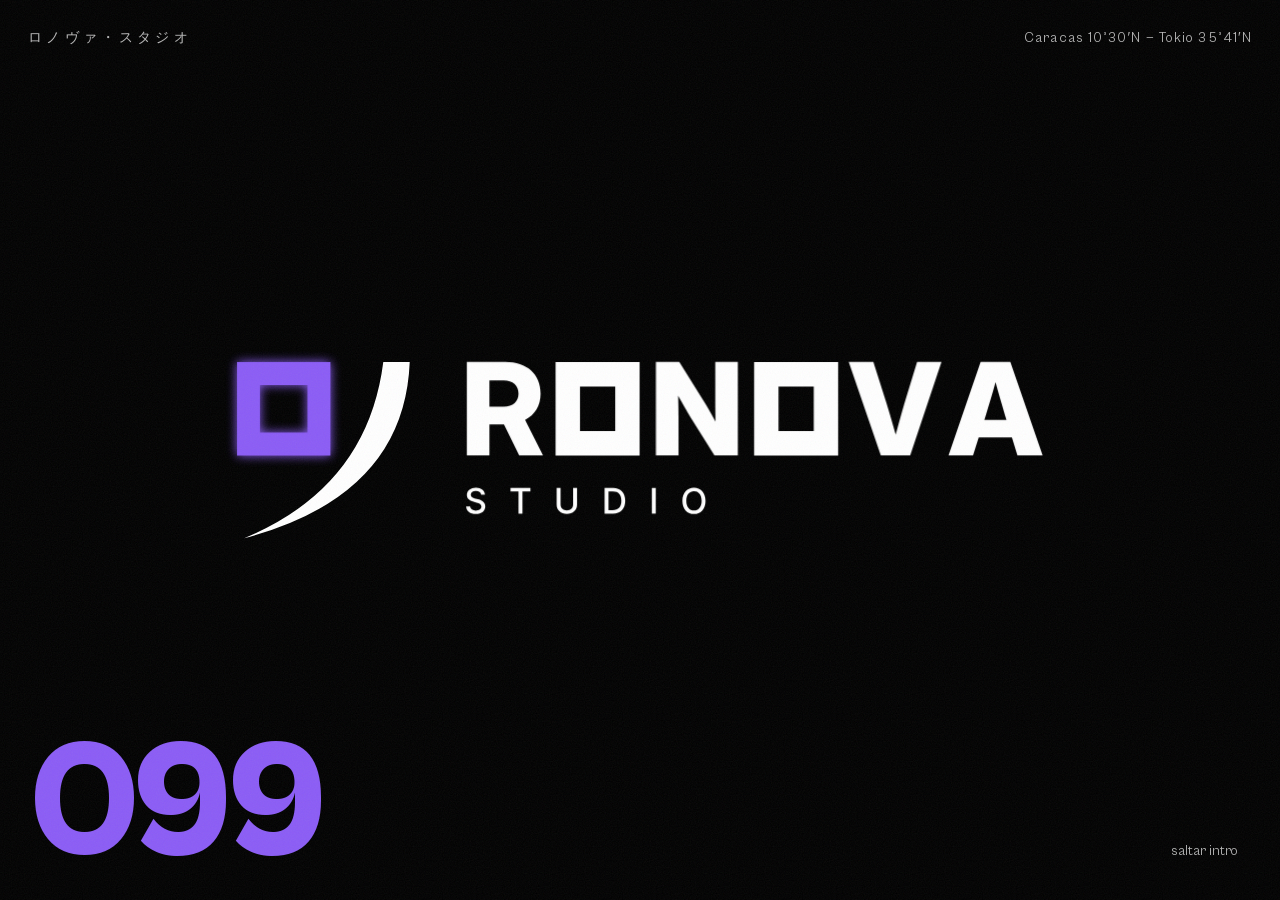
<file: index.html>
<!doctype html>
<html lang="es">
<head>
  <meta charset="utf-8">
  <meta name="viewport" content="width=device-width, initial-scale=1, viewport-fit=cover">
  <title>Ronova Studio · Una idea convertida en software</title>
  <meta name="description" content="Ronova Studio hace páginas web que venden, un verificador para que tu equipo verifique los Pago Móvil sin entrar al banco y agentes de IA que contestan tu Instagram y WhatsApp.">
  <meta name="theme-color" content="#000000">
  <!-- Cada idioma tiene su dirección (en/ y ja/ las genera scripts/idiomas.js) -->
  <link rel="canonical" href="https://ronova-studio.ronovastudio.workers.dev/">
  <link rel="alternate" hreflang="es" href="https://ronova-studio.ronovastudio.workers.dev/">
  <link rel="alternate" hreflang="en" href="https://ronova-studio.ronovastudio.workers.dev/en/">
  <link rel="alternate" hreflang="ja" href="https://ronova-studio.ronovastudio.workers.dev/ja/">
  <link rel="alternate" hreflang="x-default" href="https://ronova-studio.ronovastudio.workers.dev/">
  <!-- Vista previa al compartir el enlace (WhatsApp, Instagram, Facebook).
       Si cambias de dominio, actualiza og:url y og:image con la dirección nueva. -->
  <meta property="og:type" content="website">
  <meta property="og:locale" content="es_VE">
  <meta property="og:site_name" content="Ronova Studio">
  <meta property="og:title" content="Ronova Studio · Una idea convertida en software">
  <meta property="og:description" content="Páginas web que venden, un verificador para verificar pagos sin entrar al banco y agentes de IA que contestan tu Instagram y WhatsApp.">
  <meta property="og:url" content="https://ronova-studio.ronovastudio.workers.dev/">
  <meta property="og:image" content="https://ronova-studio.ronovastudio.workers.dev/img/og.jpg">
  <meta property="og:image:width" content="1200">
  <meta property="og:image:height" content="630">
  <meta property="og:image:alt" content="Ronova Studio: una idea convertida en software">
  <meta name="twitter:card" content="summary_large_image">
  <link rel="icon" href="marca/kit/web/favicon.ico" sizes="any">
  <link rel="icon" href="marca/kit/web/favicon.svg" type="image/svg+xml">
  <link rel="apple-touch-icon" href="marca/kit/web/apple-touch-icon.png">
  <link rel="manifest" href="marca/kit/web/site.webmanifest">
  <!-- Cabinet Grotesk (Fontshare, licencia gratuita) guardada en el proyecto -->
  <link rel="preload" href="fuentes/cabinet-grotesk-800.woff2" as="font" type="font/woff2" crossorigin>
  <link rel="stylesheet" href="css/estilos.css">
  <script>
    // Decide el modo antes de pintar, para que no salte el diseño.
    (function () {
      var d = document.documentElement;
      d.classList.add('js');
      var quieto = matchMedia('(prefers-reduced-motion: reduce)').matches;
      if (!quieto) d.classList.add('con-intro', 'modo-mundo');
    })();
  </script>
</head>
<body>
  <a class="saltar" href="#servicios">Saltar a lo que hacemos</a>

  <header class="barra">
    <a class="barra__marca" href="#inicio" aria-label="Ronova Studio, inicio">
      <img class="logo logo--morado" src="marca/kit/svg/ronova-simbolo-blanco.svg" alt="" width="214" height="216">
      <img class="logo logo--claro" src="marca/kit/svg/ronova-simbolo-color.svg" alt="" width="214" height="216">
      <img class="logo logo--oscuro" src="marca/kit/svg/ronova-simbolo-color-oscuro.svg" alt="" width="214" height="216">
    </a>
    <div class="barra__der">
      <!-- Idioma: cápsula que se abre a lo ancho en la misma barra con una pastilla morada deslizante (js/app.js) -->
      <div class="idioma" data-idioma-selector>
        <button class="idioma__boton" type="button" aria-expanded="false" aria-controls="menu-idioma" aria-label="Cambiar idioma">
          <svg class="idioma__icono" viewBox="0 0 20 20" aria-hidden="true"><circle cx="10" cy="10" r="7.5" fill="none" stroke="currentColor" stroke-width="1.7"/><ellipse cx="10" cy="10" rx="3.4" ry="7.5" fill="none" stroke="currentColor" stroke-width="1.5"/><path d="M3 10h14" fill="none" stroke="currentColor" stroke-width="1.5"/></svg>
          <span class="idioma__actual" data-idioma-actual>ES</span>
        </button>
        <ul class="idioma__menu" id="menu-idioma">
          <li><a href="index.html" lang="es" hreflang="es" data-idioma="es" title="Español" aria-current="true">ES</a></li>
          <li><a href="en/index.html" lang="en" hreflang="en" data-idioma="en" title="English">EN</a></li>
          <li><a href="ja/index.html" lang="ja" hreflang="ja" data-idioma="ja" title="日本語">JA</a></li>
        </ul>
      </div>
      <button class="barra__sonido" type="button" aria-pressed="false" aria-label="Música de fondo">
        <span class="ecualizador" aria-hidden="true"><i></i><i></i><i></i><i></i></span>
        <span class="barra__sonido-texto">sonido</span>
      </button>
      <a class="barra__whatsapp" href="#contacto" data-whatsapp="Hola Ronova Studio, vi su web y quiero hablar de un proyecto." aria-label="Escríbenos por WhatsApp">
        <svg viewBox="0 0 24 24" aria-hidden="true"><path d="M12 2.5a9.5 9.5 0 0 0-8.2 14.3L2.6 21.4l4.7-1.2A9.5 9.5 0 1 0 12 2.5z" fill="none" stroke="currentColor" stroke-width="1.8" stroke-linejoin="round"/><path d="M8.6 7.4c.3-.5.8-.5 1.1 0l.8 1.6c.2.4.1.8-.2 1.1l-.5.5a5.8 5.8 0 0 0 3.3 3.3l.5-.5c.3-.3.7-.4 1.1-.2l1.6.8c.5.3.5.8 0 1.1-.8.6-1.9.9-2.9.6a8.6 8.6 0 0 1-5.4-5.4c-.3-1 0-2.1.6-2.9z" fill="currentColor"/></svg>
        <span class="barra__whatsapp-texto">escríbenos</span>
      </a>
      <button class="barra__menu" type="button" aria-expanded="false" aria-controls="menu">menú</button>
    </div>
  </header>

  <div class="menu" id="menu" hidden>
    <aside class="menu__lado">
      <img class="menu__logo" src="marca/kit/svg/ronova-vertical-color-oscuro.svg" alt="Ronova Studio" width="677" height="594">
      <p><b>Una idea convertida en software.</b> Un estudio inspirado en la cultura japonesa, desde Venezuela para todo el mundo.</p>
      <p class="menu__reloj"><span>Caracas <b data-hora="America/Caracas">--:--</b></span><span lang="ja">東京 <b data-hora="Asia/Tokyo">--:--</b></span></p>
      <a class="boton boton--morado" href="#contacto" data-whatsapp="Hola Ronova Studio, vi su web y quiero hablar de una idea.">escríbenos por whatsapp</a>
    </aside>
    <!-- La red: cada sesión es una neurona conectada a las demás (js/experiencia.js) -->
    <div class="menu__red">
      <svg class="menu__conexiones" aria-hidden="true"></svg>
      <nav class="menu__nav" aria-label="Principal">
      <a href="#inicio"><span class="menu__num" lang="ja" aria-hidden="true">一</span><span class="menu__nombre"><small>01</small> inicio</span><span class="menu__desc">una idea convertida en software</span></a>
      <a href="#estudio"><span class="menu__num" lang="ja" aria-hidden="true">二</span><span class="menu__nombre"><small>02</small> ronova studio</span><span class="menu__desc">el estudio y su forma de trabajar</span></a>
      <a href="#yo"><span class="menu__num" lang="ja" aria-hidden="true">三</span><span class="menu__nombre"><small>03</small> harry gonzález</span><span class="menu__desc">el fundador</span></a>
      <a href="#servicios"><span class="menu__num" lang="ja" aria-hidden="true">四</span><span class="menu__nombre"><small>04</small> lo que hacemos</span><span class="menu__desc">webs, pagos y agentes de IA</span></a>
      <a href="#web"><span class="menu__num" lang="ja" aria-hidden="true">五</span><span class="menu__nombre"><small>05</small> páginas web</span><span class="menu__desc">proyectos reales</span></a>
      <a href="#verificador"><span class="menu__num" lang="ja" aria-hidden="true">六</span><span class="menu__nombre"><small>06</small> verificador</span><span class="menu__desc">pagos sin esperar al dueño</span></a>
      <a href="#agentes"><span class="menu__num" lang="ja" aria-hidden="true">七</span><span class="menu__nombre"><small>07</small> agentes de ia</span><span class="menu__desc">contestan por ti, a cualquier hora</span></a>
      <a href="#proceso"><span class="menu__num" lang="ja" aria-hidden="true">八</span><span class="menu__nombre"><small>08</small> cómo trabajamos</span><span class="menu__desc">de la idea a publicarlo</span></a>
      <a href="#clientes"><span class="menu__num" lang="ja" aria-hidden="true">九</span><span class="menu__nombre"><small>09</small> lo que dicen</span><span class="menu__desc">clientes reales</span></a>
      <a href="#contacto"><span class="menu__num" lang="ja" aria-hidden="true">十</span><span class="menu__nombre"><small>10</small> hablemos</span><span class="menu__desc">escríbenos</span></a>
      </nav>
    </div>
  </div>

  <div class="camara">
    <main class="mundo">

      <!-- 1 · INICIO -->
      <section class="sesion sesion--inicio" id="inicio" data-tono="morado" data-nombre="inicio" aria-labelledby="t-inicio">
        <div class="escena" aria-hidden="true">
          <video muted loop playsinline preload="none" poster="video/escenas/neon.webp"><source src="video/escenas/neon.mp4" type="video/mp4"></video>
        </div>
        <div class="inicio__campo">
          <h1 id="t-inicio" class="inicio__titulo">una idea <br class="solo-movil">convertida<br>en software.</h1>
          <!-- La misma frase, hecha de código: se ve solo bajo el cursor (js/experiencia.js) -->
          <p class="inicio__titulo inicio__titulo--codigo" aria-hidden="true">una idea <br class="solo-movil">convertida<br>en software.</p>
          <p class="inicio__vertical" lang="ja" aria-hidden="true">ロノヴァ・スタジオ</p>
        </div>
        <figure class="inicio__foto">
          <video muted loop playsinline preload="auto" poster="video/escenas/farol.webp" width="540" height="720" aria-label="Farol de papel con letras japonesas en una calle de Tokio">
            <source src="video/escenas/farol.mp4" type="video/mp4">
          </video>
        </figure>
        <div class="inicio__banda">
          <p>Un sueño grande y una forma de trabajar: la japonesa, donde cada detalle importa. En Ronova Studio le damos forma a tu idea.</p>
          <a class="boton boton--morado" href="#servicios">ver lo que hacemos</a>
        </div>
      </section>

      <!-- 2 · RONOVA STUDIO (BORRADOR en la ficha: confirma los datos en docs/pendientes.md) -->
      <section class="sesion sesion--estudio" id="estudio" data-tono="claro" data-nombre="ronova studio" aria-labelledby="t-estudio">
        <!-- El código real de esta página, subiendo despacio (js/experiencia.js) -->
        <div class="escena escena--codigo" aria-hidden="true"><pre class="codigo-vivo"></pre></div>
        <figure class="estudio__marca">
          <img src="marca/kit/svg/ronova-vertical-color-oscuro.svg" alt="Ronova Studio" width="677" height="594">
          <figcaption lang="ja" aria-hidden="true">ロノヴァ・スタジオ</figcaption>
        </figure>
        <div class="estudio__texto">
          <h2 id="t-estudio" class="titulo">un estudio<br>de software</h2>
          <p class="estudio__frase">Ronova Studio nace en Venezuela, inspirado en la cultura japonesa y su <span lang="ja-Latn">monozukuri</span>: literalmente "hacer cosas"; en Japón, <em>el orgullo de hacerlas con oficio y cuidado en cada detalle</em>. Hoy hacemos páginas web, herramientas de pago y agentes de IA para negocios reales, con una meta clara: crecer paso a paso hasta ser un gran estudio, abierto a cualquiera que tenga una idea.</p>
          <dl class="ficha">
            <div><dt><span lang="ja">誕生</span> nació</dt><dd class="borrador-dato">2026</dd></div>
            <div><dt><span lang="ja">拠点</span> desde</dt><dd>Venezuela</dd></div>
            <div><dt><span lang="ja">対象</span> para</dt><dd>todo el mundo</dd></div>
            <div><dt><span lang="ja">夢</span> sueña con</dt><dd>crear cosas grandes</dd></div>
            <div><dt><span lang="ja">哲学</span> filosofía</dt><dd><span lang="ja">ものづくり</span> monozukuri</dd></div>
          </dl>
        </div>
        <ul class="estudio__pilares" aria-label="Valores del estudio">
          <li><span class="valor__kanji" lang="ja">こだわり</span><b>kodawari</b><span>Obsesión por los detalles: nada sale con un "ya está bien".</span></li>
          <li><span class="valor__kanji" lang="ja">改善</span><b>kaizen</b><span>Mejorar un poco cada día, en cada proyecto y en cada línea de código.</span></li>
          <li><span class="valor__kanji" lang="ja">おもてなし</span><b>omotenashi</b><span>Hospitalidad japonesa: cuidar a cada persona que llega con una idea.</span></li>
        </ul>
      </section>

      <!-- 3 · EL FUNDADOR (PENDIENTE: la foto original en buena calidad, ver docs/pendientes.md) -->
      <section class="sesion sesion--yo" id="yo" data-tono="oscuro" data-nombre="el fundador" aria-labelledby="t-yo">
        <figure class="yo__foto">
          <div class="yo__escena">
            <svg class="anillos anillos--atras" aria-hidden="true"><defs><linearGradient id="anillo-atras" x1="0" x2="1" y1="0" y2="0"><stop offset="0" stop-color="#8b5cf6" stop-opacity="0"/><stop offset=".5" stop-color="#8b5cf6" stop-opacity="1"/><stop offset="1" stop-color="#8b5cf6" stop-opacity="0"/></linearGradient><linearGradient id="puntos-atras" x1="0" x2="1" y1="0" y2="0"><stop offset="0" stop-color="#fff" stop-opacity="0"/><stop offset=".5" stop-color="#fff" stop-opacity=".55"/><stop offset="1" stop-color="#fff" stop-opacity="0"/></linearGradient></defs><ellipse class="anillo anillo--marcas" stroke="url(#anillo-atras)"/><ellipse class="anillo anillo--puntos" stroke="url(#puntos-atras)"/></svg>
            <img class="yo__retrato" src="img/yo.webp" alt="Harry González, fundador de Ronova Studio, con un filtro morado" width="1024" height="1536">
            <!-- Las herramientas con las que trabajo giran alrededor de la foto -->
            <svg class="anillos anillos--frente" aria-hidden="true"><defs><linearGradient id="anillo-frente" x1="0" x2="1" y1="0" y2="0"><stop offset="0" stop-color="#8b5cf6" stop-opacity="0"/><stop offset=".5" stop-color="#8b5cf6" stop-opacity="1"/><stop offset="1" stop-color="#8b5cf6" stop-opacity="0"/></linearGradient><linearGradient id="puntos-frente" x1="0" x2="1" y1="0" y2="0"><stop offset="0" stop-color="#fff" stop-opacity="0"/><stop offset=".5" stop-color="#fff" stop-opacity=".55"/><stop offset="1" stop-color="#fff" stop-opacity="0"/></linearGradient></defs><ellipse class="anillo anillo--marcas" stroke="url(#anillo-frente)"/><ellipse class="anillo anillo--puntos" stroke="url(#puntos-frente)"/></svg>
            <ul class="orbita" aria-label="Herramientas con las que trabajo">
            <li class="orbita__item" style="--i: 0; --color: #E34F26"><span class="orbita__chip"><svg viewBox="0 0 24 24" role="img" aria-label="HTML"><path d="M1.5 0h21l-1.91 21.563L11.977 24l-8.564-2.438L1.5 0zm7.031 9.75l-.232-2.718 10.059.003.23-2.622L5.412 4.41l.698 8.01h9.126l-.326 3.426-2.91.804-2.955-.81-.188-2.11H6.248l.33 4.171L12 19.351l5.379-1.443.744-8.157H8.531z"/></svg></span><span class="orbita__nombre">HTML</span></li>
            <li class="orbita__item" style="--i: 1; --color: #1572B6"><span class="orbita__chip"><svg viewBox="0 0 24 24" role="img" aria-label="CSS"><path d="M1.5 0h21l-1.91 21.563L11.977 24l-8.565-2.438L1.5 0zm17.09 4.413L5.41 4.41l.213 2.622 10.125.002-.255 2.716h-6.64l.24 2.573h6.182l-.366 3.523-2.91.804-2.956-.81-.188-2.11h-2.61l.29 3.855L12 19.288l5.373-1.53L18.59 4.414z"/></svg></span><span class="orbita__nombre">CSS</span></li>
            <li class="orbita__item" style="--i: 2; --color: #F7DF1E"><span class="orbita__chip"><svg viewBox="0 0 24 24" role="img" aria-label="JavaScript"><path d="M0 0h24v24H0V0zm22.034 18.276c-.175-1.095-.888-2.015-3.003-2.873-.736-.345-1.554-.585-1.797-1.14-.091-.33-.105-.51-.046-.705.15-.646.915-.84 1.515-.66.39.12.75.42.976.9 1.034-.676 1.034-.676 1.755-1.125-.27-.42-.404-.601-.586-.78-.63-.705-1.469-1.065-2.834-1.034l-.705.089c-.676.165-1.32.525-1.71 1.005-1.14 1.291-.811 3.541.569 4.471 1.365 1.02 3.361 1.244 3.616 2.205.24 1.17-.87 1.545-1.966 1.41-.811-.18-1.26-.586-1.755-1.336l-1.83 1.051c.21.48.45.689.81 1.109 1.74 1.756 6.09 1.666 6.871-1.004.029-.09.24-.705.074-1.65l.046.067zm-8.983-7.245h-2.248c0 1.938-.009 3.864-.009 5.805 0 1.232.063 2.363-.138 2.711-.33.689-1.18.601-1.566.48-.396-.196-.597-.466-.83-.855-.063-.105-.11-.196-.127-.196l-1.825 1.125c.305.63.75 1.172 1.324 1.517.855.51 2.004.675 3.207.405.783-.226 1.458-.691 1.811-1.411.51-.93.402-2.07.397-3.346.012-2.054 0-4.109 0-6.179l.004-.056z"/></svg></span><span class="orbita__nombre">JavaScript</span></li>
            <li class="orbita__item" style="--i: 3; --color: #3178C6"><span class="orbita__chip"><svg viewBox="0 0 24 24" role="img" aria-label="TypeScript"><path d="M1.125 0C.502 0 0 .502 0 1.125v21.75C0 23.498.502 24 1.125 24h21.75c.623 0 1.125-.502 1.125-1.125V1.125C24 .502 23.498 0 22.875 0zm17.363 9.75c.612 0 1.154.037 1.627.111a6.38 6.38 0 0 1 1.306.34v2.458a3.95 3.95 0 0 0-.643-.361 5.093 5.093 0 0 0-.717-.26 5.453 5.453 0 0 0-1.426-.2c-.3 0-.573.028-.819.086a2.1 2.1 0 0 0-.623.242c-.17.104-.3.229-.393.374a.888.888 0 0 0-.14.49c0 .196.053.373.156.529.104.156.252.304.443.444s.423.276.696.41c.273.135.582.274.926.416.47.197.892.407 1.266.628.374.222.695.473.963.753.268.279.472.598.614.957.142.359.214.776.214 1.253 0 .657-.125 1.21-.373 1.656a3.033 3.033 0 0 1-1.012 1.085 4.38 4.38 0 0 1-1.487.596c-.566.12-1.163.18-1.79.18a9.916 9.916 0 0 1-1.84-.164 5.544 5.544 0 0 1-1.512-.493v-2.63a5.033 5.033 0 0 0 3.237 1.2c.333 0 .624-.03.872-.09.249-.06.456-.144.623-.25.166-.108.29-.234.373-.38a1.023 1.023 0 0 0-.074-1.089 2.12 2.12 0 0 0-.537-.5 5.597 5.597 0 0 0-.807-.444 27.72 27.72 0 0 0-1.007-.436c-.918-.383-1.602-.852-2.053-1.405-.45-.553-.676-1.222-.676-2.005 0-.614.123-1.141.369-1.582.246-.441.58-.804 1.004-1.089a4.494 4.494 0 0 1 1.47-.629 7.536 7.536 0 0 1 1.77-.201zm-15.113.188h9.563v2.166H9.506v9.646H6.789v-9.646H3.375z"/></svg></span><span class="orbita__nombre">TypeScript</span></li>
            <li class="orbita__item" style="--i: 4; --color: #3776AB"><span class="orbita__chip"><svg viewBox="0 0 24 24" role="img" aria-label="Python"><path d="M14.25.18l.9.2.73.26.59.3.45.32.34.34.25.34.16.33.1.3.04.26.02.2-.01.13V8.5l-.05.63-.13.55-.21.46-.26.38-.3.31-.33.25-.35.19-.35.14-.33.1-.3.07-.26.04-.21.02H8.77l-.69.05-.59.14-.5.22-.41.27-.33.32-.27.35-.2.36-.15.37-.1.35-.07.32-.04.27-.02.21v3.06H3.17l-.21-.03-.28-.07-.32-.12-.35-.18-.36-.26-.36-.36-.35-.46-.32-.59-.28-.73-.21-.88-.14-1.05-.05-1.23.06-1.22.16-1.04.24-.87.32-.71.36-.57.4-.44.42-.33.42-.24.4-.16.36-.1.32-.05.24-.01h.16l.06.01h8.16v-.83H6.18l-.01-2.75-.02-.37.05-.34.11-.31.17-.28.25-.26.31-.23.38-.2.44-.18.51-.15.58-.12.64-.1.71-.06.77-.04.84-.02 1.27.05zm-6.3 1.98l-.23.33-.08.41.08.41.23.34.33.22.41.09.41-.09.33-.22.23-.34.08-.41-.08-.41-.23-.33-.33-.22-.41-.09-.41.09zm13.09 3.95l.28.06.32.12.35.18.36.27.36.35.35.47.32.59.28.73.21.88.14 1.04.05 1.23-.06 1.23-.16 1.04-.24.86-.32.71-.36.57-.4.45-.42.33-.42.24-.4.16-.36.09-.32.05-.24.02-.16-.01h-8.22v.82h5.84l.01 2.76.02.36-.05.34-.11.31-.17.29-.25.25-.31.24-.38.2-.44.17-.51.15-.58.13-.64.09-.71.07-.77.04-.84.01-1.27-.04-1.07-.14-.9-.2-.73-.25-.59-.3-.45-.33-.34-.34-.25-.34-.16-.33-.1-.3-.04-.25-.02-.2.01-.13v-5.34l.05-.64.13-.54.21-.46.26-.38.3-.32.33-.24.35-.2.35-.14.33-.1.3-.06.26-.04.21-.02.13-.01h5.84l.69-.05.59-.14.5-.21.41-.28.33-.32.27-.35.2-.36.15-.36.1-.35.07-.32.04-.28.02-.21V6.07h2.09l.14.01zm-6.47 14.25l-.23.33-.08.41.08.41.23.33.33.23.41.08.41-.08.33-.23.23-.33.08-.41-.08-.41-.23-.33-.33-.23-.41-.08-.41.08z"/></svg></span><span class="orbita__nombre">Python</span></li>
            <li class="orbita__item" style="--i: 5; --color: #D97757"><span class="orbita__chip"><svg viewBox="0 0 24 24" role="img" aria-label="Claude"><path d="m4.7144 15.9555 4.7174-2.6471.079-.2307-.079-.1275h-.2307l-.7893-.0486-2.6956-.0729-2.3375-.0971-2.2646-.1214-.5707-.1215-.5343-.7042.0546-.3522.4797-.3218.686.0608 1.5179.1032 2.2767.1578 1.6514.0972 2.4468.255h.3886l.0546-.1579-.1336-.0971-.1032-.0972L6.973 9.8356l-2.55-1.6879-1.3356-.9714-.7225-.4918-.3643-.4614-.1578-1.0078.6557-.7225.8803.0607.2246.0607.8925.686 1.9064 1.4754 2.4893 1.8336.3643.3035.1457-.1032.0182-.0728-.164-.2733-1.3539-2.4467-1.445-2.4893-.6435-1.032-.17-.6194c-.0607-.255-.1032-.4674-.1032-.7285L6.287.1335 6.6997 0l.9957.1336.419.3642.6192 1.4147 1.0018 2.2282 1.5543 3.0296.4553.8985.2429.8318.091.255h.1579v-.1457l.1275-1.706.2368-2.0947.2307-2.6957.0789-.7589.3764-.9107.7468-.4918.5828.2793.4797.686-.0668.4433-.2853 1.8517-.5586 2.9021-.3643 1.9429h.2125l.2429-.2429.9835-1.3053 1.6514-2.0643.7286-.8196.85-.9046.5464-.4311h1.0321l.759 1.1293-.34 1.1657-1.0625 1.3478-.8804 1.1414-1.2628 1.7-.7893 1.36.0729.1093.1882-.0183 2.8535-.607 1.5421-.2794 1.8396-.3157.8318.3886.091.3946-.3278.8075-1.967.4857-2.3072.4614-3.4364.8136-.0425.0304.0486.0607 1.5482.1457.6618.0364h1.621l3.0175.2247.7892.522.4736.6376-.079.4857-1.2142.6193-1.6393-.3886-3.825-.9107-1.3113-.3279h-.1822v.1093l1.0929 1.0686 2.0035 1.8092 2.5075 2.3314.1275.5768-.3218.4554-.34-.0486-2.2039-1.6575-.85-.7468-1.9246-1.621h-.1275v.17l.4432.6496 2.3436 3.5214.1214 1.0807-.17.3521-.6071.2125-.6679-.1214-1.3721-1.9246L14.38 17.959l-1.1414-1.9428-.1397.079-.674 7.2552-.3156.3703-.7286.2793-.6071-.4614-.3218-.7468.3218-1.4753.3886-1.9246.3157-1.53.2853-1.9004.17-.6314-.0121-.0425-.1397.0182-1.4328 1.9672-2.1796 2.9446-1.7243 1.8456-.4128.164-.7164-.3704.0667-.6618.4008-.5889 2.386-3.0357 1.4389-1.882.929-1.0868-.0062-.1579h-.0546l-6.3385 4.1164-1.1293.1457-.4857-.4554.0608-.7467.2307-.2429 1.9064-1.3114Z"/></svg></span><span class="orbita__nombre">Claude</span></li>
            <li class="orbita__item" style="--i: 6; --color: #FCC624"><span class="orbita__chip"><svg viewBox="0 0 24 24" role="img" aria-label="Linux"><path d="M12.504 0c-.155 0-.315.008-.48.021-4.226.333-3.105 4.807-3.17 6.298-.076 1.092-.3 1.953-1.05 3.02-.885 1.051-2.127 2.75-2.716 4.521-.278.832-.41 1.684-.287 2.489a.424.424 0 00-.11.135c-.26.268-.45.6-.663.839-.199.199-.485.267-.797.4-.313.136-.658.269-.864.68-.09.189-.136.394-.132.602 0 .199.027.4.055.536.058.399.116.728.04.97-.249.68-.28 1.145-.106 1.484.174.334.535.47.94.601.81.2 1.91.135 2.774.6.926.466 1.866.67 2.616.47.526-.116.97-.464 1.208-.946.587-.003 1.23-.269 2.26-.334.699-.058 1.574.267 2.577.2.025.134.063.198.114.333l.003.003c.391.778 1.113 1.132 1.884 1.071.771-.06 1.592-.536 2.257-1.306.631-.765 1.683-1.084 2.378-1.503.348-.199.629-.469.649-.853.023-.4-.2-.811-.714-1.376v-.097l-.003-.003c-.17-.2-.25-.535-.338-.926-.085-.401-.182-.786-.492-1.046h-.003c-.059-.054-.123-.067-.188-.135a.357.357 0 00-.19-.064c.431-1.278.264-2.55-.173-3.694-.533-1.41-1.465-2.638-2.175-3.483-.796-1.005-1.576-1.957-1.56-3.368.026-2.152.236-6.133-3.544-6.139zm.529 3.405h.013c.213 0 .396.062.584.198.19.135.33.332.438.533.105.259.158.459.166.724 0-.02.006-.04.006-.06v.105a.086.086 0 01-.004-.021l-.004-.024a1.807 1.807 0 01-.15.706.953.953 0 01-.213.335.71.71 0 00-.088-.042c-.104-.045-.198-.064-.284-.133a1.312 1.312 0 00-.22-.066c.05-.06.146-.133.183-.198.053-.128.082-.264.088-.402v-.02a1.21 1.21 0 00-.061-.4c-.045-.134-.101-.2-.183-.333-.084-.066-.167-.132-.267-.132h-.016c-.093 0-.176.03-.262.132a.8.8 0 00-.205.334 1.18 1.18 0 00-.09.4v.019c.002.089.008.179.02.267-.193-.067-.438-.135-.607-.202a1.635 1.635 0 01-.018-.2v-.02a1.772 1.772 0 01.15-.768c.082-.22.232-.406.43-.533a.985.985 0 01.594-.2zm-2.962.059h.036c.142 0 .27.048.399.135.146.129.264.288.344.465.09.199.14.4.153.667v.004c.007.134.006.2-.002.266v.08c-.03.007-.056.018-.083.024-.152.055-.274.135-.393.2.012-.09.013-.18.003-.267v-.015c-.012-.133-.04-.2-.082-.333a.613.613 0 00-.166-.267.248.248 0 00-.183-.064h-.021c-.071.006-.13.04-.186.132a.552.552 0 00-.12.27.944.944 0 00-.023.33v.015c.012.135.037.2.08.334.046.134.098.2.166.268.01.009.02.018.034.024-.07.057-.117.07-.176.136a.304.304 0 01-.131.068 2.62 2.62 0 01-.275-.402 1.772 1.772 0 01-.155-.667 1.759 1.759 0 01.08-.668 1.43 1.43 0 01.283-.535c.128-.133.26-.2.418-.2zm1.37 1.706c.332 0 .733.065 1.216.399.293.2.523.269 1.052.468h.003c.255.136.405.266.478.399v-.131a.571.571 0 01.016.47c-.123.31-.516.643-1.063.842v.002c-.268.135-.501.333-.775.465-.276.135-.588.292-1.012.267a1.139 1.139 0 01-.448-.067 3.566 3.566 0 01-.322-.198c-.195-.135-.363-.332-.612-.465v-.005h-.005c-.4-.246-.616-.512-.686-.71-.07-.268-.005-.47.193-.6.224-.135.38-.271.483-.336.104-.074.143-.102.176-.131h.002v-.003c.169-.202.436-.47.839-.601.139-.036.294-.065.466-.065zm2.8 2.142c.358 1.417 1.196 3.475 1.735 4.473.286.534.855 1.659 1.102 3.024.156-.005.33.018.513.064.646-1.671-.546-3.467-1.089-3.966-.22-.2-.232-.335-.123-.335.59.534 1.365 1.572 1.646 2.757.13.535.16 1.104.021 1.67.067.028.135.06.205.067 1.032.534 1.413.938 1.23 1.537v-.043c-.06-.003-.12 0-.18 0h-.016c.151-.467-.182-.825-1.065-1.224-.915-.4-1.646-.336-1.77.465-.008.043-.013.066-.018.135-.068.023-.139.053-.209.064-.43.268-.662.669-.793 1.187-.13.533-.17 1.156-.205 1.869v.003c-.02.334-.17.838-.319 1.35-1.5 1.072-3.58 1.538-5.348.334a2.645 2.645 0 00-.402-.533 1.45 1.45 0 00-.275-.333c.182 0 .338-.03.465-.067a.615.615 0 00.314-.334c.108-.267 0-.697-.345-1.163-.345-.467-.931-.995-1.788-1.521-.63-.4-.986-.87-1.15-1.396-.165-.534-.143-1.085-.015-1.645.245-1.07.873-2.11 1.274-2.763.107-.065.037.135-.408.974-.396.751-1.14 2.497-.122 3.854a8.123 8.123 0 01.647-2.876c.564-1.278 1.743-3.504 1.836-5.268.048.036.217.135.289.202.218.133.38.333.59.465.21.201.477.335.876.335.039.003.075.006.11.006.412 0 .73-.134.997-.268.29-.134.52-.334.74-.4h.005c.467-.135.835-.402 1.044-.7zm2.185 8.958c.037.6.343 1.245.882 1.377.588.134 1.434-.333 1.791-.765l.211-.01c.315-.007.577.01.847.268l.003.003c.208.199.305.53.391.876.085.4.154.78.409 1.066.486.527.645.906.636 1.14l.003-.007v.018l-.003-.012c-.015.262-.185.396-.498.595-.63.401-1.746.712-2.457 1.57-.618.737-1.37 1.14-2.036 1.191-.664.053-1.237-.2-1.574-.898l-.005-.003c-.21-.4-.12-1.025.056-1.69.176-.668.428-1.344.463-1.897.037-.714.076-1.335.195-1.814.12-.465.308-.797.641-.984l.045-.022zm-10.814.049h.01c.053 0 .105.005.157.014.376.055.706.333 1.023.752l.91 1.664.003.003c.243.533.754 1.064 1.189 1.637.434.598.77 1.131.729 1.57v.006c-.057.744-.48 1.148-1.125 1.294-.645.135-1.52.002-2.395-.464-.968-.536-2.118-.469-2.857-.602-.369-.066-.61-.2-.723-.4-.11-.2-.113-.602.123-1.23v-.004l.002-.003c.117-.334.03-.752-.027-1.118-.055-.401-.083-.71.043-.94.16-.334.396-.4.69-.533.294-.135.64-.202.915-.47h.002v-.002c.256-.268.445-.601.668-.838.19-.201.38-.336.663-.336zm7.159-9.074c-.435.201-.945.535-1.488.535-.542 0-.97-.267-1.28-.466-.154-.134-.28-.268-.373-.335-.164-.134-.144-.333-.074-.333.109.016.129.134.199.2.096.066.215.2.36.333.292.2.68.467 1.167.467.485 0 1.053-.267 1.398-.466.195-.135.445-.334.648-.467.156-.136.149-.267.279-.267.128.016.034.134-.147.332a8.097 8.097 0 01-.69.468zm-1.082-1.583V5.64c-.006-.02.013-.042.029-.05.074-.043.18-.027.26.004.063 0 .16.067.15.135-.006.049-.085.066-.135.066-.055 0-.092-.043-.141-.068-.052-.018-.146-.008-.163-.065zm-.551 0c-.02.058-.113.049-.166.066-.047.025-.086.068-.14.068-.05 0-.13-.02-.136-.068-.01-.066.088-.133.15-.133.08-.031.184-.047.259-.005.019.009.036.03.03.05v.02h.003z"/></svg></span><span class="orbita__nombre">Linux</span></li>
            <li class="orbita__item" style="--i: 7; --color: #F38020"><span class="orbita__chip"><svg viewBox="0 0 24 24" role="img" aria-label="Cloudflare"><path d="M16.5088 16.8447c.1475-.5068.0908-.9707-.1553-1.3154-.2246-.3164-.6045-.499-1.0615-.5205l-8.6592-.1123a.1559.1559 0 0 1-.1333-.0713c-.0283-.042-.0351-.0986-.021-.1553.0278-.084.1123-.1484.2036-.1562l8.7359-.1123c1.0351-.0489 2.1601-.8868 2.5537-1.9136l.499-1.3013c.0215-.0561.0293-.1128.0147-.168-.5625-2.5463-2.835-4.4453-5.5499-4.4453-2.5039 0-4.6284 1.6177-5.3876 3.8614-.4927-.3658-1.1187-.5625-1.794-.499-1.2026.119-2.1665 1.083-2.2861 2.2856-.0283.31-.0069.6128.0635.894C1.5683 13.171 0 14.7754 0 16.752c0 .1748.0142.3515.0352.5273.0141.083.0844.1475.1689.1475h15.9814c.0909 0 .1758-.0645.2032-.1553l.12-.4268zm2.7568-5.5634c-.0771 0-.1611 0-.2383.0112-.0566 0-.1054.0415-.127.0976l-.3378 1.1744c-.1475.5068-.0918.9707.1543 1.3164.2256.3164.6055.498 1.0625.5195l1.8437.1133c.0557 0 .1055.0263.1329.0703.0283.043.0351.1074.0214.1562-.0283.084-.1132.1485-.204.1553l-1.921.1123c-1.041.0488-2.1582.8867-2.5527 1.914l-.1406.3585c-.0283.0713.0215.1416.0986.1416h6.5977c.0771 0 .1474-.0489.169-.126.1122-.4082.1757-.837.1757-1.2803 0-2.6025-2.125-4.727-4.7344-4.727"/></svg></span><span class="orbita__nombre">Cloudflare</span></li>
            <li class="orbita__item" style="--i: 8; --color: #FFFFFF"><span class="orbita__chip"><svg viewBox="0 0 24 24" role="img" aria-label="GitHub"><path d="M12 .297c-6.63 0-12 5.373-12 12 0 5.303 3.438 9.8 8.205 11.385.6.113.82-.258.82-.577 0-.285-.01-1.04-.015-2.04-3.338.724-4.042-1.61-4.042-1.61C4.422 18.07 3.633 17.7 3.633 17.7c-1.087-.744.084-.729.084-.729 1.205.084 1.838 1.236 1.838 1.236 1.07 1.835 2.809 1.305 3.495.998.108-.776.417-1.305.76-1.605-2.665-.3-5.466-1.332-5.466-5.93 0-1.31.465-2.38 1.235-3.22-.135-.303-.54-1.523.105-3.176 0 0 1.005-.322 3.3 1.23.96-.267 1.98-.399 3-.405 1.02.006 2.04.138 3 .405 2.28-1.552 3.285-1.23 3.285-1.23.645 1.653.24 2.873.12 3.176.765.84 1.23 1.91 1.23 3.22 0 4.61-2.805 5.625-5.475 5.92.42.36.81 1.096.81 2.22 0 1.606-.015 2.896-.015 3.286 0 .315.21.69.825.57C20.565 22.092 24 17.592 24 12.297c0-6.627-5.373-12-12-12"/></svg></span><span class="orbita__nombre">GitHub</span></li>
            </ul>
          </div>
        </figure>
        <div class="yo__texto">
          <!-- Igual que la frase del inicio: bajo el cursor, el nombre se ve hecho de código -->
          <div class="revela">
            <h2 id="t-yo" class="titulo yo__titulo">harry gonzález</h2>
            <p class="titulo yo__titulo revela__codigo" aria-hidden="true">harry gonzález</p>
          </div>
          <p class="yo__frase">Fundador de Ronova Studio, estudiante de Ciencias de la Computación en la UCV y un chico muy autodidacta: casi todo lo que sé lo aprendí por mi cuenta.</p>
          <p>Amo los videojuegos, y de uno de ellos viene el nombre Ronova. Lo japonés viene de dos distribuciones de Linux que uso, inspiradas en Japón y <em class="yo__japon">hechas con tanto cuidado que se sienten perfectas</em>. Eso busco en todo lo que hago. Mi sueño es que Ronova Studio llegue a ser un lugar lleno de gente creando cosas grandes.</p>
          <ul class="yo__datos" aria-label="Datos">
            <li>Computación · UCV</li>
            <li>autodidacta</li>
            <li>gamer</li>
            <li>linuxero</li>
            <li>21 años</li>
          </ul>
          <div class="yo__acciones">
            <a class="boton boton--blanco" href="#web">mira lo que he hecho <span aria-hidden="true">→</span></a>
            <a class="boton boton--borde" href="#contacto" data-whatsapp="Hola Harry, vi tu web y quiero hablar de una idea.">escríbeme</a>
          </div>
        </div>
      </section>

      <!-- 4 · LO QUE HACEMOS: una máquina expendedora japonesa (自販機). Para agregar un servicio, copia un <li>. -->
      <section class="sesion sesion--servicios" id="servicios" data-tono="morado" data-nombre="lo que hacemos" aria-labelledby="t-servicios">
        <div class="maquina">
          <!-- El letrero luminoso de la máquina es el título de la sesión -->
          <div class="maquina__letrero">
            <p class="maquina__marca" lang="ja" aria-hidden="true">ロノ自販機</p>
            <h2 id="t-servicios" class="maquina__titulo">lo que hacemos</h2>
            <p class="servicios__leyenda"><span class="lampara lampara--si"></span> disponible <span class="lampara lampara--no"></span> próximamente</p>
          </div>
          <ul class="maquina__vitrina">
            <li class="producto"><a href="#web"><span class="producto__kanji" lang="ja" aria-hidden="true">網</span><b>páginas web</b><span class="producto__desc">Webs hechas a medida que venden desde el celular.</span><span class="producto__estado"><span class="lampara lampara--si"></span><span lang="ja">販売中</span> disponible</span></a></li>
            <li class="producto"><a href="#verificador"><span class="producto__kanji" lang="ja" aria-hidden="true">確</span><b>verificador de pagos</b><span class="producto__desc">Tu equipo verifica cada Pago Móvil sin entrar al banco.</span><span class="producto__estado"><span class="lampara lampara--si"></span><span lang="ja">販売中</span> disponible</span></a></li>
            <li class="producto"><a href="#agentes"><span class="producto__kanji" lang="ja" aria-hidden="true">話</span><b>agentes de IA</b><span class="producto__desc">Contestan tu Instagram y tu WhatsApp a cualquier hora.</span><span class="producto__estado"><span class="lampara lampara--si"></span><span lang="ja">販売中</span> disponible</span></a></li>
            <li class="producto producto--pronto"><div><span class="producto__kanji" lang="ja" aria-hidden="true">遊</span><svg class="producto__candado" viewBox="0 0 24 24" aria-hidden="true"><path d="M7 10V7a5 5 0 0 1 10 0v3" fill="none" stroke="currentColor" stroke-width="2" stroke-linecap="round"/><rect x="4.5" y="10" width="15" height="11" rx="3" fill="currentColor"/></svg><b>juegos en Roblox</b><span class="producto__desc">Mundos para jugar con amigos.</span><span class="producto__estado"><span class="lampara lampara--no"></span><span lang="ja">準備中</span> próximamente</span></div></li>
            <li class="producto producto--pronto"><div><span class="producto__kanji" lang="ja" aria-hidden="true">語</span><svg class="producto__candado" viewBox="0 0 24 24" aria-hidden="true"><path d="M7 10V7a5 5 0 0 1 10 0v3" fill="none" stroke="currentColor" stroke-width="2" stroke-linecap="round"/><rect x="4.5" y="10" width="15" height="11" rx="3" fill="currentColor"/></svg><b>novelas visuales</b><span class="producto__desc">Historias interactivas hechas con Ren'Py.</span><span class="producto__estado"><span class="lampara lampara--no"></span><span lang="ja">準備中</span> próximamente</span></div></li>
            <li class="producto producto--pronto"><div><span class="producto__kanji" lang="ja" aria-hidden="true">管</span><svg class="producto__candado" viewBox="0 0 24 24" aria-hidden="true"><path d="M7 10V7a5 5 0 0 1 10 0v3" fill="none" stroke="currentColor" stroke-width="2" stroke-linecap="round"/><rect x="4.5" y="10" width="15" height="11" rx="3" fill="currentColor"/></svg><b>sistemas para negocios</b><span class="producto__desc">Inventario, clientes y reportes en un solo lugar.</span><span class="producto__estado"><span class="lampara lampara--no"></span><span lang="ja">準備中</span> próximamente</span></div></li>
            <li class="producto producto--pronto"><div><span class="producto__kanji" lang="ja" aria-hidden="true">店</span><svg class="producto__candado" viewBox="0 0 24 24" aria-hidden="true"><path d="M7 10V7a5 5 0 0 1 10 0v3" fill="none" stroke="currentColor" stroke-width="2" stroke-linecap="round"/><rect x="4.5" y="10" width="15" height="11" rx="3" fill="currentColor"/></svg><b>sistema para abastos</b><span class="producto__desc">Cobra en bolívares y dólares, controla el inventario y cierra la caja del día.</span><span class="producto__estado"><span class="lampara lampara--no"></span><span lang="ja">準備中</span> próximamente</span></div></li>
            <li class="producto producto--idea"><a href="#contacto"><span class="producto__kanji" lang="ja" aria-hidden="true">夢</span><b>¿tu idea?</b><span class="producto__desc">Si no está en la máquina, cuéntanosla y la construimos.</span><span class="producto__estado">hablemos →</span></a></li>
          </ul>
        </div>
      </section>

      <!-- 5 · PÁGINAS WEB: cartas coleccionables. Cada proyecto es una carta; al tocarla se voltea y muestra la web.
           Para agregar un proyecto, copia un <li class="carta"> con su captura completa en img/portafolio/. -->
      <section class="sesion sesion--trabajo" id="web" data-tono="oscuro" data-nombre="páginas web" aria-labelledby="t-web">
        <div class="trabajo__lista">
          <h2 id="t-web" class="titulo">páginas web</h2>
          <p class="trabajo__lead">Cada proyecto es una carta de la colección. Tócala para voltearla y ver la web por dentro.</p>
          <p class="trabajo__coleccion"><b data-total>2</b> cartas en la colección · <b>1</b> por descubrir</p>
          <a class="boton boton--morado trabajo__boton" href="https://web.ronovastudio.workers.dev" target="_blank" rel="noopener">ver paquetes y precios <span>→</span></a>
          <div class="cartas__flechas" hidden>
            <button type="button" class="cartas__flecha" data-dir="-1" aria-label="Cartas anteriores">←</button>
            <button type="button" class="cartas__flecha" data-dir="1" aria-label="Más cartas">→</button>
          </div>
        </div>
        <ul class="cartas">
            <li class="carta">
              <button type="button" class="carta__giro" aria-pressed="false" aria-label="Voltear la carta de yosnier barber para ver su web por dentro">
                <span class="carta__cara carta__frente">
                  <span class="carta__cabeza"><b>yosnier barber</b><span class="carta__kanji" lang="ja">理</span></span>
                  <span class="carta__arte"><img src="img/portafolio/yosnier-barber-demo-completa.webp" alt="Portada de la web de Yosnier Barber" width="960" height="6000"></span>
                  <span class="carta__tipo">barbería a domicilio · Caracas</span>
                  <span class="carta__texto">Cortes a domicilio en toda Caracas: zonas, precios y reserva en un solo lugar.</span>
                  <span class="carta__pie"><span>Nº 001</span><span>RONOVA · 2026</span></span>
                  <span class="carta__holo" aria-hidden="true"></span>
                </span>
                <span class="carta__cara carta__reverso">
                  <span class="carta__pantalla"><img src="img/portafolio/yosnier-barber-demo-completa.webp" alt="" width="960" height="6000"></span>
                  <span class="carta__volver">toca para voltear</span>
                </span>
              </button>
            </li>
            <li class="carta">
              <button type="button" class="carta__giro" aria-pressed="false" aria-label="Voltear la carta de dra. marjorie díaz para ver su web por dentro">
                <span class="carta__cara carta__frente">
                  <span class="carta__cabeza"><b>dra. marjorie díaz</b><span class="carta__kanji" lang="ja">医</span></span>
                  <span class="carta__arte"><img src="img/portafolio/dra-marjorie-diaz-completa.webp" alt="Portada de la web de la Dra. Marjorie Díaz" width="960" height="6000"></span>
                  <span class="carta__tipo">pediatría y estética · Puerto Colombia</span>
                  <span class="carta__texto">Dos consultas en una web: pediatría y medicina estética, con citas por WhatsApp.</span>
                  <span class="carta__pie"><span>Nº 002</span><span>RONOVA · 2026</span></span>
                  <span class="carta__holo" aria-hidden="true"></span>
                </span>
                <span class="carta__cara carta__reverso">
                  <span class="carta__pantalla"><img src="img/portafolio/dra-marjorie-diaz-completa.webp" alt="" width="960" height="6000"></span>
                  <span class="carta__volver">toca para voltear</span>
                </span>
              </button>
            </li>
            <li class="carta carta--tuya">
              <button type="button" class="carta__giro" aria-pressed="false" aria-label="Voltear la carta de la tuya">
                <span class="carta__cara carta__frente">
                  <span class="carta__cabeza"><b>la tuya</b><span class="carta__kanji" lang="ja">夢</span></span>
                  <!-- Una mini página de ejemplo, hecha en HTML: así se vería la tuya -->
                  <span class="carta__arte mini" aria-hidden="true">
                    <span class="mini__nav"><i class="mini__logo"></i><i></i><i></i><i></i></span>
                    <span class="mini__hero">
                      <span class="mini__titulo">la tuya</span>
                      <span class="mini__lineas"><i></i><i></i></span>
                      <span class="mini__boton">escríbenos</span>
                    </span>
                    <span class="mini__bloques"><i></i><i></i><i></i></span>
                  </span>
                  <span class="carta__tipo">tu negocio · donde estés</span>
                  <span class="carta__texto">Una web hecha a tu medida, con tu marca y lista para vender desde el celular.</span>
                  <span class="carta__pie"><span>Nº ???</span><span>carta legendaria</span></span>
                  <span class="carta__holo" aria-hidden="true"></span>
                </span>
                <span class="carta__cara carta__reverso carta__reverso--tuya">
                  <span class="carta__cabeza"><b>la tuya</b><span class="carta__kanji" lang="ja">夢</span></span>
                  <span class="carta__invitacion">Esta carta todavía no existe.<br><b>¿La creamos?</b></span>
                  <span class="carta__pie"><span>Nº ???</span><span>carta legendaria</span></span>
                </span>
              </button>
              <a class="boton boton--blanco carta__accion" href="https://web.ronovastudio.workers.dev" target="_blank" rel="noopener">quiero mi carta <span>→</span></a>
            </li>
        </ul>
      </section>

      <!-- 6 · VERIFICADOR: el torniquete de una estación de Tokio (改札). -->
      <section class="sesion sesion--verificador" id="verificador" data-tono="morado" data-nombre="verificador" aria-labelledby="t-verificador">
        <div class="verificador__texto">
          <!-- El título es un letrero de estación de Tokio (駅名標) -->
          <div class="estacion">
            <span class="estacion__kanji" lang="ja" aria-hidden="true">確認済</span>
            <h2 id="t-verificador" class="estacion__nombre">cada pago, verificado</h2>
            <span class="estacion__linea" aria-hidden="true"><b>六</b></span>
          </div>
          <p class="verificador__lead">En muchos negocios solo el dueño entra al banco, y cada Pago Móvil se queda esperando a que lo revise. Con nuestro verificador, tu equipo verifica el pago al momento desde la web o por WhatsApp, sin acceso al banco y sin molestarte. <b class="verificador__clave">Nadie entrega nada sin antes comprobar que el pago llegó de verdad.</b></p>
          <!-- Los bancos con su logo y su color (logos: Wikimedia Commons y Simple Icons; son marcas de sus dueños) -->
          <ul class="bancos" aria-label="Bancos">
            <li class="banco banco--activo" style="--c: #e2262d"><span class="banco__logo"><img src="img/bancos/bdv.svg" alt="Banco de Venezuela" height="24" loading="lazy"></span><small>activo</small></li>
            <li class="banco" style="--c: #1464a5"><span class="banco__logo"><img src="img/bancos/provincial.svg" alt="BBVA Provincial" height="24" loading="lazy"></span><small>próximamente</small></li>
            <li class="banco" style="--c: #1f6fc4"><span class="banco__logo"><img src="img/bancos/mercantil.svg" alt="Mercantil" height="24" loading="lazy"></span><small>próximamente</small></li>
            <li class="banco" style="--c: #1f9d55"><span class="banco__logo"><img src="img/bancos/banesco.svg" alt="Banesco" height="24" loading="lazy"></span><small>próximamente</small></li>
            <li class="banco" style="--c: #12a0a0"><span class="banco__logo"><img src="img/bancos/venezolano.png" alt="Venezolano de Crédito" height="24" loading="lazy"></span><small>próximamente</small></li>
            <li class="banco" style="--c: #e0a21a"><span class="banco__logo"><img src="img/bancos/bicentenario.png" alt="Bicentenario" height="24" loading="lazy"></span><small>próximamente</small></li>
            <li class="banco banco--activo" style="--c: #f0b90b"><span class="banco__logo"><img src="img/bancos/binance.svg" alt="Binance" height="24" loading="lazy"> <span class="banco__nombre">Binance</span></span><small>activo</small></li>
          </ul>
          <p class="canales">verifica desde <span>la web</span><span>WhatsApp</span><span class="canales__pronto">Telegram · pronto</span></p>
        </div>
        <div class="torniquete" data-caso="">
          <div class="torniquete__pantalla" role="status" aria-live="polite">
            <span class="torniquete__kanji" lang="ja">改札</span>
            <b class="torniquete__msg">acerca un pago</b>
            <small class="torniquete__detalle">el verificador revisa el banco cada 2 minutos</small>
          </div>
          <div class="torniquete__paso" aria-hidden="true">
            <span class="torniquete__poste torniquete__poste--izq"><span class="torniquete__lector">IC</span><span class="torniquete__luz"></span></span>
            <span class="torniquete__aletas"><i></i><i></i></span>
            <span class="torniquete__poste torniquete__poste--der"><span class="torniquete__luz"></span></span>
            <span class="ticket"><small>Pago Móvil</small><b class="ticket__ref">Ref 004812</b><span class="ticket__monto">Bs 1.250,00</span><span class="ticket__banco">Banco de Venezuela</span></span>
          </div>
          <!-- Tablero de llegadas (発着案内): los pagos que el verificador va revisando. Datos de ejemplo. -->
          <div class="tablero" aria-hidden="true">
            <p class="tablero__cabeza"><span lang="ja">着金案内</span> pagos de hoy · ejemplo</p>
            <ol class="tablero__filas"></ol>
          </div>
          <div class="torniquete__botones" role="group" aria-label="Probar el verificador con un pago">
            <button type="button" data-caso="ok">pago nuevo</button>
            <button type="button" data-caso="usado">referencia repetida</button>
            <button type="button" data-caso="no">pago que no llegó</button>
          </div>
        </div>
      </section>

      <!-- 7 · AGENTES DE IA: un konbini (コンビニ) de Tokio abierto toda la noche. El chat va detrás del vidrio. -->
      <section class="sesion sesion--agentes" id="agentes" data-tono="oscuro" data-nombre="agentes de ia" aria-labelledby="t-agentes">
        <div class="agentes__texto">
          <h2 id="t-agentes" class="titulo agentes__titulo">tu negocio<br><span class="agentes__neon">nunca cierra</span></h2>
          <p class="agentes__lead">Un agente de IA atiende tu Instagram y tu WhatsApp a cualquier hora. Tú duermes; <b>él atiende.</b></p>
          <ul class="agentes__hace">
            <li><span class="agentes__kanji" lang="ja" aria-hidden="true">答</span><span><b>responde al instante</b>precios, horarios y dudas, como lo harías tú</span></li>
            <li><span class="agentes__kanji" lang="ja" aria-hidden="true">約</span><span><b>agenda citas</b>reserva el día y la hora sin que muevas un dedo</span></li>
            <li><span class="agentes__kanji" lang="ja" aria-hidden="true">知</span><span><b>te avisa</b>cuando alguien está listo para comprar</span></li>
          </ul>
          <div class="agentes__demo">
            <span>mira una noche en</span>
            <div class="agentes__canales" role="group" aria-label="Ver la demostración en">
              <button type="button" aria-pressed="true" data-canal="whatsapp">whatsapp</button>
              <button type="button" aria-pressed="false" data-canal="instagram">instagram</button>
            </div>
          </div>
        </div>
        <div class="konbini">
          <!-- El letrero de la tienda, con su reloj -->
          <div class="konbini__letrero">
            <span class="konbini__horas" lang="ja">24時間</span>
            <b class="konbini__nombre">RONOVA AGENT</b>
            <span class="konbini__reloj" aria-label="Hora en la tienda"><span data-reloj>23:58</span><small data-turno>p.m.</small></span>
          </div>
          <div class="konbini__toldo" aria-hidden="true"></div>
          <div class="konbini__vitrina">
            <span class="konbini__reflejo" aria-hidden="true"></span>
            <!-- Demostración: la conversación se escribe sola al llegar a la sesión (js/experiencia.js) -->
            <div class="chat" aria-label="Ejemplo de conversación con un agente de IA">
              <div class="chat__cabeza"><span class="chat__avatar" aria-hidden="true">ロ</span><span><b>tu negocio</b><small class="chat__estado">en línea</small></span></div>
              <ol class="chat__mensajes" aria-live="polite"></ol>
            </div>
            <p class="konbini__abierto"><span class="lampara lampara--si"></span> abierto</p>
          </div>
          <p class="konbini__contador"><b data-atendidos>0</b> clientes atendidos esta noche</p>
        </div>
      </section>

      <!-- 8 · CÓMO TRABAJAMOS: una página de manga (6 viñetas). Sirve para webs, agentes y cualquier software. -->
      <section class="sesion sesion--proceso" id="proceso" data-tono="claro" data-nombre="cómo trabajamos" aria-labelledby="t-proceso">
        <div class="proceso__cabeza">
          <h2 id="t-proceso" class="titulo">cómo trabajamos</h2>
          <div class="proceso__notas">
            <p class="proceso__pago"><b>Pagos:</b> Pago Móvil, transferencia, Binance o efectivo.</p>
          </div>
        </div>
        <ol class="manga">
          <li class="proceso__paso koma koma--1">
            <span class="koma__num">1</span>
            <span class="koma__sfx" lang="ja" aria-hidden="true">話</span>
            <p class="koma__globo">¡Hola! Tengo una idea…</p>
            <div class="dibujo dibujo--chat" aria-hidden="true"><span class="d-msj d-msj--el">quiero vender por internet</span><span class="d-msj d-msj--yo">¡hagámoslo! ¿qué vendes?</span><span class="d-msj d-msj--el">ropa y accesorios 👕</span></div>
            <h3 class="koma__titulo">hablamos</h3>
            <p class="koma__texto">Nos cuentas tu idea, a quién le vendes y qué necesitas. Sin compromiso.</p><ul class="koma__canales" aria-label="Canales"><li style="--c: #25D366"><svg viewBox="0 0 24 24" role="img" aria-label="WhatsApp"><path d="M17.472 14.382c-.297-.149-1.758-.867-2.03-.967-.273-.099-.471-.148-.67.15-.197.297-.767.966-.94 1.164-.173.199-.347.223-.644.075-.297-.15-1.255-.463-2.39-1.475-.883-.788-1.48-1.761-1.653-2.059-.173-.297-.018-.458.13-.606.134-.133.298-.347.446-.52.149-.174.198-.298.298-.497.099-.198.05-.371-.025-.52-.075-.149-.669-1.612-.916-2.207-.242-.579-.487-.5-.669-.51-.173-.008-.371-.01-.57-.01-.198 0-.52.074-.792.372-.272.297-1.04 1.016-1.04 2.479 0 1.462 1.065 2.875 1.213 3.074.149.198 2.096 3.2 5.077 4.487.709.306 1.262.489 1.694.625.712.227 1.36.195 1.871.118.571-.085 1.758-.719 2.006-1.413.248-.694.248-1.289.173-1.413-.074-.124-.272-.198-.57-.347m-5.421 7.403h-.004a9.87 9.87 0 01-5.031-1.378l-.361-.214-3.741.982.998-3.648-.235-.374a9.86 9.86 0 01-1.51-5.26c.001-5.45 4.436-9.884 9.888-9.884 2.64 0 5.122 1.03 6.988 2.898a9.825 9.825 0 012.893 6.994c-.003 5.45-4.437 9.884-9.885 9.884m8.413-18.297A11.815 11.815 0 0012.05 0C5.495 0 .16 5.335.157 11.892c0 2.096.547 4.142 1.588 5.945L.057 24l6.305-1.654a11.882 11.882 0 005.683 1.448h.005c6.554 0 11.89-5.335 11.893-11.893a11.821 11.821 0 00-3.48-8.413Z"/></svg></li><li style="--c: #E4405F"><svg viewBox="0 0 24 24" role="img" aria-label="Instagram"><path d="M7.0301.084c-1.2768.0602-2.1487.264-2.911.5634-.7888.3075-1.4575.72-2.1228 1.3877-.6652.6677-1.075 1.3368-1.3802 2.127-.2954.7638-.4956 1.6365-.552 2.914-.0564 1.2775-.0689 1.6882-.0626 4.947.0062 3.2586.0206 3.6671.0825 4.9473.061 1.2765.264 2.1482.5635 2.9107.308.7889.72 1.4573 1.388 2.1228.6679.6655 1.3365 1.0743 2.1285 1.38.7632.295 1.6361.4961 2.9134.552 1.2773.056 1.6884.069 4.9462.0627 3.2578-.0062 3.668-.0207 4.9478-.0814 1.28-.0607 2.147-.2652 2.9098-.5633.7889-.3086 1.4578-.72 2.1228-1.3881.665-.6682 1.0745-1.3378 1.3795-2.1284.2957-.7632.4966-1.636.552-2.9124.056-1.2809.0692-1.6898.063-4.948-.0063-3.2583-.021-3.6668-.0817-4.9465-.0607-1.2797-.264-2.1487-.5633-2.9117-.3084-.7889-.72-1.4568-1.3876-2.1228C21.2982 1.33 20.628.9208 19.8378.6165 19.074.321 18.2017.1197 16.9244.0645 15.6471.0093 15.236-.005 11.977.0014 8.718.0076 8.31.0215 7.0301.0839m.1402 21.6932c-1.17-.0509-1.8053-.2453-2.2287-.408-.5606-.216-.96-.4771-1.3819-.895-.422-.4178-.6811-.8186-.9-1.378-.1644-.4234-.3624-1.058-.4171-2.228-.0595-1.2645-.072-1.6442-.079-4.848-.007-3.2037.0053-3.583.0607-4.848.05-1.169.2456-1.805.408-2.2282.216-.5613.4762-.96.895-1.3816.4188-.4217.8184-.6814 1.3783-.9003.423-.1651 1.0575-.3614 2.227-.4171 1.2655-.06 1.6447-.072 4.848-.079 3.2033-.007 3.5835.005 4.8495.0608 1.169.0508 1.8053.2445 2.228.408.5608.216.96.4754 1.3816.895.4217.4194.6816.8176.9005 1.3787.1653.4217.3617 1.056.4169 2.2263.0602 1.2655.0739 1.645.0796 4.848.0058 3.203-.0055 3.5834-.061 4.848-.051 1.17-.245 1.8055-.408 2.2294-.216.5604-.4763.96-.8954 1.3814-.419.4215-.8181.6811-1.3783.9-.4224.1649-1.0577.3617-2.2262.4174-1.2656.0595-1.6448.072-4.8493.079-3.2045.007-3.5825-.006-4.848-.0608M16.953 5.5864A1.44 1.44 0 1 0 18.39 4.144a1.44 1.44 0 0 0-1.437 1.4424M5.8385 12.012c.0067 3.4032 2.7706 6.1557 6.173 6.1493 3.4026-.0065 6.157-2.7701 6.1506-6.1733-.0065-3.4032-2.771-6.1565-6.174-6.1498-3.403.0067-6.156 2.771-6.1496 6.1738M8 12.0077a4 4 0 1 1 4.008 3.9921A3.9996 3.9996 0 0 1 8 12.0077"/></svg></li><li style="--c: #26A5E4"><svg viewBox="0 0 24 24" role="img" aria-label="Telegram"><path d="M11.944 0A12 12 0 0 0 0 12a12 12 0 0 0 12 12 12 12 0 0 0 12-12A12 12 0 0 0 12 0a12 12 0 0 0-.056 0zm4.962 7.224c.1-.002.321.023.465.14a.506.506 0 0 1 .171.325c.016.093.036.306.02.472-.18 1.898-.962 6.502-1.36 8.627-.168.9-.499 1.201-.82 1.23-.696.065-1.225-.46-1.9-.902-1.056-.693-1.653-1.124-2.678-1.8-1.185-.78-.417-1.21.258-1.91.177-.184 3.247-2.977 3.307-3.23.007-.032.014-.15-.056-.212s-.174-.041-.249-.024c-.106.024-1.793 1.14-5.061 3.345-.48.33-.913.49-1.302.48-.428-.008-1.252-.241-1.865-.44-.752-.245-1.349-.374-1.297-.789.027-.216.325-.437.893-.663 3.498-1.524 5.83-2.529 6.998-3.014 3.332-1.386 4.025-1.627 4.476-1.635z"/></svg></li><li style="--c: #5865F2"><svg viewBox="0 0 24 24" role="img" aria-label="Discord"><path d="M20.317 4.3698a19.7913 19.7913 0 00-4.8851-1.5152.0741.0741 0 00-.0785.0371c-.211.3753-.4447.8648-.6083 1.2495-1.8447-.2762-3.68-.2762-5.4868 0-.1636-.3933-.4058-.8742-.6177-1.2495a.077.077 0 00-.0785-.037 19.7363 19.7363 0 00-4.8852 1.515.0699.0699 0 00-.0321.0277C.5334 9.0458-.319 13.5799.0992 18.0578a.0824.0824 0 00.0312.0561c2.0528 1.5076 4.0413 2.4228 5.9929 3.0294a.0777.0777 0 00.0842-.0276c.4616-.6304.8731-1.2952 1.226-1.9942a.076.076 0 00-.0416-.1057c-.6528-.2476-1.2743-.5495-1.8722-.8923a.077.077 0 01-.0076-.1277c.1258-.0943.2517-.1923.3718-.2914a.0743.0743 0 01.0776-.0105c3.9278 1.7933 8.18 1.7933 12.0614 0a.0739.0739 0 01.0785.0095c.1202.099.246.1981.3728.2924a.077.077 0 01-.0066.1276 12.2986 12.2986 0 01-1.873.8914.0766.0766 0 00-.0407.1067c.3604.698.7719 1.3628 1.225 1.9932a.076.076 0 00.0842.0286c1.961-.6067 3.9495-1.5219 6.0023-3.0294a.077.077 0 00.0313-.0552c.5004-5.177-.8382-9.6739-3.5485-13.6604a.061.061 0 00-.0312-.0286zM8.02 15.3312c-1.1825 0-2.1569-1.0857-2.1569-2.419 0-1.3332.9555-2.4189 2.157-2.4189 1.2108 0 2.1757 1.0952 2.1568 2.419 0 1.3332-.9555 2.4189-2.1569 2.4189zm7.9748 0c-1.1825 0-2.1569-1.0857-2.1569-2.419 0-1.3332.9554-2.4189 2.1569-2.4189 1.2108 0 2.1757 1.0952 2.1568 2.419 0 1.3332-.946 2.4189-2.1568 2.4189Z"/></svg></li></ul>
          </li>
          <li class="proceso__paso koma koma--2">
            <span class="koma__num">2</span>
            <span class="koma__sfx" lang="ja" aria-hidden="true">案</span>
            <p class="koma__globo">¿Qué colores y estilo te gustan?</p>
            <div class="dibujo dibujo--codigo" aria-hidden="true"><code><i class="c-k">const</i> marca = {<br>&nbsp;&nbsp;colores: [<span class="d-color" style="--c:#6d28d9"></span><span class="d-color" style="--c:#0b0814"></span><span class="d-color" style="--c:#f6f0ff"></span>],<br>&nbsp;&nbsp;estilo: <i class="c-s">'moderno'</i>,<br>};</code></div>
            <h3 class="koma__titulo">te conocemos y proponemos</h3>
            <p class="koma__texto">Un cuestionario corto sobre tu marca y después una propuesta clara: qué incluye, cuánto cuesta y cuándo está.</p>
          </li>
          <li class="proceso__paso koma koma--3">
            <span class="koma__num">3</span>
            <span class="koma__sfx" lang="ja" aria-hidden="true">始</span>
            <p class="koma__globo">¡Manos a la obra!</p>
            <div class="dibujo dibujo--pago" aria-hidden="true"><code><i class="c-c">// anticipo</i></code><span class="d-barra"><i></i></span><code class="d-pct">50% <i class="c-ok">✓ recibido</i></code></div>
            <h3 class="koma__titulo">anticipo y arrancamos</h3>
            <p class="koma__texto">Con el 50 % por adelantado empezamos tu proyecto.</p>
          </li>
          <li class="proceso__paso koma koma--4">
            <span class="koma__num">4</span>
            <span class="koma__sfx" lang="ja" aria-hidden="true">作</span>
            <p class="koma__globo">¿Así te gusta?</p>
            <div class="dibujo dibujo--codigo" aria-hidden="true"><code><i class="c-k">function</i> <i class="c-f">tuProyecto</i>() {<br>&nbsp;&nbsp;<i class="c-k">return</i> <i class="c-s">'a tu medida'</i>;<span class="d-cursor"></span><br>}</code></div>
            <h3 class="koma__titulo">lo construimos y lo pruebas</h3>
            <p class="koma__texto">Ves el avance en una versión de prueba privada. Incluye 2 rondas de cambios.</p>
          </li>
          <li class="proceso__paso koma koma--5">
            <span class="koma__num">5</span>
            <span class="koma__sfx" lang="ja" aria-hidden="true">発</span>
            <p class="koma__globo">¡Ya está en vivo!</p>
            <div class="dibujo dibujo--terminal" aria-hidden="true"><code><i class="c-c">$</i> deploy<br><i class="c-ok">✓</i> subiendo archivos…<br><i class="c-ok">✓ en vivo</i> → tuproyecto.com</code></div>
            <h3 class="koma__titulo">lanzamos</h3>
            <p class="koma__texto">Pagas el otro 50 %, tu proyecto sale al mundo y te enseñamos a usarlo.</p>
          </li>
          <li class="proceso__paso koma koma--6">
            <span class="koma__num">6</span>
            <span class="koma__sfx" lang="ja" aria-hidden="true">伴</span>
            <p class="koma__globo">Cualquier cosa, nos escribes.</p>
            <div class="dibujo dibujo--calendario" aria-hidden="true"><i class="hecho"></i><i class="hecho"></i><i class="hecho"></i><i class="hecho"></i><i class="hecho"></i><i class="hecho"></i><i class="hecho"></i><i class="hecho"></i><i class="hecho"></i><i class="hecho"></i><i class="hecho"></i><i class="hecho"></i><i class=""></i><i class=""></i><i class=""></i><i class=""></i><i class=""></i><i class=""></i><i class=""></i><i class=""></i><i class=""></i><i class=""></i><i class=""></i><i class=""></i><i class=""></i><i class=""></i><i class=""></i><i class=""></i><i class=""></i><i class=""></i></div>
            <h3 class="koma__titulo">te acompañamos</h3>
            <p class="koma__texto">30 días de soporte incluidos. Después, mantenimiento o mensualidad si tu servicio lo lleva.</p>
          </li>
        </ol>
      </section>

      <!-- 9 · LO QUE DICEN: cartas de papel washi firmadas con sello hanko (印鑑).
           BORRADOR: cambia cada frase por la real de tu cliente, con su permiso. Para sumar una reseña, copia un <li class="washi">. -->
      <section class="sesion sesion--clientes" id="clientes" data-tono="oscuro" data-nombre="lo que dicen" aria-labelledby="t-clientes">
        <div class="clientes__texto">
          <p class="clientes__kanji" lang="ja" aria-hidden="true">お客様の声</p>
          <h2 id="t-clientes" class="titulo">lo que<br>dicen</h2>
          <p class="clientes__lead">Cartas de quienes ya trabajaron con nosotros, firmadas con su propio sello.</p>
          <div class="clientes__mando">
            <button type="button" class="clientes__flecha" data-dir="-1" aria-label="Carta anterior">←</button>
            <p class="clientes__cuenta" aria-live="polite"><b data-actual>001</b> / <span data-total>003</span></p>
            <button type="button" class="clientes__flecha" data-dir="1" aria-label="Carta siguiente">→</button>
          </div>
        </div>
        <div class="buzon">
          <ul class="buzon__pila" aria-label="Reseñas de clientes">
            <li class="washi" data-n="001">
              <p class="washi__fecha"><span lang="ja">令和八年</span> · 2026</p>
              <blockquote class="washi__frase borrador">Aquí va, con sus propias palabras, lo que Yosnier diga de trabajar con Ronova.</blockquote>
              <div class="washi__firma">
                <img src="img/portafolio/yosnier-barber-demo.jpg" alt="" width="96" height="96" loading="lazy">
                <p><b>Yosnier</b>Barbería a domicilio · Caracas</p>
                <span class="hanko" aria-hidden="true">Y</span>
              </div>
            </li>
            <li class="washi" data-n="002">
              <p class="washi__fecha"><span lang="ja">令和八年</span> · 2026</p>
              <blockquote class="washi__frase borrador">Aquí va, con sus propias palabras, lo que la Dra. Marjorie diga de trabajar con Ronova.</blockquote>
              <div class="washi__firma">
                <img src="img/portafolio/dra-marjorie-diaz.jpg" alt="" width="96" height="96" loading="lazy">
                <p><b>Dra. Marjorie Díaz</b>Pediatría y estética · Puerto Colombia</p>
                <span class="hanko" aria-hidden="true">M</span>
              </div>
            </li>
            <li class="washi washi--tuya" data-n="???">
              <p class="washi__fecha"><span lang="ja">次は</span> la próxima</p>
              <p class="washi__frase">Esta carta todavía está en blanco. <b>La próxima idea convertida en software puede ser la tuya.</b></p>
              <div class="washi__firma">
                <a class="boton boton--morado" href="#contacto">escríbenos</a>
                <span class="hanko hanko--vacio" aria-hidden="true">?</span>
              </div>
            </li>
          </ul>
        </div>
      </section>

      <!-- 8 · FINAL -->
      <section class="sesion sesion--contacto" id="contacto" data-tono="oscuro" data-nombre="hablemos" aria-labelledby="t-contacto">
        <div class="neon">
          <p class="neon__japones" lang="ja" aria-hidden="true">話そう</p>
          <h2 id="t-contacto" class="neon__letrero">hablemos</h2>
          <p class="neon__frase"><b>¿Tienes una idea? Ronova la convierte en software.</b> Cuéntanosla: te contestamos nosotros, no un formulario.</p>
          <!-- WhatsApp grande y, debajo, los otros tres canales ocupando el mismo ancho. Enlaces en js/config.js -->
          <div class="neon__acciones">
            <a class="canal canal--whatsapp" href="#contacto" data-whatsapp="Hola Ronova Studio, vi su web y quiero hablar de un proyecto."><svg viewBox="0 0 24 24" aria-hidden="true"><path d="M17.472 14.382c-.297-.149-1.758-.867-2.03-.967-.273-.099-.471-.148-.67.15-.197.297-.767.966-.94 1.164-.173.199-.347.223-.644.075-.297-.15-1.255-.463-2.39-1.475-.883-.788-1.48-1.761-1.653-2.059-.173-.297-.018-.458.13-.606.134-.133.298-.347.446-.52.149-.174.198-.298.298-.497.099-.198.05-.371-.025-.52-.075-.149-.669-1.612-.916-2.207-.242-.579-.487-.5-.669-.51-.173-.008-.371-.01-.57-.01-.198 0-.52.074-.792.372-.272.297-1.04 1.016-1.04 2.479 0 1.462 1.065 2.875 1.213 3.074.149.198 2.096 3.2 5.077 4.487.709.306 1.262.489 1.694.625.712.227 1.36.195 1.871.118.571-.085 1.758-.719 2.006-1.413.248-.694.248-1.289.173-1.413-.074-.124-.272-.198-.57-.347m-5.421 7.403h-.004a9.87 9.87 0 01-5.031-1.378l-.361-.214-3.741.982.998-3.648-.235-.374a9.86 9.86 0 01-1.51-5.26c.001-5.45 4.436-9.884 9.888-9.884 2.64 0 5.122 1.03 6.988 2.898a9.825 9.825 0 012.893 6.994c-.003 5.45-4.437 9.884-9.885 9.884m8.413-18.297A11.815 11.815 0 0012.05 0C5.495 0 .16 5.335.157 11.892c0 2.096.547 4.142 1.588 5.945L.057 24l6.305-1.654a11.882 11.882 0 005.683 1.448h.005c6.554 0 11.89-5.335 11.893-11.893a11.821 11.821 0 00-3.48-8.413Z"/></svg><span>escríbenos por whatsapp</span></a>
            <div class="canales-red">
              <a class="canal canal--instagram" href="#contacto" data-red="instagram"><svg viewBox="0 0 24 24" aria-hidden="true"><path d="M7.0301.084c-1.2768.0602-2.1487.264-2.911.5634-.7888.3075-1.4575.72-2.1228 1.3877-.6652.6677-1.075 1.3368-1.3802 2.127-.2954.7638-.4956 1.6365-.552 2.914-.0564 1.2775-.0689 1.6882-.0626 4.947.0062 3.2586.0206 3.6671.0825 4.9473.061 1.2765.264 2.1482.5635 2.9107.308.7889.72 1.4573 1.388 2.1228.6679.6655 1.3365 1.0743 2.1285 1.38.7632.295 1.6361.4961 2.9134.552 1.2773.056 1.6884.069 4.9462.0627 3.2578-.0062 3.668-.0207 4.9478-.0814 1.28-.0607 2.147-.2652 2.9098-.5633.7889-.3086 1.4578-.72 2.1228-1.3881.665-.6682 1.0745-1.3378 1.3795-2.1284.2957-.7632.4966-1.636.552-2.9124.056-1.2809.0692-1.6898.063-4.948-.0063-3.2583-.021-3.6668-.0817-4.9465-.0607-1.2797-.264-2.1487-.5633-2.9117-.3084-.7889-.72-1.4568-1.3876-2.1228C21.2982 1.33 20.628.9208 19.8378.6165 19.074.321 18.2017.1197 16.9244.0645 15.6471.0093 15.236-.005 11.977.0014 8.718.0076 8.31.0215 7.0301.0839m.1402 21.6932c-1.17-.0509-1.8053-.2453-2.2287-.408-.5606-.216-.96-.4771-1.3819-.895-.422-.4178-.6811-.8186-.9-1.378-.1644-.4234-.3624-1.058-.4171-2.228-.0595-1.2645-.072-1.6442-.079-4.848-.007-3.2037.0053-3.583.0607-4.848.05-1.169.2456-1.805.408-2.2282.216-.5613.4762-.96.895-1.3816.4188-.4217.8184-.6814 1.3783-.9003.423-.1651 1.0575-.3614 2.227-.4171 1.2655-.06 1.6447-.072 4.848-.079 3.2033-.007 3.5835.005 4.8495.0608 1.169.0508 1.8053.2445 2.228.408.5608.216.96.4754 1.3816.895.4217.4194.6816.8176.9005 1.3787.1653.4217.3617 1.056.4169 2.2263.0602 1.2655.0739 1.645.0796 4.848.0058 3.203-.0055 3.5834-.061 4.848-.051 1.17-.245 1.8055-.408 2.2294-.216.5604-.4763.96-.8954 1.3814-.419.4215-.8181.6811-1.3783.9-.4224.1649-1.0577.3617-2.2262.4174-1.2656.0595-1.6448.072-4.8493.079-3.2045.007-3.5825-.006-4.848-.0608M16.953 5.5864A1.44 1.44 0 1 0 18.39 4.144a1.44 1.44 0 0 0-1.437 1.4424M5.8385 12.012c.0067 3.4032 2.7706 6.1557 6.173 6.1493 3.4026-.0065 6.157-2.7701 6.1506-6.1733-.0065-3.4032-2.771-6.1565-6.174-6.1498-3.403.0067-6.156 2.771-6.1496 6.1738M8 12.0077a4 4 0 1 1 4.008 3.9921A3.9996 3.9996 0 0 1 8 12.0077"/></svg><span>instagram</span></a>
              <a class="canal canal--telegram" href="#contacto" data-red="telegram"><svg viewBox="0 0 24 24" aria-hidden="true"><path d="M11.944 0A12 12 0 0 0 0 12a12 12 0 0 0 12 12 12 12 0 0 0 12-12A12 12 0 0 0 12 0a12 12 0 0 0-.056 0zm4.962 7.224c.1-.002.321.023.465.14a.506.506 0 0 1 .171.325c.016.093.036.306.02.472-.18 1.898-.962 6.502-1.36 8.627-.168.9-.499 1.201-.82 1.23-.696.065-1.225-.46-1.9-.902-1.056-.693-1.653-1.124-2.678-1.8-1.185-.78-.417-1.21.258-1.91.177-.184 3.247-2.977 3.307-3.23.007-.032.014-.15-.056-.212s-.174-.041-.249-.024c-.106.024-1.793 1.14-5.061 3.345-.48.33-.913.49-1.302.48-.428-.008-1.252-.241-1.865-.44-.752-.245-1.349-.374-1.297-.789.027-.216.325-.437.893-.663 3.498-1.524 5.83-2.529 6.998-3.014 3.332-1.386 4.025-1.627 4.476-1.635z"/></svg><span>telegram</span></a>
              <a class="canal canal--discord" href="#contacto" data-red="discord"><svg viewBox="0 0 24 24" aria-hidden="true"><path d="M20.317 4.3698a19.7913 19.7913 0 00-4.8851-1.5152.0741.0741 0 00-.0785.0371c-.211.3753-.4447.8648-.6083 1.2495-1.8447-.2762-3.68-.2762-5.4868 0-.1636-.3933-.4058-.8742-.6177-1.2495a.077.077 0 00-.0785-.037 19.7363 19.7363 0 00-4.8852 1.515.0699.0699 0 00-.0321.0277C.5334 9.0458-.319 13.5799.0992 18.0578a.0824.0824 0 00.0312.0561c2.0528 1.5076 4.0413 2.4228 5.9929 3.0294a.0777.0777 0 00.0842-.0276c.4616-.6304.8731-1.2952 1.226-1.9942a.076.076 0 00-.0416-.1057c-.6528-.2476-1.2743-.5495-1.8722-.8923a.077.077 0 01-.0076-.1277c.1258-.0943.2517-.1923.3718-.2914a.0743.0743 0 01.0776-.0105c3.9278 1.7933 8.18 1.7933 12.0614 0a.0739.0739 0 01.0785.0095c.1202.099.246.1981.3728.2924a.077.077 0 01-.0066.1276 12.2986 12.2986 0 01-1.873.8914.0766.0766 0 00-.0407.1067c.3604.698.7719 1.3628 1.225 1.9932a.076.076 0 00.0842.0286c1.961-.6067 3.9495-1.5219 6.0023-3.0294a.077.077 0 00.0313-.0552c.5004-5.177-.8382-9.6739-3.5485-13.6604a.061.061 0 00-.0312-.0286zM8.02 15.3312c-1.1825 0-2.1569-1.0857-2.1569-2.419 0-1.3332.9555-2.4189 2.157-2.4189 1.2108 0 2.1757 1.0952 2.1568 2.419 0 1.3332-.9555 2.4189-2.1569 2.4189zm7.9748 0c-1.1825 0-2.1569-1.0857-2.1569-2.419 0-1.3332.9554-2.4189 2.1569-2.4189 1.2108 0 2.1757 1.0952 2.1568 2.419 0 1.3332-.946 2.4189-2.1568 2.4189Z"/></svg><span>discord</span></a>
            </div>
          </div>
        </div>
        <footer class="pie">
          <img src="marca/kit/svg/ronova-horizontal-blanco.svg" alt="Ronova Studio" width="931" height="216" loading="lazy">
          <p class="pie__creditos">Videos: <a href="https://mixkit.co/">Mixkit</a>. Logos de bancos: <a href="https://commons.wikimedia.org/">Wikimedia Commons</a> (Venezolano de Crédito y Bicentenario, CC BY-SA 4.0) y Simple Icons; son marcas de sus dueños. Hecho a mano en Venezuela, con Tokio en la cabeza.</p>
          <p class="pie__ano">© 2026 Ronova Studio · una idea convertida en software</p>
        </footer>
      </section>

    </main>
  </div>

  <script src="js/config.js"></script>
  <script src="js/textos.js"></script>
  <script src="js/logo.js"></script>
  <script src="js/sonido.js"></script>
  <script src="js/coreografia.js"></script>
  <script src="js/mundo.js"></script>
  <script src="js/intro.js"></script>
  <script src="js/app.js"></script>
  <script src="js/experiencia.js"></script>
</body>
</html>
</file>
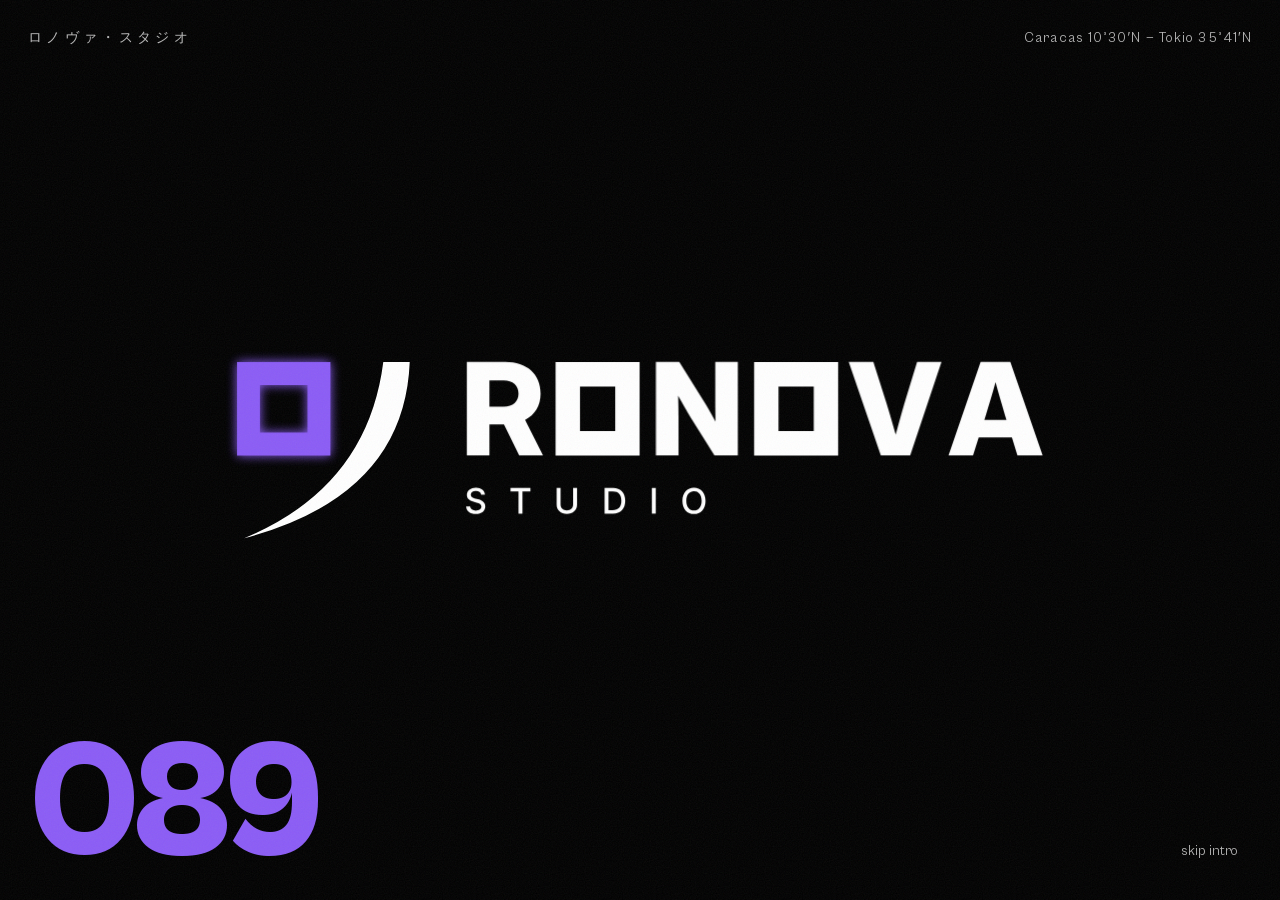
<file: en/index.html>
<!doctype html>
<html lang="en">
<head>
  <meta charset="utf-8">
  <meta name="viewport" content="width=device-width, initial-scale=1, viewport-fit=cover">
  <title>Ronova Studio · An idea turned into software</title>
  <meta name="description" content="Ronova Studio builds websites that sell, a verifier so your team can confirm Pago Móvil payments in Venezuela without bank access, and AI agents that answer your Instagram and WhatsApp.">
  <meta name="theme-color" content="#000000">
  <!-- Cada idioma tiene su dirección (en/ y ja/ las genera scripts/idiomas.js) -->
  <link rel="canonical" href="https://ronova-studio.ronovastudio.workers.dev/en/">
  <link rel="alternate" hreflang="es" href="https://ronova-studio.ronovastudio.workers.dev/">
  <link rel="alternate" hreflang="en" href="https://ronova-studio.ronovastudio.workers.dev/en/">
  <link rel="alternate" hreflang="ja" href="https://ronova-studio.ronovastudio.workers.dev/ja/">
  <link rel="alternate" hreflang="x-default" href="https://ronova-studio.ronovastudio.workers.dev/">
  <!-- Vista previa al compartir el enlace (WhatsApp, Instagram, Facebook).
       Si cambias de dominio, actualiza og:url y og:image con la dirección nueva. -->
  <meta property="og:type" content="website">
  <meta property="og:locale" content="en_US">
  <meta property="og:site_name" content="Ronova Studio">
  <meta property="og:title" content="Ronova Studio · An idea turned into software">
  <meta property="og:description" content="Websites that sell, a verifier to confirm payments without bank access, and AI agents that answer your Instagram and WhatsApp.">
  <meta property="og:url" content="https://ronova-studio.ronovastudio.workers.dev/en/">
  <meta property="og:image" content="https://ronova-studio.ronovastudio.workers.dev/img/og.jpg">
  <meta property="og:image:width" content="1200">
  <meta property="og:image:height" content="630">
  <meta property="og:image:alt" content="Ronova Studio: an idea turned into software">
  <meta name="twitter:card" content="summary_large_image">
  <link rel="icon" href="../marca/kit/web/favicon.ico" sizes="any">
  <link rel="icon" href="../marca/kit/web/favicon.svg" type="image/svg+xml">
  <link rel="apple-touch-icon" href="../marca/kit/web/apple-touch-icon.png">
  <link rel="manifest" href="../marca/kit/web/site.webmanifest">
  <!-- Cabinet Grotesk (Fontshare, licencia gratuita) guardada en el proyecto -->
  <link rel="preload" href="../fuentes/cabinet-grotesk-800.woff2" as="font" type="font/woff2" crossorigin>
  <link rel="stylesheet" href="../css/estilos.css">
  <script>
    // Decide el modo antes de pintar, para que no salte el diseño.
    (function () {
      var d = document.documentElement;
      d.classList.add('js');
      var quieto = matchMedia('(prefers-reduced-motion: reduce)').matches;
      if (!quieto) d.classList.add('con-intro', 'modo-mundo');
    })();
  </script>
</head>
<body>
  <a class="saltar" href="#servicios">Skip to what we do</a>

  <header class="barra">
    <a class="barra__marca" href="#inicio" aria-label="Ronova Studio, home">
      <img class="logo logo--morado" src="../marca/kit/svg/ronova-simbolo-blanco.svg" alt="" width="214" height="216">
      <img class="logo logo--claro" src="../marca/kit/svg/ronova-simbolo-color.svg" alt="" width="214" height="216">
      <img class="logo logo--oscuro" src="../marca/kit/svg/ronova-simbolo-color-oscuro.svg" alt="" width="214" height="216">
    </a>
    <div class="barra__der">
      <!-- Idioma: cápsula que se abre a lo ancho en la misma barra con una pastilla morada deslizante (js/app.js) -->
      <div class="idioma" data-idioma-selector>
        <button class="idioma__boton" type="button" aria-expanded="false" aria-controls="menu-idioma" aria-label="Change language">
          <svg class="idioma__icono" viewBox="0 0 20 20" aria-hidden="true"><circle cx="10" cy="10" r="7.5" fill="none" stroke="currentColor" stroke-width="1.7"/><ellipse cx="10" cy="10" rx="3.4" ry="7.5" fill="none" stroke="currentColor" stroke-width="1.5"/><path d="M3 10h14" fill="none" stroke="currentColor" stroke-width="1.5"/></svg>
          <span class="idioma__actual" data-idioma-actual>EN</span>
        </button>
        <ul class="idioma__menu" id="menu-idioma">
          <li><a href="../index.html" lang="es" hreflang="es" data-idioma="es" title="Español">ES</a></li>
          <li><a href="index.html" lang="en" hreflang="en" data-idioma="en" title="English" aria-current="true">EN</a></li>
          <li><a href="../ja/index.html" lang="ja" hreflang="ja" data-idioma="ja" title="日本語">JA</a></li>
        </ul>
      </div>
      <button class="barra__sonido" type="button" aria-pressed="false" aria-label="Background music">
        <span class="ecualizador" aria-hidden="true"><i></i><i></i><i></i><i></i></span>
        <span class="barra__sonido-texto">sound</span>
      </button>
      <a class="barra__whatsapp" href="#contacto" data-whatsapp="Hi Ronova Studio, I saw your website and I'd like to talk about a project." aria-label="Message us on WhatsApp">
        <svg viewBox="0 0 24 24" aria-hidden="true"><path d="M12 2.5a9.5 9.5 0 0 0-8.2 14.3L2.6 21.4l4.7-1.2A9.5 9.5 0 1 0 12 2.5z" fill="none" stroke="currentColor" stroke-width="1.8" stroke-linejoin="round"/><path d="M8.6 7.4c.3-.5.8-.5 1.1 0l.8 1.6c.2.4.1.8-.2 1.1l-.5.5a5.8 5.8 0 0 0 3.3 3.3l.5-.5c.3-.3.7-.4 1.1-.2l1.6.8c.5.3.5.8 0 1.1-.8.6-1.9.9-2.9.6a8.6 8.6 0 0 1-5.4-5.4c-.3-1 0-2.1.6-2.9z" fill="currentColor"/></svg>
        <span class="barra__whatsapp-texto">message us</span>
      </a>
      <button class="barra__menu" type="button" aria-expanded="false" aria-controls="menu">menu</button>
    </div>
  </header>

  <div class="menu" id="menu" hidden>
    <aside class="menu__lado">
      <img class="menu__logo" src="../marca/kit/svg/ronova-vertical-color-oscuro.svg" alt="Ronova Studio" width="677" height="594">
      <p><b>An idea turned into software.</b> A studio inspired by Japanese culture, from Venezuela to the whole world.</p>
      <p class="menu__reloj"><span>Caracas <b data-hora="America/Caracas">--:--</b></span><span lang="ja">東京 <b data-hora="Asia/Tokyo">--:--</b></span></p>
      <a class="boton boton--morado" href="#contacto" data-whatsapp="Hi Ronova Studio, I saw your website and I'd like to talk about an idea.">message us on whatsapp</a>
    </aside>
    <!-- La red: cada sesión es una neurona conectada a las demás (js/experiencia.js) -->
    <div class="menu__red">
      <svg class="menu__conexiones" aria-hidden="true"></svg>
      <nav class="menu__nav" aria-label="Main">
      <a href="#inicio"><span class="menu__num" lang="ja" aria-hidden="true">一</span><span class="menu__nombre"><small>01</small> home</span><span class="menu__desc">an idea turned into software</span></a>
      <a href="#estudio"><span class="menu__num" lang="ja" aria-hidden="true">二</span><span class="menu__nombre"><small>02</small> ronova studio</span><span class="menu__desc">the studio and how it works</span></a>
      <a href="#yo"><span class="menu__num" lang="ja" aria-hidden="true">三</span><span class="menu__nombre"><small>03</small> harry gonzález</span><span class="menu__desc">the founder</span></a>
      <a href="#servicios"><span class="menu__num" lang="ja" aria-hidden="true">四</span><span class="menu__nombre"><small>04</small> what we do</span><span class="menu__desc">websites, payments and AI agents</span></a>
      <a href="#web"><span class="menu__num" lang="ja" aria-hidden="true">五</span><span class="menu__nombre"><small>05</small> websites</span><span class="menu__desc">real projects</span></a>
      <a href="#verificador"><span class="menu__num" lang="ja" aria-hidden="true">六</span><span class="menu__nombre"><small>06</small> verifier</span><span class="menu__desc">payments without waiting for the owner</span></a>
      <a href="#agentes"><span class="menu__num" lang="ja" aria-hidden="true">七</span><span class="menu__nombre"><small>07</small> ai agents</span><span class="menu__desc">they reply for you, any time</span></a>
      <a href="#proceso"><span class="menu__num" lang="ja" aria-hidden="true">八</span><span class="menu__nombre"><small>08</small> how we work</span><span class="menu__desc">from idea to launch</span></a>
      <a href="#clientes"><span class="menu__num" lang="ja" aria-hidden="true">九</span><span class="menu__nombre"><small>09</small> what they say</span><span class="menu__desc">real clients</span></a>
      <a href="#contacto"><span class="menu__num" lang="ja" aria-hidden="true">十</span><span class="menu__nombre"><small>10</small> let's talk</span><span class="menu__desc">message us</span></a>
      </nav>
    </div>
  </div>

  <div class="camara">
    <main class="mundo">

      <!-- 1 · INICIO -->
      <section class="sesion sesion--inicio" id="inicio" data-tono="morado" data-nombre="home" aria-labelledby="t-inicio">
        <div class="escena" aria-hidden="true">
          <video muted loop playsinline preload="none" poster="../video/escenas/neon.webp"><source src="../video/escenas/neon.mp4" type="video/mp4"></video>
        </div>
        <div class="inicio__campo">
          <h1 id="t-inicio" class="inicio__titulo">an idea <br class="solo-movil">turned<br>into software.</h1>
          <!-- La misma frase, hecha de código: se ve solo bajo el cursor (js/experiencia.js) -->
          <p class="inicio__titulo inicio__titulo--codigo" aria-hidden="true">an idea <br class="solo-movil">turned<br>into software.</p>
          <p class="inicio__vertical" lang="ja" aria-hidden="true">ロノヴァ・スタジオ</p>
        </div>
        <figure class="inicio__foto">
          <video muted loop playsinline preload="auto" poster="../video/escenas/farol.webp" width="540" height="720" aria-label="Paper lantern with Japanese lettering on a Tokyo street">
            <source src="../video/escenas/farol.mp4" type="video/mp4">
          </video>
        </figure>
        <div class="inicio__banda">
          <p>A big dream and one way of working: the Japanese way, where every detail matters. At Ronova Studio, we give your idea its shape.</p>
          <a class="boton boton--morado" href="#servicios">see what we do</a>
        </div>
      </section>

      <!-- 2 · RONOVA STUDIO (BORRADOR en la ficha: confirma los datos en docs/pendientes.md) -->
      <section class="sesion sesion--estudio" id="estudio" data-tono="claro" data-nombre="ronova studio" aria-labelledby="t-estudio">
        <!-- El código real de esta página, subiendo despacio (js/experiencia.js) -->
        <div class="escena escena--codigo" aria-hidden="true"><pre class="codigo-vivo"></pre></div>
        <figure class="estudio__marca">
          <img src="../marca/kit/svg/ronova-vertical-color-oscuro.svg" alt="Ronova Studio" width="677" height="594">
          <figcaption lang="ja" aria-hidden="true">ロノヴァ・スタジオ</figcaption>
        </figure>
        <div class="estudio__texto">
          <h2 id="t-estudio" class="titulo">a software<br>studio</h2>
          <p class="estudio__frase">Ronova Studio was born in Venezuela, inspired by Japanese culture and its <span lang="ja-Latn">monozukuri</span>: literally "making things"; in Japan, <em>the pride of making them with craft and care in every detail</em>. Today we build websites, payment tools and AI agents for real businesses, with one clear goal: to grow step by step into a great studio, open to anyone with an idea.</p>
          <dl class="ficha">
            <div><dt><span lang="ja">誕生</span> born</dt><dd class="borrador-dato">2026</dd></div>
            <div><dt><span lang="ja">拠点</span> based in</dt><dd>Venezuela</dd></div>
            <div><dt><span lang="ja">対象</span> for</dt><dd>the whole world</dd></div>
            <div><dt><span lang="ja">夢</span> dreams of</dt><dd>creating big things</dd></div>
            <div><dt><span lang="ja">哲学</span> philosophy</dt><dd><span lang="ja">ものづくり</span> monozukuri</dd></div>
          </dl>
        </div>
        <ul class="estudio__pilares" aria-label="Studio values">
          <li><span class="valor__kanji" lang="ja">こだわり</span><b>kodawari</b><span>Obsessed with details: nothing ships as "good enough".</span></li>
          <li><span class="valor__kanji" lang="ja">改善</span><b>kaizen</b><span>Getting a little better every day, in every project and every line of code.</span></li>
          <li><span class="valor__kanji" lang="ja">おもてなし</span><b>omotenashi</b><span>Japanese hospitality: taking care of every person who arrives with an idea.</span></li>
        </ul>
      </section>

      <!-- 3 · EL FUNDADOR (PENDIENTE: la foto original en buena calidad, ver docs/pendientes.md) -->
      <section class="sesion sesion--yo" id="yo" data-tono="oscuro" data-nombre="the founder" aria-labelledby="t-yo">
        <figure class="yo__foto">
          <div class="yo__escena">
            <svg class="anillos anillos--atras" aria-hidden="true"><defs><linearGradient id="anillo-atras" x1="0" x2="1" y1="0" y2="0"><stop offset="0" stop-color="#8b5cf6" stop-opacity="0"/><stop offset=".5" stop-color="#8b5cf6" stop-opacity="1"/><stop offset="1" stop-color="#8b5cf6" stop-opacity="0"/></linearGradient><linearGradient id="puntos-atras" x1="0" x2="1" y1="0" y2="0"><stop offset="0" stop-color="#fff" stop-opacity="0"/><stop offset=".5" stop-color="#fff" stop-opacity=".55"/><stop offset="1" stop-color="#fff" stop-opacity="0"/></linearGradient></defs><ellipse class="anillo anillo--marcas" stroke="url(#anillo-atras)"/><ellipse class="anillo anillo--puntos" stroke="url(#puntos-atras)"/></svg>
            <img class="yo__retrato" src="../img/yo.webp" alt="Harry González, founder of Ronova Studio, with a purple filter" width="1024" height="1536">
            <!-- Las herramientas con las que trabajo giran alrededor de la foto -->
            <svg class="anillos anillos--frente" aria-hidden="true"><defs><linearGradient id="anillo-frente" x1="0" x2="1" y1="0" y2="0"><stop offset="0" stop-color="#8b5cf6" stop-opacity="0"/><stop offset=".5" stop-color="#8b5cf6" stop-opacity="1"/><stop offset="1" stop-color="#8b5cf6" stop-opacity="0"/></linearGradient><linearGradient id="puntos-frente" x1="0" x2="1" y1="0" y2="0"><stop offset="0" stop-color="#fff" stop-opacity="0"/><stop offset=".5" stop-color="#fff" stop-opacity=".55"/><stop offset="1" stop-color="#fff" stop-opacity="0"/></linearGradient></defs><ellipse class="anillo anillo--marcas" stroke="url(#anillo-frente)"/><ellipse class="anillo anillo--puntos" stroke="url(#puntos-frente)"/></svg>
            <ul class="orbita" aria-label="Tools I work with">
            <li class="orbita__item" style="--i: 0; --color: #E34F26"><span class="orbita__chip"><svg viewBox="0 0 24 24" role="img" aria-label="HTML"><path d="M1.5 0h21l-1.91 21.563L11.977 24l-8.564-2.438L1.5 0zm7.031 9.75l-.232-2.718 10.059.003.23-2.622L5.412 4.41l.698 8.01h9.126l-.326 3.426-2.91.804-2.955-.81-.188-2.11H6.248l.33 4.171L12 19.351l5.379-1.443.744-8.157H8.531z"/></svg></span><span class="orbita__nombre">HTML</span></li>
            <li class="orbita__item" style="--i: 1; --color: #1572B6"><span class="orbita__chip"><svg viewBox="0 0 24 24" role="img" aria-label="CSS"><path d="M1.5 0h21l-1.91 21.563L11.977 24l-8.565-2.438L1.5 0zm17.09 4.413L5.41 4.41l.213 2.622 10.125.002-.255 2.716h-6.64l.24 2.573h6.182l-.366 3.523-2.91.804-2.956-.81-.188-2.11h-2.61l.29 3.855L12 19.288l5.373-1.53L18.59 4.414z"/></svg></span><span class="orbita__nombre">CSS</span></li>
            <li class="orbita__item" style="--i: 2; --color: #F7DF1E"><span class="orbita__chip"><svg viewBox="0 0 24 24" role="img" aria-label="JavaScript"><path d="M0 0h24v24H0V0zm22.034 18.276c-.175-1.095-.888-2.015-3.003-2.873-.736-.345-1.554-.585-1.797-1.14-.091-.33-.105-.51-.046-.705.15-.646.915-.84 1.515-.66.39.12.75.42.976.9 1.034-.676 1.034-.676 1.755-1.125-.27-.42-.404-.601-.586-.78-.63-.705-1.469-1.065-2.834-1.034l-.705.089c-.676.165-1.32.525-1.71 1.005-1.14 1.291-.811 3.541.569 4.471 1.365 1.02 3.361 1.244 3.616 2.205.24 1.17-.87 1.545-1.966 1.41-.811-.18-1.26-.586-1.755-1.336l-1.83 1.051c.21.48.45.689.81 1.109 1.74 1.756 6.09 1.666 6.871-1.004.029-.09.24-.705.074-1.65l.046.067zm-8.983-7.245h-2.248c0 1.938-.009 3.864-.009 5.805 0 1.232.063 2.363-.138 2.711-.33.689-1.18.601-1.566.48-.396-.196-.597-.466-.83-.855-.063-.105-.11-.196-.127-.196l-1.825 1.125c.305.63.75 1.172 1.324 1.517.855.51 2.004.675 3.207.405.783-.226 1.458-.691 1.811-1.411.51-.93.402-2.07.397-3.346.012-2.054 0-4.109 0-6.179l.004-.056z"/></svg></span><span class="orbita__nombre">JavaScript</span></li>
            <li class="orbita__item" style="--i: 3; --color: #3178C6"><span class="orbita__chip"><svg viewBox="0 0 24 24" role="img" aria-label="TypeScript"><path d="M1.125 0C.502 0 0 .502 0 1.125v21.75C0 23.498.502 24 1.125 24h21.75c.623 0 1.125-.502 1.125-1.125V1.125C24 .502 23.498 0 22.875 0zm17.363 9.75c.612 0 1.154.037 1.627.111a6.38 6.38 0 0 1 1.306.34v2.458a3.95 3.95 0 0 0-.643-.361 5.093 5.093 0 0 0-.717-.26 5.453 5.453 0 0 0-1.426-.2c-.3 0-.573.028-.819.086a2.1 2.1 0 0 0-.623.242c-.17.104-.3.229-.393.374a.888.888 0 0 0-.14.49c0 .196.053.373.156.529.104.156.252.304.443.444s.423.276.696.41c.273.135.582.274.926.416.47.197.892.407 1.266.628.374.222.695.473.963.753.268.279.472.598.614.957.142.359.214.776.214 1.253 0 .657-.125 1.21-.373 1.656a3.033 3.033 0 0 1-1.012 1.085 4.38 4.38 0 0 1-1.487.596c-.566.12-1.163.18-1.79.18a9.916 9.916 0 0 1-1.84-.164 5.544 5.544 0 0 1-1.512-.493v-2.63a5.033 5.033 0 0 0 3.237 1.2c.333 0 .624-.03.872-.09.249-.06.456-.144.623-.25.166-.108.29-.234.373-.38a1.023 1.023 0 0 0-.074-1.089 2.12 2.12 0 0 0-.537-.5 5.597 5.597 0 0 0-.807-.444 27.72 27.72 0 0 0-1.007-.436c-.918-.383-1.602-.852-2.053-1.405-.45-.553-.676-1.222-.676-2.005 0-.614.123-1.141.369-1.582.246-.441.58-.804 1.004-1.089a4.494 4.494 0 0 1 1.47-.629 7.536 7.536 0 0 1 1.77-.201zm-15.113.188h9.563v2.166H9.506v9.646H6.789v-9.646H3.375z"/></svg></span><span class="orbita__nombre">TypeScript</span></li>
            <li class="orbita__item" style="--i: 4; --color: #3776AB"><span class="orbita__chip"><svg viewBox="0 0 24 24" role="img" aria-label="Python"><path d="M14.25.18l.9.2.73.26.59.3.45.32.34.34.25.34.16.33.1.3.04.26.02.2-.01.13V8.5l-.05.63-.13.55-.21.46-.26.38-.3.31-.33.25-.35.19-.35.14-.33.1-.3.07-.26.04-.21.02H8.77l-.69.05-.59.14-.5.22-.41.27-.33.32-.27.35-.2.36-.15.37-.1.35-.07.32-.04.27-.02.21v3.06H3.17l-.21-.03-.28-.07-.32-.12-.35-.18-.36-.26-.36-.36-.35-.46-.32-.59-.28-.73-.21-.88-.14-1.05-.05-1.23.06-1.22.16-1.04.24-.87.32-.71.36-.57.4-.44.42-.33.42-.24.4-.16.36-.1.32-.05.24-.01h.16l.06.01h8.16v-.83H6.18l-.01-2.75-.02-.37.05-.34.11-.31.17-.28.25-.26.31-.23.38-.2.44-.18.51-.15.58-.12.64-.1.71-.06.77-.04.84-.02 1.27.05zm-6.3 1.98l-.23.33-.08.41.08.41.23.34.33.22.41.09.41-.09.33-.22.23-.34.08-.41-.08-.41-.23-.33-.33-.22-.41-.09-.41.09zm13.09 3.95l.28.06.32.12.35.18.36.27.36.35.35.47.32.59.28.73.21.88.14 1.04.05 1.23-.06 1.23-.16 1.04-.24.86-.32.71-.36.57-.4.45-.42.33-.42.24-.4.16-.36.09-.32.05-.24.02-.16-.01h-8.22v.82h5.84l.01 2.76.02.36-.05.34-.11.31-.17.29-.25.25-.31.24-.38.2-.44.17-.51.15-.58.13-.64.09-.71.07-.77.04-.84.01-1.27-.04-1.07-.14-.9-.2-.73-.25-.59-.3-.45-.33-.34-.34-.25-.34-.16-.33-.1-.3-.04-.25-.02-.2.01-.13v-5.34l.05-.64.13-.54.21-.46.26-.38.3-.32.33-.24.35-.2.35-.14.33-.1.3-.06.26-.04.21-.02.13-.01h5.84l.69-.05.59-.14.5-.21.41-.28.33-.32.27-.35.2-.36.15-.36.1-.35.07-.32.04-.28.02-.21V6.07h2.09l.14.01zm-6.47 14.25l-.23.33-.08.41.08.41.23.33.33.23.41.08.41-.08.33-.23.23-.33.08-.41-.08-.41-.23-.33-.33-.23-.41-.08-.41.08z"/></svg></span><span class="orbita__nombre">Python</span></li>
            <li class="orbita__item" style="--i: 5; --color: #D97757"><span class="orbita__chip"><svg viewBox="0 0 24 24" role="img" aria-label="Claude"><path d="m4.7144 15.9555 4.7174-2.6471.079-.2307-.079-.1275h-.2307l-.7893-.0486-2.6956-.0729-2.3375-.0971-2.2646-.1214-.5707-.1215-.5343-.7042.0546-.3522.4797-.3218.686.0608 1.5179.1032 2.2767.1578 1.6514.0972 2.4468.255h.3886l.0546-.1579-.1336-.0971-.1032-.0972L6.973 9.8356l-2.55-1.6879-1.3356-.9714-.7225-.4918-.3643-.4614-.1578-1.0078.6557-.7225.8803.0607.2246.0607.8925.686 1.9064 1.4754 2.4893 1.8336.3643.3035.1457-.1032.0182-.0728-.164-.2733-1.3539-2.4467-1.445-2.4893-.6435-1.032-.17-.6194c-.0607-.255-.1032-.4674-.1032-.7285L6.287.1335 6.6997 0l.9957.1336.419.3642.6192 1.4147 1.0018 2.2282 1.5543 3.0296.4553.8985.2429.8318.091.255h.1579v-.1457l.1275-1.706.2368-2.0947.2307-2.6957.0789-.7589.3764-.9107.7468-.4918.5828.2793.4797.686-.0668.4433-.2853 1.8517-.5586 2.9021-.3643 1.9429h.2125l.2429-.2429.9835-1.3053 1.6514-2.0643.7286-.8196.85-.9046.5464-.4311h1.0321l.759 1.1293-.34 1.1657-1.0625 1.3478-.8804 1.1414-1.2628 1.7-.7893 1.36.0729.1093.1882-.0183 2.8535-.607 1.5421-.2794 1.8396-.3157.8318.3886.091.3946-.3278.8075-1.967.4857-2.3072.4614-3.4364.8136-.0425.0304.0486.0607 1.5482.1457.6618.0364h1.621l3.0175.2247.7892.522.4736.6376-.079.4857-1.2142.6193-1.6393-.3886-3.825-.9107-1.3113-.3279h-.1822v.1093l1.0929 1.0686 2.0035 1.8092 2.5075 2.3314.1275.5768-.3218.4554-.34-.0486-2.2039-1.6575-.85-.7468-1.9246-1.621h-.1275v.17l.4432.6496 2.3436 3.5214.1214 1.0807-.17.3521-.6071.2125-.6679-.1214-1.3721-1.9246L14.38 17.959l-1.1414-1.9428-.1397.079-.674 7.2552-.3156.3703-.7286.2793-.6071-.4614-.3218-.7468.3218-1.4753.3886-1.9246.3157-1.53.2853-1.9004.17-.6314-.0121-.0425-.1397.0182-1.4328 1.9672-2.1796 2.9446-1.7243 1.8456-.4128.164-.7164-.3704.0667-.6618.4008-.5889 2.386-3.0357 1.4389-1.882.929-1.0868-.0062-.1579h-.0546l-6.3385 4.1164-1.1293.1457-.4857-.4554.0608-.7467.2307-.2429 1.9064-1.3114Z"/></svg></span><span class="orbita__nombre">Claude</span></li>
            <li class="orbita__item" style="--i: 6; --color: #FCC624"><span class="orbita__chip"><svg viewBox="0 0 24 24" role="img" aria-label="Linux"><path d="M12.504 0c-.155 0-.315.008-.48.021-4.226.333-3.105 4.807-3.17 6.298-.076 1.092-.3 1.953-1.05 3.02-.885 1.051-2.127 2.75-2.716 4.521-.278.832-.41 1.684-.287 2.489a.424.424 0 00-.11.135c-.26.268-.45.6-.663.839-.199.199-.485.267-.797.4-.313.136-.658.269-.864.68-.09.189-.136.394-.132.602 0 .199.027.4.055.536.058.399.116.728.04.97-.249.68-.28 1.145-.106 1.484.174.334.535.47.94.601.81.2 1.91.135 2.774.6.926.466 1.866.67 2.616.47.526-.116.97-.464 1.208-.946.587-.003 1.23-.269 2.26-.334.699-.058 1.574.267 2.577.2.025.134.063.198.114.333l.003.003c.391.778 1.113 1.132 1.884 1.071.771-.06 1.592-.536 2.257-1.306.631-.765 1.683-1.084 2.378-1.503.348-.199.629-.469.649-.853.023-.4-.2-.811-.714-1.376v-.097l-.003-.003c-.17-.2-.25-.535-.338-.926-.085-.401-.182-.786-.492-1.046h-.003c-.059-.054-.123-.067-.188-.135a.357.357 0 00-.19-.064c.431-1.278.264-2.55-.173-3.694-.533-1.41-1.465-2.638-2.175-3.483-.796-1.005-1.576-1.957-1.56-3.368.026-2.152.236-6.133-3.544-6.139zm.529 3.405h.013c.213 0 .396.062.584.198.19.135.33.332.438.533.105.259.158.459.166.724 0-.02.006-.04.006-.06v.105a.086.086 0 01-.004-.021l-.004-.024a1.807 1.807 0 01-.15.706.953.953 0 01-.213.335.71.71 0 00-.088-.042c-.104-.045-.198-.064-.284-.133a1.312 1.312 0 00-.22-.066c.05-.06.146-.133.183-.198.053-.128.082-.264.088-.402v-.02a1.21 1.21 0 00-.061-.4c-.045-.134-.101-.2-.183-.333-.084-.066-.167-.132-.267-.132h-.016c-.093 0-.176.03-.262.132a.8.8 0 00-.205.334 1.18 1.18 0 00-.09.4v.019c.002.089.008.179.02.267-.193-.067-.438-.135-.607-.202a1.635 1.635 0 01-.018-.2v-.02a1.772 1.772 0 01.15-.768c.082-.22.232-.406.43-.533a.985.985 0 01.594-.2zm-2.962.059h.036c.142 0 .27.048.399.135.146.129.264.288.344.465.09.199.14.4.153.667v.004c.007.134.006.2-.002.266v.08c-.03.007-.056.018-.083.024-.152.055-.274.135-.393.2.012-.09.013-.18.003-.267v-.015c-.012-.133-.04-.2-.082-.333a.613.613 0 00-.166-.267.248.248 0 00-.183-.064h-.021c-.071.006-.13.04-.186.132a.552.552 0 00-.12.27.944.944 0 00-.023.33v.015c.012.135.037.2.08.334.046.134.098.2.166.268.01.009.02.018.034.024-.07.057-.117.07-.176.136a.304.304 0 01-.131.068 2.62 2.62 0 01-.275-.402 1.772 1.772 0 01-.155-.667 1.759 1.759 0 01.08-.668 1.43 1.43 0 01.283-.535c.128-.133.26-.2.418-.2zm1.37 1.706c.332 0 .733.065 1.216.399.293.2.523.269 1.052.468h.003c.255.136.405.266.478.399v-.131a.571.571 0 01.016.47c-.123.31-.516.643-1.063.842v.002c-.268.135-.501.333-.775.465-.276.135-.588.292-1.012.267a1.139 1.139 0 01-.448-.067 3.566 3.566 0 01-.322-.198c-.195-.135-.363-.332-.612-.465v-.005h-.005c-.4-.246-.616-.512-.686-.71-.07-.268-.005-.47.193-.6.224-.135.38-.271.483-.336.104-.074.143-.102.176-.131h.002v-.003c.169-.202.436-.47.839-.601.139-.036.294-.065.466-.065zm2.8 2.142c.358 1.417 1.196 3.475 1.735 4.473.286.534.855 1.659 1.102 3.024.156-.005.33.018.513.064.646-1.671-.546-3.467-1.089-3.966-.22-.2-.232-.335-.123-.335.59.534 1.365 1.572 1.646 2.757.13.535.16 1.104.021 1.67.067.028.135.06.205.067 1.032.534 1.413.938 1.23 1.537v-.043c-.06-.003-.12 0-.18 0h-.016c.151-.467-.182-.825-1.065-1.224-.915-.4-1.646-.336-1.77.465-.008.043-.013.066-.018.135-.068.023-.139.053-.209.064-.43.268-.662.669-.793 1.187-.13.533-.17 1.156-.205 1.869v.003c-.02.334-.17.838-.319 1.35-1.5 1.072-3.58 1.538-5.348.334a2.645 2.645 0 00-.402-.533 1.45 1.45 0 00-.275-.333c.182 0 .338-.03.465-.067a.615.615 0 00.314-.334c.108-.267 0-.697-.345-1.163-.345-.467-.931-.995-1.788-1.521-.63-.4-.986-.87-1.15-1.396-.165-.534-.143-1.085-.015-1.645.245-1.07.873-2.11 1.274-2.763.107-.065.037.135-.408.974-.396.751-1.14 2.497-.122 3.854a8.123 8.123 0 01.647-2.876c.564-1.278 1.743-3.504 1.836-5.268.048.036.217.135.289.202.218.133.38.333.59.465.21.201.477.335.876.335.039.003.075.006.11.006.412 0 .73-.134.997-.268.29-.134.52-.334.74-.4h.005c.467-.135.835-.402 1.044-.7zm2.185 8.958c.037.6.343 1.245.882 1.377.588.134 1.434-.333 1.791-.765l.211-.01c.315-.007.577.01.847.268l.003.003c.208.199.305.53.391.876.085.4.154.78.409 1.066.486.527.645.906.636 1.14l.003-.007v.018l-.003-.012c-.015.262-.185.396-.498.595-.63.401-1.746.712-2.457 1.57-.618.737-1.37 1.14-2.036 1.191-.664.053-1.237-.2-1.574-.898l-.005-.003c-.21-.4-.12-1.025.056-1.69.176-.668.428-1.344.463-1.897.037-.714.076-1.335.195-1.814.12-.465.308-.797.641-.984l.045-.022zm-10.814.049h.01c.053 0 .105.005.157.014.376.055.706.333 1.023.752l.91 1.664.003.003c.243.533.754 1.064 1.189 1.637.434.598.77 1.131.729 1.57v.006c-.057.744-.48 1.148-1.125 1.294-.645.135-1.52.002-2.395-.464-.968-.536-2.118-.469-2.857-.602-.369-.066-.61-.2-.723-.4-.11-.2-.113-.602.123-1.23v-.004l.002-.003c.117-.334.03-.752-.027-1.118-.055-.401-.083-.71.043-.94.16-.334.396-.4.69-.533.294-.135.64-.202.915-.47h.002v-.002c.256-.268.445-.601.668-.838.19-.201.38-.336.663-.336zm7.159-9.074c-.435.201-.945.535-1.488.535-.542 0-.97-.267-1.28-.466-.154-.134-.28-.268-.373-.335-.164-.134-.144-.333-.074-.333.109.016.129.134.199.2.096.066.215.2.36.333.292.2.68.467 1.167.467.485 0 1.053-.267 1.398-.466.195-.135.445-.334.648-.467.156-.136.149-.267.279-.267.128.016.034.134-.147.332a8.097 8.097 0 01-.69.468zm-1.082-1.583V5.64c-.006-.02.013-.042.029-.05.074-.043.18-.027.26.004.063 0 .16.067.15.135-.006.049-.085.066-.135.066-.055 0-.092-.043-.141-.068-.052-.018-.146-.008-.163-.065zm-.551 0c-.02.058-.113.049-.166.066-.047.025-.086.068-.14.068-.05 0-.13-.02-.136-.068-.01-.066.088-.133.15-.133.08-.031.184-.047.259-.005.019.009.036.03.03.05v.02h.003z"/></svg></span><span class="orbita__nombre">Linux</span></li>
            <li class="orbita__item" style="--i: 7; --color: #F38020"><span class="orbita__chip"><svg viewBox="0 0 24 24" role="img" aria-label="Cloudflare"><path d="M16.5088 16.8447c.1475-.5068.0908-.9707-.1553-1.3154-.2246-.3164-.6045-.499-1.0615-.5205l-8.6592-.1123a.1559.1559 0 0 1-.1333-.0713c-.0283-.042-.0351-.0986-.021-.1553.0278-.084.1123-.1484.2036-.1562l8.7359-.1123c1.0351-.0489 2.1601-.8868 2.5537-1.9136l.499-1.3013c.0215-.0561.0293-.1128.0147-.168-.5625-2.5463-2.835-4.4453-5.5499-4.4453-2.5039 0-4.6284 1.6177-5.3876 3.8614-.4927-.3658-1.1187-.5625-1.794-.499-1.2026.119-2.1665 1.083-2.2861 2.2856-.0283.31-.0069.6128.0635.894C1.5683 13.171 0 14.7754 0 16.752c0 .1748.0142.3515.0352.5273.0141.083.0844.1475.1689.1475h15.9814c.0909 0 .1758-.0645.2032-.1553l.12-.4268zm2.7568-5.5634c-.0771 0-.1611 0-.2383.0112-.0566 0-.1054.0415-.127.0976l-.3378 1.1744c-.1475.5068-.0918.9707.1543 1.3164.2256.3164.6055.498 1.0625.5195l1.8437.1133c.0557 0 .1055.0263.1329.0703.0283.043.0351.1074.0214.1562-.0283.084-.1132.1485-.204.1553l-1.921.1123c-1.041.0488-2.1582.8867-2.5527 1.914l-.1406.3585c-.0283.0713.0215.1416.0986.1416h6.5977c.0771 0 .1474-.0489.169-.126.1122-.4082.1757-.837.1757-1.2803 0-2.6025-2.125-4.727-4.7344-4.727"/></svg></span><span class="orbita__nombre">Cloudflare</span></li>
            <li class="orbita__item" style="--i: 8; --color: #FFFFFF"><span class="orbita__chip"><svg viewBox="0 0 24 24" role="img" aria-label="GitHub"><path d="M12 .297c-6.63 0-12 5.373-12 12 0 5.303 3.438 9.8 8.205 11.385.6.113.82-.258.82-.577 0-.285-.01-1.04-.015-2.04-3.338.724-4.042-1.61-4.042-1.61C4.422 18.07 3.633 17.7 3.633 17.7c-1.087-.744.084-.729.084-.729 1.205.084 1.838 1.236 1.838 1.236 1.07 1.835 2.809 1.305 3.495.998.108-.776.417-1.305.76-1.605-2.665-.3-5.466-1.332-5.466-5.93 0-1.31.465-2.38 1.235-3.22-.135-.303-.54-1.523.105-3.176 0 0 1.005-.322 3.3 1.23.96-.267 1.98-.399 3-.405 1.02.006 2.04.138 3 .405 2.28-1.552 3.285-1.23 3.285-1.23.645 1.653.24 2.873.12 3.176.765.84 1.23 1.91 1.23 3.22 0 4.61-2.805 5.625-5.475 5.92.42.36.81 1.096.81 2.22 0 1.606-.015 2.896-.015 3.286 0 .315.21.69.825.57C20.565 22.092 24 17.592 24 12.297c0-6.627-5.373-12-12-12"/></svg></span><span class="orbita__nombre">GitHub</span></li>
            </ul>
          </div>
        </figure>
        <div class="yo__texto">
          <!-- Igual que la frase del inicio: bajo el cursor, el nombre se ve hecho de código -->
          <div class="revela">
            <h2 id="t-yo" class="titulo yo__titulo">harry gonzález</h2>
            <p class="titulo yo__titulo revela__codigo" aria-hidden="true">harry gonzález</p>
          </div>
          <p class="yo__frase">Founder of Ronova Studio, Computer Science student at UCV (Central University of Venezuela) and very self-taught: almost everything I know, I learned on my own.</p>
          <p>I love video games, and the name Ronova comes from one of them. The Japanese side comes from two Linux distros I use, inspired by Japan and <em class="yo__japon">made with so much care they feel perfect</em>. That's what I look for in everything I do. My dream is for Ronova Studio to become a place full of people creating big things.</p>
          <ul class="yo__datos" aria-label="Facts">
            <li>Computer Science · UCV</li>
            <li>self-taught</li>
            <li>gamer</li>
            <li>linux nerd</li>
            <li>21 years old</li>
          </ul>
          <div class="yo__acciones">
            <a class="boton boton--blanco" href="#web">see what I've made <span aria-hidden="true">→</span></a>
            <a class="boton boton--borde" href="#contacto" data-whatsapp="Hi Harry, I saw your website and I'd like to talk about an idea.">message me</a>
          </div>
        </div>
      </section>

      <!-- 4 · LO QUE HACEMOS: una máquina expendedora japonesa (自販機). Para agregar un servicio, copia un <li>. -->
      <section class="sesion sesion--servicios" id="servicios" data-tono="morado" data-nombre="what we do" aria-labelledby="t-servicios">
        <div class="maquina">
          <!-- El letrero luminoso de la máquina es el título de la sesión -->
          <div class="maquina__letrero">
            <p class="maquina__marca" lang="ja" aria-hidden="true">ロノ自販機</p>
            <h2 id="t-servicios" class="maquina__titulo">what we do</h2>
            <p class="servicios__leyenda"><span class="lampara lampara--si"></span> available <span class="lampara lampara--no"></span> coming soon</p>
          </div>
          <ul class="maquina__vitrina">
            <li class="producto"><a href="#web"><span class="producto__kanji" lang="ja" aria-hidden="true">網</span><b>websites</b><span class="producto__desc">Custom websites that sell straight from the phone.</span><span class="producto__estado"><span class="lampara lampara--si"></span><span lang="ja">販売中</span> available</span></a></li>
            <li class="producto"><a href="#verificador"><span class="producto__kanji" lang="ja" aria-hidden="true">確</span><b>payment verifier</b><span class="producto__desc">Your team confirms every Pago Móvil payment without bank access. For Venezuela.</span><span class="producto__estado"><span class="lampara lampara--si"></span><span lang="ja">販売中</span> available</span></a></li>
            <li class="producto"><a href="#agentes"><span class="producto__kanji" lang="ja" aria-hidden="true">話</span><b>AI agents</b><span class="producto__desc">They answer your Instagram and WhatsApp, any time.</span><span class="producto__estado"><span class="lampara lampara--si"></span><span lang="ja">販売中</span> available</span></a></li>
            <li class="producto producto--pronto"><div><span class="producto__kanji" lang="ja" aria-hidden="true">遊</span><svg class="producto__candado" viewBox="0 0 24 24" aria-hidden="true"><path d="M7 10V7a5 5 0 0 1 10 0v3" fill="none" stroke="currentColor" stroke-width="2" stroke-linecap="round"/><rect x="4.5" y="10" width="15" height="11" rx="3" fill="currentColor"/></svg><b>Roblox games</b><span class="producto__desc">Worlds to play with friends.</span><span class="producto__estado"><span class="lampara lampara--no"></span><span lang="ja">準備中</span> coming soon</span></div></li>
            <li class="producto producto--pronto"><div><span class="producto__kanji" lang="ja" aria-hidden="true">語</span><svg class="producto__candado" viewBox="0 0 24 24" aria-hidden="true"><path d="M7 10V7a5 5 0 0 1 10 0v3" fill="none" stroke="currentColor" stroke-width="2" stroke-linecap="round"/><rect x="4.5" y="10" width="15" height="11" rx="3" fill="currentColor"/></svg><b>visual novels</b><span class="producto__desc">Interactive stories made with Ren'Py.</span><span class="producto__estado"><span class="lampara lampara--no"></span><span lang="ja">準備中</span> coming soon</span></div></li>
            <li class="producto producto--pronto"><div><span class="producto__kanji" lang="ja" aria-hidden="true">管</span><svg class="producto__candado" viewBox="0 0 24 24" aria-hidden="true"><path d="M7 10V7a5 5 0 0 1 10 0v3" fill="none" stroke="currentColor" stroke-width="2" stroke-linecap="round"/><rect x="4.5" y="10" width="15" height="11" rx="3" fill="currentColor"/></svg><b>business systems</b><span class="producto__desc">Inventory, customers and reports in one place.</span><span class="producto__estado"><span class="lampara lampara--no"></span><span lang="ja">準備中</span> coming soon</span></div></li>
            <li class="producto producto--pronto"><div><span class="producto__kanji" lang="ja" aria-hidden="true">店</span><svg class="producto__candado" viewBox="0 0 24 24" aria-hidden="true"><path d="M7 10V7a5 5 0 0 1 10 0v3" fill="none" stroke="currentColor" stroke-width="2" stroke-linecap="round"/><rect x="4.5" y="10" width="15" height="11" rx="3" fill="currentColor"/></svg><b>grocery store system</b><span class="producto__desc">Charge in bolívars and dollars, track inventory and close out the day's register.</span><span class="producto__estado"><span class="lampara lampara--no"></span><span lang="ja">準備中</span> coming soon</span></div></li>
            <li class="producto producto--idea"><a href="#contacto"><span class="producto__kanji" lang="ja" aria-hidden="true">夢</span><b>your idea?</b><span class="producto__desc">If it's not in the machine, tell us about it and we'll build it.</span><span class="producto__estado">let's talk →</span></a></li>
          </ul>
        </div>
      </section>

      <!-- 5 · PÁGINAS WEB: cartas coleccionables. Cada proyecto es una carta; al tocarla se voltea y muestra la web.
           Para agregar un proyecto, copia un <li class="carta"> con su captura completa en img/portafolio/. -->
      <section class="sesion sesion--trabajo" id="web" data-tono="oscuro" data-nombre="websites" aria-labelledby="t-web">
        <div class="trabajo__lista">
          <h2 id="t-web" class="titulo">websites</h2>
          <p class="trabajo__lead">Every project is a card in the collection. Tap one to flip it and see the website inside.</p>
          <p class="trabajo__coleccion"><b data-total>2</b> cards in the collection · <b>1</b> to discover</p>
          <a class="boton boton--morado trabajo__boton" href="https://web.ronovastudio.workers.dev/en/" target="_blank" rel="noopener">see packages and prices <span>→</span></a>
          <div class="cartas__flechas" hidden>
            <button type="button" class="cartas__flecha" data-dir="-1" aria-label="Previous cards">←</button>
            <button type="button" class="cartas__flecha" data-dir="1" aria-label="More cards">→</button>
          </div>
        </div>
        <ul class="cartas">
            <li class="carta">
              <button type="button" class="carta__giro" aria-pressed="false" aria-label="Flip the yosnier barber card to see the website inside">
                <span class="carta__cara carta__frente">
                  <span class="carta__cabeza"><b>yosnier barber</b><span class="carta__kanji" lang="ja">理</span></span>
                  <span class="carta__arte"><img src="../img/portafolio/yosnier-barber-demo-completa.webp" alt="Yosnier Barber website homepage" width="960" height="6000"></span>
                  <span class="carta__tipo">mobile barber · Caracas</span>
                  <span class="carta__texto">At-home haircuts all over Caracas: areas, prices and booking in one place.</span>
                  <span class="carta__pie"><span>Nº 001</span><span>RONOVA · 2026</span></span>
                  <span class="carta__holo" aria-hidden="true"></span>
                </span>
                <span class="carta__cara carta__reverso">
                  <span class="carta__pantalla"><img src="../img/portafolio/yosnier-barber-demo-completa.webp" alt="" width="960" height="6000"></span>
                  <span class="carta__volver">tap to flip</span>
                </span>
              </button>
            </li>
            <li class="carta">
              <button type="button" class="carta__giro" aria-pressed="false" aria-label="Flip the dr. marjorie díaz card to see the website inside">
                <span class="carta__cara carta__frente">
                  <span class="carta__cabeza"><b>dr. marjorie díaz</b><span class="carta__kanji" lang="ja">医</span></span>
                  <span class="carta__arte"><img src="../img/portafolio/dra-marjorie-diaz-completa.webp" alt="Dr. Marjorie Díaz website homepage" width="960" height="6000"></span>
                  <span class="carta__tipo">pediatrics & aesthetics · Puerto Colombia</span>
                  <span class="carta__texto">Two practices on one website: pediatrics and aesthetic medicine, with appointments over WhatsApp.</span>
                  <span class="carta__pie"><span>Nº 002</span><span>RONOVA · 2026</span></span>
                  <span class="carta__holo" aria-hidden="true"></span>
                </span>
                <span class="carta__cara carta__reverso">
                  <span class="carta__pantalla"><img src="../img/portafolio/dra-marjorie-diaz-completa.webp" alt="" width="960" height="6000"></span>
                  <span class="carta__volver">tap to flip</span>
                </span>
              </button>
            </li>
            <li class="carta carta--tuya">
              <button type="button" class="carta__giro" aria-pressed="false" aria-label="Flip your card">
                <span class="carta__cara carta__frente">
                  <span class="carta__cabeza"><b>yours</b><span class="carta__kanji" lang="ja">夢</span></span>
                  <!-- Una mini página de ejemplo, hecha en HTML: así se vería la tuya -->
                  <span class="carta__arte mini" aria-hidden="true">
                    <span class="mini__nav"><i class="mini__logo"></i><i></i><i></i><i></i></span>
                    <span class="mini__hero">
                      <span class="mini__titulo">yours</span>
                      <span class="mini__lineas"><i></i><i></i></span>
                      <span class="mini__boton">message us</span>
                    </span>
                    <span class="mini__bloques"><i></i><i></i><i></i></span>
                  </span>
                  <span class="carta__tipo">your business · wherever you are</span>
                  <span class="carta__texto">A website made to measure, with your brand, ready to sell straight from the phone.</span>
                  <span class="carta__pie"><span>Nº ???</span><span>legendary card</span></span>
                  <span class="carta__holo" aria-hidden="true"></span>
                </span>
                <span class="carta__cara carta__reverso carta__reverso--tuya">
                  <span class="carta__cabeza"><b>yours</b><span class="carta__kanji" lang="ja">夢</span></span>
                  <span class="carta__invitacion">This card doesn't exist yet.<br><b>Shall we make it?</b></span>
                  <span class="carta__pie"><span>Nº ???</span><span>legendary card</span></span>
                </span>
              </button>
              <a class="boton boton--blanco carta__accion" href="https://web.ronovastudio.workers.dev/en/" target="_blank" rel="noopener">I want my card <span>→</span></a>
            </li>
        </ul>
      </section>

      <!-- 6 · VERIFICADOR: el torniquete de una estación de Tokio (改札). -->
      <section class="sesion sesion--verificador" id="verificador" data-tono="morado" data-nombre="verifier" aria-labelledby="t-verificador">
        <div class="verificador__texto">
          <!-- El título es un letrero de estación de Tokio (駅名標) -->
          <div class="estacion">
            <span class="estacion__kanji" lang="ja" aria-hidden="true">確認済</span>
            <h2 id="t-verificador" class="estacion__nombre">every payment, verified</h2>
            <span class="estacion__linea" aria-hidden="true"><b>六</b></span>
          </div>
          <p class="verificador__lead">Built for businesses in Venezuela. In many of them only the owner can log in to the bank, so every Pago Móvil payment waits until they check it. With our verifier, your team confirms the payment on the spot from the web or WhatsApp, with no bank access and without bothering you. <b class="verificador__clave">Nothing gets handed over until the payment has really arrived.</b></p>
          <!-- Los bancos con su logo y su color (logos: Wikimedia Commons y Simple Icons; son marcas de sus dueños) -->
          <ul class="bancos" aria-label="Banks">
            <li class="banco banco--activo" style="--c: #e2262d"><span class="banco__logo"><img src="../img/bancos/bdv.svg" alt="Banco de Venezuela" height="24" loading="lazy"></span><small>active</small></li>
            <li class="banco" style="--c: #1464a5"><span class="banco__logo"><img src="../img/bancos/provincial.svg" alt="BBVA Provincial" height="24" loading="lazy"></span><small>coming soon</small></li>
            <li class="banco" style="--c: #1f6fc4"><span class="banco__logo"><img src="../img/bancos/mercantil.svg" alt="Mercantil" height="24" loading="lazy"></span><small>coming soon</small></li>
            <li class="banco" style="--c: #1f9d55"><span class="banco__logo"><img src="../img/bancos/banesco.svg" alt="Banesco" height="24" loading="lazy"></span><small>coming soon</small></li>
            <li class="banco" style="--c: #12a0a0"><span class="banco__logo"><img src="../img/bancos/venezolano.png" alt="Venezolano de Crédito" height="24" loading="lazy"></span><small>coming soon</small></li>
            <li class="banco" style="--c: #e0a21a"><span class="banco__logo"><img src="../img/bancos/bicentenario.png" alt="Bicentenario" height="24" loading="lazy"></span><small>coming soon</small></li>
            <li class="banco banco--activo" style="--c: #f0b90b"><span class="banco__logo"><img src="../img/bancos/binance.svg" alt="Binance" height="24" loading="lazy"> <span class="banco__nombre">Binance</span></span><small>active</small></li>
          </ul>
          <p class="canales">verify from <span>the web</span><span>WhatsApp</span><span class="canales__pronto">Telegram · soon</span></p>
        </div>
        <div class="torniquete" data-caso="">
          <div class="torniquete__pantalla" role="status" aria-live="polite">
            <span class="torniquete__kanji" lang="ja">改札</span>
            <b class="torniquete__msg">tap a payment</b>
            <small class="torniquete__detalle">the verifier checks the bank every 2 minutes</small>
          </div>
          <div class="torniquete__paso" aria-hidden="true">
            <span class="torniquete__poste torniquete__poste--izq"><span class="torniquete__lector">IC</span><span class="torniquete__luz"></span></span>
            <span class="torniquete__aletas"><i></i><i></i></span>
            <span class="torniquete__poste torniquete__poste--der"><span class="torniquete__luz"></span></span>
            <span class="ticket"><small>Pago Móvil</small><b class="ticket__ref">Ref 004812</b><span class="ticket__monto">Bs 1.250,00</span><span class="ticket__banco">Banco de Venezuela</span></span>
          </div>
          <!-- Tablero de llegadas (発着案内): los pagos que el verificador va revisando. Datos de ejemplo. -->
          <div class="tablero" aria-hidden="true">
            <p class="tablero__cabeza"><span lang="ja">着金案内</span> today's payments · example</p>
            <ol class="tablero__filas"></ol>
          </div>
          <div class="torniquete__botones" role="group" aria-label="Try the verifier with a payment">
            <button type="button" data-caso="ok">new payment</button>
            <button type="button" data-caso="usado">reused reference</button>
            <button type="button" data-caso="no">missing payment</button>
          </div>
        </div>
      </section>

      <!-- 7 · AGENTES DE IA: un konbini (コンビニ) de Tokio abierto toda la noche. El chat va detrás del vidrio. -->
      <section class="sesion sesion--agentes" id="agentes" data-tono="oscuro" data-nombre="ai agents" aria-labelledby="t-agentes">
        <div class="agentes__texto">
          <h2 id="t-agentes" class="titulo agentes__titulo">your business<br><span class="agentes__neon">never closes</span></h2>
          <p class="agentes__lead">An AI agent handles your Instagram and WhatsApp at any hour. You sleep; <b>it answers.</b></p>
          <ul class="agentes__hace">
            <li><span class="agentes__kanji" lang="ja" aria-hidden="true">答</span><span><b>replies instantly</b>prices, hours and questions, just like you would</span></li>
            <li><span class="agentes__kanji" lang="ja" aria-hidden="true">約</span><span><b>books appointments</b>sets the day and time without you lifting a finger</span></li>
            <li><span class="agentes__kanji" lang="ja" aria-hidden="true">知</span><span><b>gives you a heads-up</b>when someone is ready to buy</span></li>
          </ul>
          <div class="agentes__demo">
            <span>watch one night on</span>
            <div class="agentes__canales" role="group" aria-label="Watch the demo on">
              <button type="button" aria-pressed="true" data-canal="whatsapp">whatsapp</button>
              <button type="button" aria-pressed="false" data-canal="instagram">instagram</button>
            </div>
          </div>
        </div>
        <div class="konbini">
          <!-- El letrero de la tienda, con su reloj -->
          <div class="konbini__letrero">
            <span class="konbini__horas" lang="ja">24時間</span>
            <b class="konbini__nombre">RONOVA AGENT</b>
            <span class="konbini__reloj" aria-label="Time at the store"><span data-reloj>23:58</span><small data-turno>PM</small></span>
          </div>
          <div class="konbini__toldo" aria-hidden="true"></div>
          <div class="konbini__vitrina">
            <span class="konbini__reflejo" aria-hidden="true"></span>
            <!-- Demostración: la conversación se escribe sola al llegar a la sesión (js/experiencia.js) -->
            <div class="chat" aria-label="Example conversation with an AI agent">
              <div class="chat__cabeza"><span class="chat__avatar" aria-hidden="true">ロ</span><span><b>your business</b><small class="chat__estado">online</small></span></div>
              <ol class="chat__mensajes" aria-live="polite"></ol>
            </div>
            <p class="konbini__abierto"><span class="lampara lampara--si"></span> open</p>
          </div>
          <p class="konbini__contador"><b data-atendidos>0</b> customers helped tonight</p>
        </div>
      </section>

      <!-- 8 · CÓMO TRABAJAMOS: una página de manga (6 viñetas). Sirve para webs, agentes y cualquier software. -->
      <section class="sesion sesion--proceso" id="proceso" data-tono="claro" data-nombre="how we work" aria-labelledby="t-proceso">
        <div class="proceso__cabeza">
          <h2 id="t-proceso" class="titulo">how we work</h2>
          <div class="proceso__notas">
            <p class="proceso__pago"><b>Payments:</b> Bank transfer or Binance.</p>
          </div>
        </div>
        <ol class="manga">
          <li class="proceso__paso koma koma--1">
            <span class="koma__num">1</span>
            <span class="koma__sfx" lang="ja" aria-hidden="true">話</span>
            <p class="koma__globo">Hi! I have an idea…</p>
            <div class="dibujo dibujo--chat" aria-hidden="true"><span class="d-msj d-msj--el">I want to sell online</span><span class="d-msj d-msj--yo">let's do it! what do you sell?</span><span class="d-msj d-msj--el">clothes and accessories 👕</span></div>
            <h3 class="koma__titulo">we talk</h3>
            <p class="koma__texto">You tell us your idea, who you sell to and what you need. No strings attached.</p><ul class="koma__canales" aria-label="Channels"><li style="--c: #25D366"><svg viewBox="0 0 24 24" role="img" aria-label="WhatsApp"><path d="M17.472 14.382c-.297-.149-1.758-.867-2.03-.967-.273-.099-.471-.148-.67.15-.197.297-.767.966-.94 1.164-.173.199-.347.223-.644.075-.297-.15-1.255-.463-2.39-1.475-.883-.788-1.48-1.761-1.653-2.059-.173-.297-.018-.458.13-.606.134-.133.298-.347.446-.52.149-.174.198-.298.298-.497.099-.198.05-.371-.025-.52-.075-.149-.669-1.612-.916-2.207-.242-.579-.487-.5-.669-.51-.173-.008-.371-.01-.57-.01-.198 0-.52.074-.792.372-.272.297-1.04 1.016-1.04 2.479 0 1.462 1.065 2.875 1.213 3.074.149.198 2.096 3.2 5.077 4.487.709.306 1.262.489 1.694.625.712.227 1.36.195 1.871.118.571-.085 1.758-.719 2.006-1.413.248-.694.248-1.289.173-1.413-.074-.124-.272-.198-.57-.347m-5.421 7.403h-.004a9.87 9.87 0 01-5.031-1.378l-.361-.214-3.741.982.998-3.648-.235-.374a9.86 9.86 0 01-1.51-5.26c.001-5.45 4.436-9.884 9.888-9.884 2.64 0 5.122 1.03 6.988 2.898a9.825 9.825 0 012.893 6.994c-.003 5.45-4.437 9.884-9.885 9.884m8.413-18.297A11.815 11.815 0 0012.05 0C5.495 0 .16 5.335.157 11.892c0 2.096.547 4.142 1.588 5.945L.057 24l6.305-1.654a11.882 11.882 0 005.683 1.448h.005c6.554 0 11.89-5.335 11.893-11.893a11.821 11.821 0 00-3.48-8.413Z"/></svg></li><li style="--c: #E4405F"><svg viewBox="0 0 24 24" role="img" aria-label="Instagram"><path d="M7.0301.084c-1.2768.0602-2.1487.264-2.911.5634-.7888.3075-1.4575.72-2.1228 1.3877-.6652.6677-1.075 1.3368-1.3802 2.127-.2954.7638-.4956 1.6365-.552 2.914-.0564 1.2775-.0689 1.6882-.0626 4.947.0062 3.2586.0206 3.6671.0825 4.9473.061 1.2765.264 2.1482.5635 2.9107.308.7889.72 1.4573 1.388 2.1228.6679.6655 1.3365 1.0743 2.1285 1.38.7632.295 1.6361.4961 2.9134.552 1.2773.056 1.6884.069 4.9462.0627 3.2578-.0062 3.668-.0207 4.9478-.0814 1.28-.0607 2.147-.2652 2.9098-.5633.7889-.3086 1.4578-.72 2.1228-1.3881.665-.6682 1.0745-1.3378 1.3795-2.1284.2957-.7632.4966-1.636.552-2.9124.056-1.2809.0692-1.6898.063-4.948-.0063-3.2583-.021-3.6668-.0817-4.9465-.0607-1.2797-.264-2.1487-.5633-2.9117-.3084-.7889-.72-1.4568-1.3876-2.1228C21.2982 1.33 20.628.9208 19.8378.6165 19.074.321 18.2017.1197 16.9244.0645 15.6471.0093 15.236-.005 11.977.0014 8.718.0076 8.31.0215 7.0301.0839m.1402 21.6932c-1.17-.0509-1.8053-.2453-2.2287-.408-.5606-.216-.96-.4771-1.3819-.895-.422-.4178-.6811-.8186-.9-1.378-.1644-.4234-.3624-1.058-.4171-2.228-.0595-1.2645-.072-1.6442-.079-4.848-.007-3.2037.0053-3.583.0607-4.848.05-1.169.2456-1.805.408-2.2282.216-.5613.4762-.96.895-1.3816.4188-.4217.8184-.6814 1.3783-.9003.423-.1651 1.0575-.3614 2.227-.4171 1.2655-.06 1.6447-.072 4.848-.079 3.2033-.007 3.5835.005 4.8495.0608 1.169.0508 1.8053.2445 2.228.408.5608.216.96.4754 1.3816.895.4217.4194.6816.8176.9005 1.3787.1653.4217.3617 1.056.4169 2.2263.0602 1.2655.0739 1.645.0796 4.848.0058 3.203-.0055 3.5834-.061 4.848-.051 1.17-.245 1.8055-.408 2.2294-.216.5604-.4763.96-.8954 1.3814-.419.4215-.8181.6811-1.3783.9-.4224.1649-1.0577.3617-2.2262.4174-1.2656.0595-1.6448.072-4.8493.079-3.2045.007-3.5825-.006-4.848-.0608M16.953 5.5864A1.44 1.44 0 1 0 18.39 4.144a1.44 1.44 0 0 0-1.437 1.4424M5.8385 12.012c.0067 3.4032 2.7706 6.1557 6.173 6.1493 3.4026-.0065 6.157-2.7701 6.1506-6.1733-.0065-3.4032-2.771-6.1565-6.174-6.1498-3.403.0067-6.156 2.771-6.1496 6.1738M8 12.0077a4 4 0 1 1 4.008 3.9921A3.9996 3.9996 0 0 1 8 12.0077"/></svg></li><li style="--c: #26A5E4"><svg viewBox="0 0 24 24" role="img" aria-label="Telegram"><path d="M11.944 0A12 12 0 0 0 0 12a12 12 0 0 0 12 12 12 12 0 0 0 12-12A12 12 0 0 0 12 0a12 12 0 0 0-.056 0zm4.962 7.224c.1-.002.321.023.465.14a.506.506 0 0 1 .171.325c.016.093.036.306.02.472-.18 1.898-.962 6.502-1.36 8.627-.168.9-.499 1.201-.82 1.23-.696.065-1.225-.46-1.9-.902-1.056-.693-1.653-1.124-2.678-1.8-1.185-.78-.417-1.21.258-1.91.177-.184 3.247-2.977 3.307-3.23.007-.032.014-.15-.056-.212s-.174-.041-.249-.024c-.106.024-1.793 1.14-5.061 3.345-.48.33-.913.49-1.302.48-.428-.008-1.252-.241-1.865-.44-.752-.245-1.349-.374-1.297-.789.027-.216.325-.437.893-.663 3.498-1.524 5.83-2.529 6.998-3.014 3.332-1.386 4.025-1.627 4.476-1.635z"/></svg></li><li style="--c: #5865F2"><svg viewBox="0 0 24 24" role="img" aria-label="Discord"><path d="M20.317 4.3698a19.7913 19.7913 0 00-4.8851-1.5152.0741.0741 0 00-.0785.0371c-.211.3753-.4447.8648-.6083 1.2495-1.8447-.2762-3.68-.2762-5.4868 0-.1636-.3933-.4058-.8742-.6177-1.2495a.077.077 0 00-.0785-.037 19.7363 19.7363 0 00-4.8852 1.515.0699.0699 0 00-.0321.0277C.5334 9.0458-.319 13.5799.0992 18.0578a.0824.0824 0 00.0312.0561c2.0528 1.5076 4.0413 2.4228 5.9929 3.0294a.0777.0777 0 00.0842-.0276c.4616-.6304.8731-1.2952 1.226-1.9942a.076.076 0 00-.0416-.1057c-.6528-.2476-1.2743-.5495-1.8722-.8923a.077.077 0 01-.0076-.1277c.1258-.0943.2517-.1923.3718-.2914a.0743.0743 0 01.0776-.0105c3.9278 1.7933 8.18 1.7933 12.0614 0a.0739.0739 0 01.0785.0095c.1202.099.246.1981.3728.2924a.077.077 0 01-.0066.1276 12.2986 12.2986 0 01-1.873.8914.0766.0766 0 00-.0407.1067c.3604.698.7719 1.3628 1.225 1.9932a.076.076 0 00.0842.0286c1.961-.6067 3.9495-1.5219 6.0023-3.0294a.077.077 0 00.0313-.0552c.5004-5.177-.8382-9.6739-3.5485-13.6604a.061.061 0 00-.0312-.0286zM8.02 15.3312c-1.1825 0-2.1569-1.0857-2.1569-2.419 0-1.3332.9555-2.4189 2.157-2.4189 1.2108 0 2.1757 1.0952 2.1568 2.419 0 1.3332-.9555 2.4189-2.1569 2.4189zm7.9748 0c-1.1825 0-2.1569-1.0857-2.1569-2.419 0-1.3332.9554-2.4189 2.1569-2.4189 1.2108 0 2.1757 1.0952 2.1568 2.419 0 1.3332-.946 2.4189-2.1568 2.4189Z"/></svg></li></ul>
          </li>
          <li class="proceso__paso koma koma--2">
            <span class="koma__num">2</span>
            <span class="koma__sfx" lang="ja" aria-hidden="true">案</span>
            <p class="koma__globo">What colors and style do you like?</p>
            <div class="dibujo dibujo--codigo" aria-hidden="true"><code><i class="c-k">const</i> brand = {<br>&nbsp;&nbsp;colors: [<span class="d-color" style="--c:#6d28d9"></span><span class="d-color" style="--c:#0b0814"></span><span class="d-color" style="--c:#f6f0ff"></span>],<br>&nbsp;&nbsp;style: <i class="c-s">'modern'</i>,<br>};</code></div>
            <h3 class="koma__titulo">we get to know you and propose</h3>
            <p class="koma__texto">A short questionnaire about your brand, then a clear proposal: what's included, what it costs and when it's ready.</p>
          </li>
          <li class="proceso__paso koma koma--3">
            <span class="koma__num">3</span>
            <span class="koma__sfx" lang="ja" aria-hidden="true">始</span>
            <p class="koma__globo">Let's get to work!</p>
            <div class="dibujo dibujo--pago" aria-hidden="true"><code><i class="c-c">// deposit</i></code><span class="d-barra"><i></i></span><code class="d-pct">50% <i class="c-ok">✓ received</i></code></div>
            <h3 class="koma__titulo">deposit, and we're off</h3>
            <p class="koma__texto">With 50% up front, we start on your project.</p>
          </li>
          <li class="proceso__paso koma koma--4">
            <span class="koma__num">4</span>
            <span class="koma__sfx" lang="ja" aria-hidden="true">作</span>
            <p class="koma__globo">Like it this way?</p>
            <div class="dibujo dibujo--codigo" aria-hidden="true"><code><i class="c-k">function</i> <i class="c-f">yourProject</i>() {<br>&nbsp;&nbsp;<i class="c-k">return</i> <i class="c-s">'made for you'</i>;<span class="d-cursor"></span><br>}</code></div>
            <h3 class="koma__titulo">we build it, you try it</h3>
            <p class="koma__texto">You follow the progress on a private preview. Includes 2 rounds of changes.</p>
          </li>
          <li class="proceso__paso koma koma--5">
            <span class="koma__num">5</span>
            <span class="koma__sfx" lang="ja" aria-hidden="true">発</span>
            <p class="koma__globo">It's live!</p>
            <div class="dibujo dibujo--terminal" aria-hidden="true"><code><i class="c-c">$</i> deploy<br><i class="c-ok">✓</i> uploading files…<br><i class="c-ok">✓ live</i> → yourproject.com</code></div>
            <h3 class="koma__titulo">we launch</h3>
            <p class="koma__texto">You pay the other 50%, your project goes out into the world and we show you how to use it.</p>
          </li>
          <li class="proceso__paso koma koma--6">
            <span class="koma__num">6</span>
            <span class="koma__sfx" lang="ja" aria-hidden="true">伴</span>
            <p class="koma__globo">Anything comes up, just message us.</p>
            <div class="dibujo dibujo--calendario" aria-hidden="true"><i class="hecho"></i><i class="hecho"></i><i class="hecho"></i><i class="hecho"></i><i class="hecho"></i><i class="hecho"></i><i class="hecho"></i><i class="hecho"></i><i class="hecho"></i><i class="hecho"></i><i class="hecho"></i><i class="hecho"></i><i class=""></i><i class=""></i><i class=""></i><i class=""></i><i class=""></i><i class=""></i><i class=""></i><i class=""></i><i class=""></i><i class=""></i><i class=""></i><i class=""></i><i class=""></i><i class=""></i><i class=""></i><i class=""></i><i class=""></i><i class=""></i></div>
            <h3 class="koma__titulo">we stay with you</h3>
            <p class="koma__texto">30 days of support included. After that, maintenance or a monthly plan if your service needs one.</p>
          </li>
        </ol>
      </section>

      <!-- 9 · LO QUE DICEN: cartas de papel washi firmadas con sello hanko (印鑑).
           BORRADOR: cambia cada frase por la real de tu cliente, con su permiso. Para sumar una reseña, copia un <li class="washi">. -->
      <section class="sesion sesion--clientes" id="clientes" data-tono="oscuro" data-nombre="what they say" aria-labelledby="t-clientes">
        <div class="clientes__texto">
          <p class="clientes__kanji" lang="ja" aria-hidden="true">お客様の声</p>
          <h2 id="t-clientes" class="titulo">what they<br>say</h2>
          <p class="clientes__lead">Letters from people who've already worked with us, signed with their own seal.</p>
          <div class="clientes__mando">
            <button type="button" class="clientes__flecha" data-dir="-1" aria-label="Previous letter">←</button>
            <p class="clientes__cuenta" aria-live="polite"><b data-actual>001</b> / <span data-total>003</span></p>
            <button type="button" class="clientes__flecha" data-dir="1" aria-label="Next letter">→</button>
          </div>
        </div>
        <div class="buzon">
          <ul class="buzon__pila" aria-label="Client reviews">
            <li class="washi" data-n="001">
              <p class="washi__fecha"><span lang="ja">令和八年</span> · 2026</p>
              <blockquote class="washi__frase borrador">Here, in his own words, goes what Yosnier says about working with Ronova.</blockquote>
              <div class="washi__firma">
                <img src="../img/portafolio/yosnier-barber-demo.jpg" alt="" width="96" height="96" loading="lazy">
                <p><b>Yosnier</b>Mobile barber · Caracas</p>
                <span class="hanko" aria-hidden="true">Y</span>
              </div>
            </li>
            <li class="washi" data-n="002">
              <p class="washi__fecha"><span lang="ja">令和八年</span> · 2026</p>
              <blockquote class="washi__frase borrador">Here, in her own words, goes what Dr. Marjorie says about working with Ronova.</blockquote>
              <div class="washi__firma">
                <img src="../img/portafolio/dra-marjorie-diaz.jpg" alt="" width="96" height="96" loading="lazy">
                <p><b>Dr. Marjorie Díaz</b>Pediatrics & aesthetics · Puerto Colombia</p>
                <span class="hanko" aria-hidden="true">M</span>
              </div>
            </li>
            <li class="washi washi--tuya" data-n="???">
              <p class="washi__fecha"><span lang="ja">次は</span> the next one</p>
              <p class="washi__frase">This letter is still blank. <b>The next idea turned into software could be yours.</b></p>
              <div class="washi__firma">
                <a class="boton boton--morado" href="#contacto">message us</a>
                <span class="hanko hanko--vacio" aria-hidden="true">?</span>
              </div>
            </li>
          </ul>
        </div>
      </section>

      <!-- 8 · FINAL -->
      <section class="sesion sesion--contacto" id="contacto" data-tono="oscuro" data-nombre="let's talk" aria-labelledby="t-contacto">
        <div class="neon">
          <p class="neon__japones" lang="ja" aria-hidden="true">話そう</p>
          <h2 id="t-contacto" class="neon__letrero">let's talk</h2>
          <p class="neon__frase"><b>Got an idea? Ronova turns it into software.</b> Tell us about it: you'll hear back from us, not from a form.</p>
          <!-- WhatsApp grande y, debajo, los otros tres canales ocupando el mismo ancho. Enlaces en js/config.js -->
          <div class="neon__acciones">
            <a class="canal canal--whatsapp" href="#contacto" data-whatsapp="Hi Ronova Studio, I saw your website and I'd like to talk about a project."><svg viewBox="0 0 24 24" aria-hidden="true"><path d="M17.472 14.382c-.297-.149-1.758-.867-2.03-.967-.273-.099-.471-.148-.67.15-.197.297-.767.966-.94 1.164-.173.199-.347.223-.644.075-.297-.15-1.255-.463-2.39-1.475-.883-.788-1.48-1.761-1.653-2.059-.173-.297-.018-.458.13-.606.134-.133.298-.347.446-.52.149-.174.198-.298.298-.497.099-.198.05-.371-.025-.52-.075-.149-.669-1.612-.916-2.207-.242-.579-.487-.5-.669-.51-.173-.008-.371-.01-.57-.01-.198 0-.52.074-.792.372-.272.297-1.04 1.016-1.04 2.479 0 1.462 1.065 2.875 1.213 3.074.149.198 2.096 3.2 5.077 4.487.709.306 1.262.489 1.694.625.712.227 1.36.195 1.871.118.571-.085 1.758-.719 2.006-1.413.248-.694.248-1.289.173-1.413-.074-.124-.272-.198-.57-.347m-5.421 7.403h-.004a9.87 9.87 0 01-5.031-1.378l-.361-.214-3.741.982.998-3.648-.235-.374a9.86 9.86 0 01-1.51-5.26c.001-5.45 4.436-9.884 9.888-9.884 2.64 0 5.122 1.03 6.988 2.898a9.825 9.825 0 012.893 6.994c-.003 5.45-4.437 9.884-9.885 9.884m8.413-18.297A11.815 11.815 0 0012.05 0C5.495 0 .16 5.335.157 11.892c0 2.096.547 4.142 1.588 5.945L.057 24l6.305-1.654a11.882 11.882 0 005.683 1.448h.005c6.554 0 11.89-5.335 11.893-11.893a11.821 11.821 0 00-3.48-8.413Z"/></svg><span>message us on whatsapp</span></a>
            <div class="canales-red">
              <a class="canal canal--instagram" href="#contacto" data-red="instagram"><svg viewBox="0 0 24 24" aria-hidden="true"><path d="M7.0301.084c-1.2768.0602-2.1487.264-2.911.5634-.7888.3075-1.4575.72-2.1228 1.3877-.6652.6677-1.075 1.3368-1.3802 2.127-.2954.7638-.4956 1.6365-.552 2.914-.0564 1.2775-.0689 1.6882-.0626 4.947.0062 3.2586.0206 3.6671.0825 4.9473.061 1.2765.264 2.1482.5635 2.9107.308.7889.72 1.4573 1.388 2.1228.6679.6655 1.3365 1.0743 2.1285 1.38.7632.295 1.6361.4961 2.9134.552 1.2773.056 1.6884.069 4.9462.0627 3.2578-.0062 3.668-.0207 4.9478-.0814 1.28-.0607 2.147-.2652 2.9098-.5633.7889-.3086 1.4578-.72 2.1228-1.3881.665-.6682 1.0745-1.3378 1.3795-2.1284.2957-.7632.4966-1.636.552-2.9124.056-1.2809.0692-1.6898.063-4.948-.0063-3.2583-.021-3.6668-.0817-4.9465-.0607-1.2797-.264-2.1487-.5633-2.9117-.3084-.7889-.72-1.4568-1.3876-2.1228C21.2982 1.33 20.628.9208 19.8378.6165 19.074.321 18.2017.1197 16.9244.0645 15.6471.0093 15.236-.005 11.977.0014 8.718.0076 8.31.0215 7.0301.0839m.1402 21.6932c-1.17-.0509-1.8053-.2453-2.2287-.408-.5606-.216-.96-.4771-1.3819-.895-.422-.4178-.6811-.8186-.9-1.378-.1644-.4234-.3624-1.058-.4171-2.228-.0595-1.2645-.072-1.6442-.079-4.848-.007-3.2037.0053-3.583.0607-4.848.05-1.169.2456-1.805.408-2.2282.216-.5613.4762-.96.895-1.3816.4188-.4217.8184-.6814 1.3783-.9003.423-.1651 1.0575-.3614 2.227-.4171 1.2655-.06 1.6447-.072 4.848-.079 3.2033-.007 3.5835.005 4.8495.0608 1.169.0508 1.8053.2445 2.228.408.5608.216.96.4754 1.3816.895.4217.4194.6816.8176.9005 1.3787.1653.4217.3617 1.056.4169 2.2263.0602 1.2655.0739 1.645.0796 4.848.0058 3.203-.0055 3.5834-.061 4.848-.051 1.17-.245 1.8055-.408 2.2294-.216.5604-.4763.96-.8954 1.3814-.419.4215-.8181.6811-1.3783.9-.4224.1649-1.0577.3617-2.2262.4174-1.2656.0595-1.6448.072-4.8493.079-3.2045.007-3.5825-.006-4.848-.0608M16.953 5.5864A1.44 1.44 0 1 0 18.39 4.144a1.44 1.44 0 0 0-1.437 1.4424M5.8385 12.012c.0067 3.4032 2.7706 6.1557 6.173 6.1493 3.4026-.0065 6.157-2.7701 6.1506-6.1733-.0065-3.4032-2.771-6.1565-6.174-6.1498-3.403.0067-6.156 2.771-6.1496 6.1738M8 12.0077a4 4 0 1 1 4.008 3.9921A3.9996 3.9996 0 0 1 8 12.0077"/></svg><span>instagram</span></a>
              <a class="canal canal--telegram" href="#contacto" data-red="telegram"><svg viewBox="0 0 24 24" aria-hidden="true"><path d="M11.944 0A12 12 0 0 0 0 12a12 12 0 0 0 12 12 12 12 0 0 0 12-12A12 12 0 0 0 12 0a12 12 0 0 0-.056 0zm4.962 7.224c.1-.002.321.023.465.14a.506.506 0 0 1 .171.325c.016.093.036.306.02.472-.18 1.898-.962 6.502-1.36 8.627-.168.9-.499 1.201-.82 1.23-.696.065-1.225-.46-1.9-.902-1.056-.693-1.653-1.124-2.678-1.8-1.185-.78-.417-1.21.258-1.91.177-.184 3.247-2.977 3.307-3.23.007-.032.014-.15-.056-.212s-.174-.041-.249-.024c-.106.024-1.793 1.14-5.061 3.345-.48.33-.913.49-1.302.48-.428-.008-1.252-.241-1.865-.44-.752-.245-1.349-.374-1.297-.789.027-.216.325-.437.893-.663 3.498-1.524 5.83-2.529 6.998-3.014 3.332-1.386 4.025-1.627 4.476-1.635z"/></svg><span>telegram</span></a>
              <a class="canal canal--discord" href="#contacto" data-red="discord"><svg viewBox="0 0 24 24" aria-hidden="true"><path d="M20.317 4.3698a19.7913 19.7913 0 00-4.8851-1.5152.0741.0741 0 00-.0785.0371c-.211.3753-.4447.8648-.6083 1.2495-1.8447-.2762-3.68-.2762-5.4868 0-.1636-.3933-.4058-.8742-.6177-1.2495a.077.077 0 00-.0785-.037 19.7363 19.7363 0 00-4.8852 1.515.0699.0699 0 00-.0321.0277C.5334 9.0458-.319 13.5799.0992 18.0578a.0824.0824 0 00.0312.0561c2.0528 1.5076 4.0413 2.4228 5.9929 3.0294a.0777.0777 0 00.0842-.0276c.4616-.6304.8731-1.2952 1.226-1.9942a.076.076 0 00-.0416-.1057c-.6528-.2476-1.2743-.5495-1.8722-.8923a.077.077 0 01-.0076-.1277c.1258-.0943.2517-.1923.3718-.2914a.0743.0743 0 01.0776-.0105c3.9278 1.7933 8.18 1.7933 12.0614 0a.0739.0739 0 01.0785.0095c.1202.099.246.1981.3728.2924a.077.077 0 01-.0066.1276 12.2986 12.2986 0 01-1.873.8914.0766.0766 0 00-.0407.1067c.3604.698.7719 1.3628 1.225 1.9932a.076.076 0 00.0842.0286c1.961-.6067 3.9495-1.5219 6.0023-3.0294a.077.077 0 00.0313-.0552c.5004-5.177-.8382-9.6739-3.5485-13.6604a.061.061 0 00-.0312-.0286zM8.02 15.3312c-1.1825 0-2.1569-1.0857-2.1569-2.419 0-1.3332.9555-2.4189 2.157-2.4189 1.2108 0 2.1757 1.0952 2.1568 2.419 0 1.3332-.9555 2.4189-2.1569 2.4189zm7.9748 0c-1.1825 0-2.1569-1.0857-2.1569-2.419 0-1.3332.9554-2.4189 2.1569-2.4189 1.2108 0 2.1757 1.0952 2.1568 2.419 0 1.3332-.946 2.4189-2.1568 2.4189Z"/></svg><span>discord</span></a>
            </div>
          </div>
        </div>
        <footer class="pie">
          <img src="../marca/kit/svg/ronova-horizontal-blanco.svg" alt="Ronova Studio" width="931" height="216" loading="lazy">
          <p class="pie__creditos">Videos: <a href="https://mixkit.co/">Mixkit</a>. Bank logos: <a href="https://commons.wikimedia.org/">Wikimedia Commons</a> (Venezolano de Crédito and Bicentenario, CC BY-SA 4.0) and Simple Icons; trademarks of their owners. Handmade in Venezuela, with Tokyo on my mind.</p>
          <p class="pie__ano">© 2026 Ronova Studio · an idea turned into software</p>
        </footer>
      </section>

    </main>
  </div>

  <script src="../js/config.js"></script>
  <script src="../js/textos.js"></script>
  <script src="../js/logo.js"></script>
  <script src="../js/sonido.js"></script>
  <script src="../js/coreografia.js"></script>
  <script src="../js/mundo.js"></script>
  <script src="../js/intro.js"></script>
  <script src="../js/app.js"></script>
  <script src="../js/experiencia.js"></script>
</body>
</html>
</file>
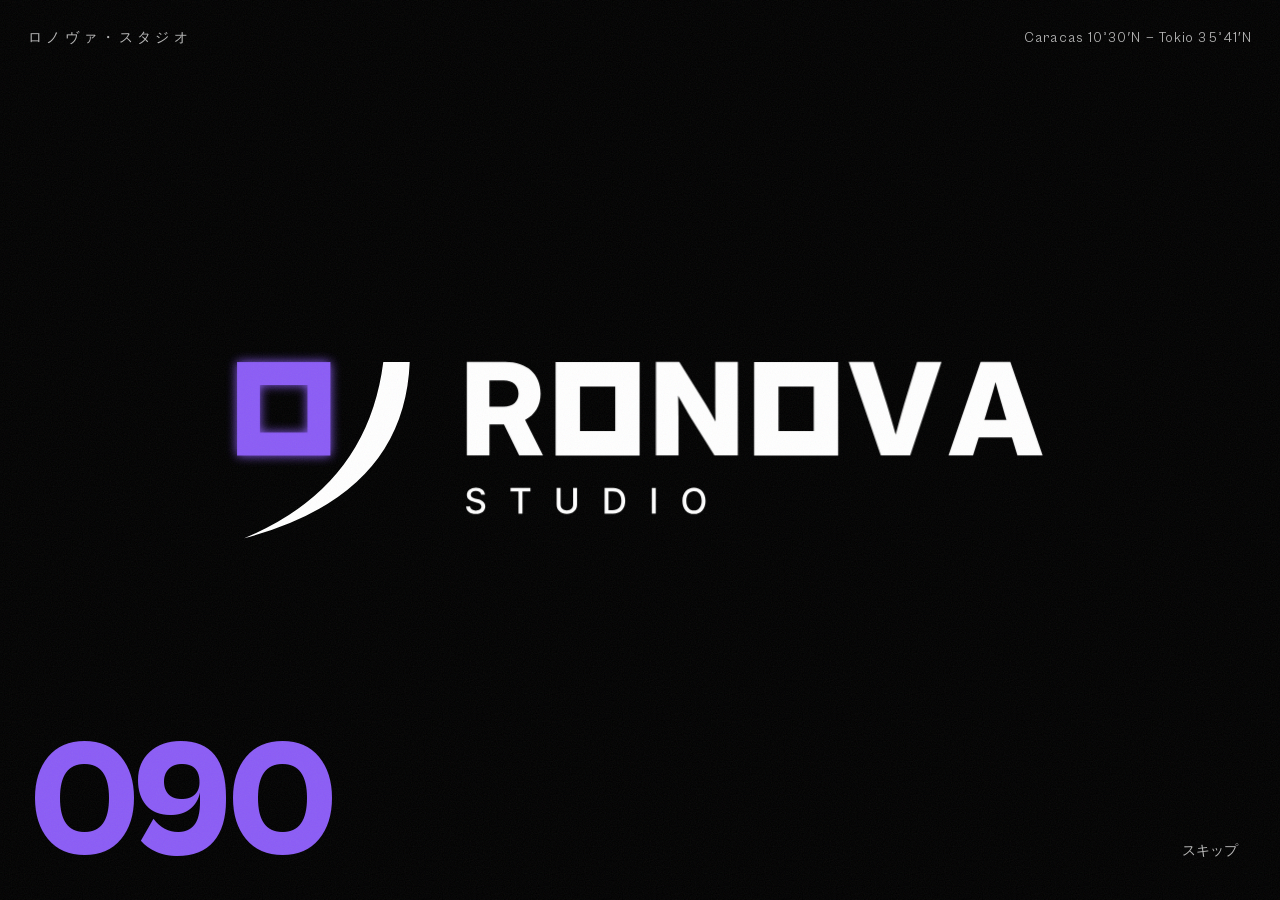
<file: ja/index.html>
<!doctype html>
<html lang="ja">
<head>
  <meta charset="utf-8">
  <meta name="viewport" content="width=device-width, initial-scale=1, viewport-fit=cover">
  <title>Ronova Studio · アイデアを、ソフトウェアに</title>
  <meta name="description" content="Ronova Studioは、売れるウェブサイト、銀行にログインせずに入金を確認できるシステム（ベネズエラ向け）、InstagramとWhatsAppに返信するAIエージェントをつくります。">
  <meta name="theme-color" content="#000000">
  <!-- Cada idioma tiene su dirección (en/ y ja/ las genera scripts/idiomas.js) -->
  <link rel="canonical" href="https://ronova-studio.ronovastudio.workers.dev/ja/">
  <link rel="alternate" hreflang="es" href="https://ronova-studio.ronovastudio.workers.dev/">
  <link rel="alternate" hreflang="en" href="https://ronova-studio.ronovastudio.workers.dev/en/">
  <link rel="alternate" hreflang="ja" href="https://ronova-studio.ronovastudio.workers.dev/ja/">
  <link rel="alternate" hreflang="x-default" href="https://ronova-studio.ronovastudio.workers.dev/">
  <!-- Vista previa al compartir el enlace (WhatsApp, Instagram, Facebook).
       Si cambias de dominio, actualiza og:url y og:image con la dirección nueva. -->
  <meta property="og:type" content="website">
  <meta property="og:locale" content="ja_JP">
  <meta property="og:site_name" content="Ronova Studio">
  <meta property="og:title" content="Ronova Studio · アイデアを、ソフトウェアに">
  <meta property="og:description" content="売れるウェブサイト、銀行にログインせずに入金を確認するシステム、InstagramとWhatsAppに返信するAIエージェント。">
  <meta property="og:url" content="https://ronova-studio.ronovastudio.workers.dev/ja/">
  <meta property="og:image" content="https://ronova-studio.ronovastudio.workers.dev/img/og.jpg">
  <meta property="og:image:width" content="1200">
  <meta property="og:image:height" content="630">
  <meta property="og:image:alt" content="Ronova Studio：アイデアを、ソフトウェアに">
  <meta name="twitter:card" content="summary_large_image">
  <link rel="icon" href="../marca/kit/web/favicon.ico" sizes="any">
  <link rel="icon" href="../marca/kit/web/favicon.svg" type="image/svg+xml">
  <link rel="apple-touch-icon" href="../marca/kit/web/apple-touch-icon.png">
  <link rel="manifest" href="../marca/kit/web/site.webmanifest">
  <!-- Cabinet Grotesk (Fontshare, licencia gratuita) guardada en el proyecto -->
  <link rel="preload" href="../fuentes/cabinet-grotesk-800.woff2" as="font" type="font/woff2" crossorigin>
  <link rel="stylesheet" href="../css/estilos.css">
  <script>
    // Decide el modo antes de pintar, para que no salte el diseño.
    (function () {
      var d = document.documentElement;
      d.classList.add('js');
      var quieto = matchMedia('(prefers-reduced-motion: reduce)').matches;
      if (!quieto) d.classList.add('con-intro', 'modo-mundo');
    })();
  </script>
</head>
<body>
  <a class="saltar" href="#servicios">「つくるもの」へスキップ</a>

  <header class="barra">
    <a class="barra__marca" href="#inicio" aria-label="Ronova Studio、ホーム">
      <img class="logo logo--morado" src="../marca/kit/svg/ronova-simbolo-blanco.svg" alt="" width="214" height="216">
      <img class="logo logo--claro" src="../marca/kit/svg/ronova-simbolo-color.svg" alt="" width="214" height="216">
      <img class="logo logo--oscuro" src="../marca/kit/svg/ronova-simbolo-color-oscuro.svg" alt="" width="214" height="216">
    </a>
    <div class="barra__der">
      <!-- Idioma: cápsula que se abre a lo ancho en la misma barra con una pastilla morada deslizante (js/app.js) -->
      <div class="idioma" data-idioma-selector>
        <button class="idioma__boton" type="button" aria-expanded="false" aria-controls="menu-idioma" aria-label="言語を切り替える">
          <svg class="idioma__icono" viewBox="0 0 20 20" aria-hidden="true"><circle cx="10" cy="10" r="7.5" fill="none" stroke="currentColor" stroke-width="1.7"/><ellipse cx="10" cy="10" rx="3.4" ry="7.5" fill="none" stroke="currentColor" stroke-width="1.5"/><path d="M3 10h14" fill="none" stroke="currentColor" stroke-width="1.5"/></svg>
          <span class="idioma__actual" data-idioma-actual>JA</span>
        </button>
        <ul class="idioma__menu" id="menu-idioma">
          <li><a href="../index.html" lang="es" hreflang="es" data-idioma="es" title="Español">ES</a></li>
          <li><a href="../en/index.html" lang="en" hreflang="en" data-idioma="en" title="English">EN</a></li>
          <li><a href="index.html" lang="ja" hreflang="ja" data-idioma="ja" title="日本語" aria-current="true">JA</a></li>
        </ul>
      </div>
      <button class="barra__sonido" type="button" aria-pressed="false" aria-label="BGM">
        <span class="ecualizador" aria-hidden="true"><i></i><i></i><i></i><i></i></span>
        <span class="barra__sonido-texto">サウンド</span>
      </button>
      <a class="barra__whatsapp" href="#contacto" data-whatsapp="こんにちは、Ronova Studioさん。ウェブサイトを見て、プロジェクトについて相談したいです。" aria-label="WhatsAppでメッセージを送る">
        <svg viewBox="0 0 24 24" aria-hidden="true"><path d="M12 2.5a9.5 9.5 0 0 0-8.2 14.3L2.6 21.4l4.7-1.2A9.5 9.5 0 1 0 12 2.5z" fill="none" stroke="currentColor" stroke-width="1.8" stroke-linejoin="round"/><path d="M8.6 7.4c.3-.5.8-.5 1.1 0l.8 1.6c.2.4.1.8-.2 1.1l-.5.5a5.8 5.8 0 0 0 3.3 3.3l.5-.5c.3-.3.7-.4 1.1-.2l1.6.8c.5.3.5.8 0 1.1-.8.6-1.9.9-2.9.6a8.6 8.6 0 0 1-5.4-5.4c-.3-1 0-2.1.6-2.9z" fill="currentColor"/></svg>
        <span class="barra__whatsapp-texto">連絡する</span>
      </a>
      <button class="barra__menu" type="button" aria-expanded="false" aria-controls="menu">メニュー</button>
    </div>
  </header>

  <div class="menu" id="menu" hidden>
    <aside class="menu__lado">
      <img class="menu__logo" src="../marca/kit/svg/ronova-vertical-color-oscuro.svg" alt="Ronova Studio" width="677" height="594">
      <p><b>アイデアを、ソフトウェアに。</b> 日本の文化に影響を受けたスタジオ。ベネズエラから世界へ。</p>
      <p class="menu__reloj"><span>カラカス <b data-hora="America/Caracas">--:--</b></span><span lang="ja">東京 <b data-hora="Asia/Tokyo">--:--</b></span></p>
      <a class="boton boton--morado" href="#contacto" data-whatsapp="こんにちは、Ronova Studioさん。ウェブサイトを見て、アイデアについて相談したいです。">WhatsAppで連絡する</a>
    </aside>
    <!-- La red: cada sesión es una neurona conectada a las demás (js/experiencia.js) -->
    <div class="menu__red">
      <svg class="menu__conexiones" aria-hidden="true"></svg>
      <nav class="menu__nav" aria-label="メイン">
      <a href="#inicio"><span class="menu__num" lang="ja" aria-hidden="true">一</span><span class="menu__nombre"><small>01</small> ホーム</span><span class="menu__desc">アイデアを、ソフトウェアに</span></a>
      <a href="#estudio"><span class="menu__num" lang="ja" aria-hidden="true">二</span><span class="menu__nombre"><small>02</small> ronova studio</span><span class="menu__desc">スタジオと仕事の流儀</span></a>
      <a href="#yo"><span class="menu__num" lang="ja" aria-hidden="true">三</span><span class="menu__nombre"><small>03</small> harry gonzález</span><span class="menu__desc">創業者</span></a>
      <a href="#servicios"><span class="menu__num" lang="ja" aria-hidden="true">四</span><span class="menu__nombre"><small>04</small> つくるもの</span><span class="menu__desc">ウェブ、入金確認、AIエージェント</span></a>
      <a href="#web"><span class="menu__num" lang="ja" aria-hidden="true">五</span><span class="menu__nombre"><small>05</small> ウェブサイト</span><span class="menu__desc">実際のプロジェクト</span></a>
      <a href="#verificador"><span class="menu__num" lang="ja" aria-hidden="true">六</span><span class="menu__nombre"><small>06</small> 入金確認</span><span class="menu__desc">オーナーを待たずに確認</span></a>
      <a href="#agentes"><span class="menu__num" lang="ja" aria-hidden="true">七</span><span class="menu__nombre"><small>07</small> AIエージェント</span><span class="menu__desc">いつでも、あなたの代わりに返信</span></a>
      <a href="#proceso"><span class="menu__num" lang="ja" aria-hidden="true">八</span><span class="menu__nombre"><small>08</small> 進め方</span><span class="menu__desc">アイデアから公開まで</span></a>
      <a href="#clientes"><span class="menu__num" lang="ja" aria-hidden="true">九</span><span class="menu__nombre"><small>09</small> お客様の声</span><span class="menu__desc">実際のお客様</span></a>
      <a href="#contacto"><span class="menu__num" lang="ja" aria-hidden="true">十</span><span class="menu__nombre"><small>10</small> 話しましょう</span><span class="menu__desc">連絡する</span></a>
      </nav>
    </div>
  </div>

  <div class="camara">
    <main class="mundo">

      <!-- 1 · INICIO -->
      <section class="sesion sesion--inicio" id="inicio" data-tono="morado" data-nombre="ホーム" aria-labelledby="t-inicio">
        <div class="escena" aria-hidden="true">
          <video muted loop playsinline preload="none" poster="../video/escenas/neon.webp"><source src="../video/escenas/neon.mp4" type="video/mp4"></video>
        </div>
        <div class="inicio__campo">
          <h1 id="t-inicio" class="inicio__titulo">ひとつの <br class="solo-movil">アイデアを<br>ソフトウェアに。</h1>
          <!-- La misma frase, hecha de código: se ve solo bajo el cursor (js/experiencia.js) -->
          <p class="inicio__titulo inicio__titulo--codigo" aria-hidden="true">ひとつの <br class="solo-movil">アイデアを<br>ソフトウェアに。</p>
          <p class="inicio__vertical" lang="ja" aria-hidden="true">ロノヴァ・スタジオ</p>
        </div>
        <figure class="inicio__foto">
          <video muted loop playsinline preload="auto" poster="../video/escenas/farol.webp" width="540" height="720" aria-label="東京の通りに灯る、文字の入った提灯">
            <source src="../video/escenas/farol.mp4" type="video/mp4">
          </video>
        </figure>
        <div class="inicio__banda">
          <p>大きな夢と、ひとつの働き方。細部まで大切にする、日本のやり方です。Ronova Studioは、あなたのアイデアをかたちにする場所です。</p>
          <a class="boton boton--morado" href="#servicios">つくるものを見る</a>
        </div>
      </section>

      <!-- 2 · RONOVA STUDIO (BORRADOR en la ficha: confirma los datos en docs/pendientes.md) -->
      <section class="sesion sesion--estudio" id="estudio" data-tono="claro" data-nombre="ronova studio" aria-labelledby="t-estudio">
        <!-- El código real de esta página, subiendo despacio (js/experiencia.js) -->
        <div class="escena escena--codigo" aria-hidden="true"><pre class="codigo-vivo"></pre></div>
        <figure class="estudio__marca">
          <img src="../marca/kit/svg/ronova-vertical-color-oscuro.svg" alt="Ronova Studio" width="677" height="594">
          <figcaption lang="ja" aria-hidden="true">ロノヴァ・スタジオ</figcaption>
        </figure>
        <div class="estudio__texto">
          <h2 id="t-estudio" class="titulo">ソフトウェア<br>スタジオ</h2>
          <p class="estudio__frase">Ronova Studioはベネズエラで生まれました。インスピレーションは日本の文化と、その <span lang="ja-Latn">monozukuri</span>の精神。直訳すれば「ものをつくること」。日本では、 <em>職人の技と細部へのこだわりを込めてつくる誇り</em>を意味します。今は実際のお店の役に立つウェブサイトや入金確認ツール、AIエージェントをつくりながら、ひとつの目標に向かって一歩ずつ進んでいます。アイデアを持つすべての人に開かれた、大きなスタジオに育つことです。</p>
          <dl class="ficha">
            <div><dt><span lang="ja">誕生</span> たんじょう</dt><dd class="borrador-dato">2026</dd></div>
            <div><dt><span lang="ja">拠点</span> きょてん</dt><dd>ベネズエラ</dd></div>
            <div><dt><span lang="ja">対象</span> たいしょう</dt><dd>世界中</dd></div>
            <div><dt><span lang="ja">夢</span> ゆめ</dt><dd>大きなものをつくること</dd></div>
            <div><dt><span lang="ja">哲学</span> てつがく</dt><dd><span lang="ja">ものづくり</span> monozukuri</dd></div>
          </dl>
        </div>
        <ul class="estudio__pilares" aria-label="スタジオの価値観">
          <li><span class="valor__kanji" lang="ja">こだわり</span><b>kodawari</b><span>細部への執念。「まあいいか」で世に出すものはひとつもありません。</span></li>
          <li><span class="valor__kanji" lang="ja">改善</span><b>kaizen</b><span>毎日少しずつ良くする。どのプロジェクトでも、どの一行のコードでも。</span></li>
          <li><span class="valor__kanji" lang="ja">おもてなし</span><b>omotenashi</b><span>日本のおもてなし。アイデアを持って来てくれる一人ひとりを大切にします。</span></li>
        </ul>
      </section>

      <!-- 3 · EL FUNDADOR (PENDIENTE: la foto original en buena calidad, ver docs/pendientes.md) -->
      <section class="sesion sesion--yo" id="yo" data-tono="oscuro" data-nombre="創業者" aria-labelledby="t-yo">
        <figure class="yo__foto">
          <div class="yo__escena">
            <svg class="anillos anillos--atras" aria-hidden="true"><defs><linearGradient id="anillo-atras" x1="0" x2="1" y1="0" y2="0"><stop offset="0" stop-color="#8b5cf6" stop-opacity="0"/><stop offset=".5" stop-color="#8b5cf6" stop-opacity="1"/><stop offset="1" stop-color="#8b5cf6" stop-opacity="0"/></linearGradient><linearGradient id="puntos-atras" x1="0" x2="1" y1="0" y2="0"><stop offset="0" stop-color="#fff" stop-opacity="0"/><stop offset=".5" stop-color="#fff" stop-opacity=".55"/><stop offset="1" stop-color="#fff" stop-opacity="0"/></linearGradient></defs><ellipse class="anillo anillo--marcas" stroke="url(#anillo-atras)"/><ellipse class="anillo anillo--puntos" stroke="url(#puntos-atras)"/></svg>
            <img class="yo__retrato" src="../img/yo.webp" alt="紫のフィルターをかけた、Ronova Studio創業者のHarry González" width="1024" height="1536">
            <!-- Las herramientas con las que trabajo giran alrededor de la foto -->
            <svg class="anillos anillos--frente" aria-hidden="true"><defs><linearGradient id="anillo-frente" x1="0" x2="1" y1="0" y2="0"><stop offset="0" stop-color="#8b5cf6" stop-opacity="0"/><stop offset=".5" stop-color="#8b5cf6" stop-opacity="1"/><stop offset="1" stop-color="#8b5cf6" stop-opacity="0"/></linearGradient><linearGradient id="puntos-frente" x1="0" x2="1" y1="0" y2="0"><stop offset="0" stop-color="#fff" stop-opacity="0"/><stop offset=".5" stop-color="#fff" stop-opacity=".55"/><stop offset="1" stop-color="#fff" stop-opacity="0"/></linearGradient></defs><ellipse class="anillo anillo--marcas" stroke="url(#anillo-frente)"/><ellipse class="anillo anillo--puntos" stroke="url(#puntos-frente)"/></svg>
            <ul class="orbita" aria-label="使っているツール">
            <li class="orbita__item" style="--i: 0; --color: #E34F26"><span class="orbita__chip"><svg viewBox="0 0 24 24" role="img" aria-label="HTML"><path d="M1.5 0h21l-1.91 21.563L11.977 24l-8.564-2.438L1.5 0zm7.031 9.75l-.232-2.718 10.059.003.23-2.622L5.412 4.41l.698 8.01h9.126l-.326 3.426-2.91.804-2.955-.81-.188-2.11H6.248l.33 4.171L12 19.351l5.379-1.443.744-8.157H8.531z"/></svg></span><span class="orbita__nombre">HTML</span></li>
            <li class="orbita__item" style="--i: 1; --color: #1572B6"><span class="orbita__chip"><svg viewBox="0 0 24 24" role="img" aria-label="CSS"><path d="M1.5 0h21l-1.91 21.563L11.977 24l-8.565-2.438L1.5 0zm17.09 4.413L5.41 4.41l.213 2.622 10.125.002-.255 2.716h-6.64l.24 2.573h6.182l-.366 3.523-2.91.804-2.956-.81-.188-2.11h-2.61l.29 3.855L12 19.288l5.373-1.53L18.59 4.414z"/></svg></span><span class="orbita__nombre">CSS</span></li>
            <li class="orbita__item" style="--i: 2; --color: #F7DF1E"><span class="orbita__chip"><svg viewBox="0 0 24 24" role="img" aria-label="JavaScript"><path d="M0 0h24v24H0V0zm22.034 18.276c-.175-1.095-.888-2.015-3.003-2.873-.736-.345-1.554-.585-1.797-1.14-.091-.33-.105-.51-.046-.705.15-.646.915-.84 1.515-.66.39.12.75.42.976.9 1.034-.676 1.034-.676 1.755-1.125-.27-.42-.404-.601-.586-.78-.63-.705-1.469-1.065-2.834-1.034l-.705.089c-.676.165-1.32.525-1.71 1.005-1.14 1.291-.811 3.541.569 4.471 1.365 1.02 3.361 1.244 3.616 2.205.24 1.17-.87 1.545-1.966 1.41-.811-.18-1.26-.586-1.755-1.336l-1.83 1.051c.21.48.45.689.81 1.109 1.74 1.756 6.09 1.666 6.871-1.004.029-.09.24-.705.074-1.65l.046.067zm-8.983-7.245h-2.248c0 1.938-.009 3.864-.009 5.805 0 1.232.063 2.363-.138 2.711-.33.689-1.18.601-1.566.48-.396-.196-.597-.466-.83-.855-.063-.105-.11-.196-.127-.196l-1.825 1.125c.305.63.75 1.172 1.324 1.517.855.51 2.004.675 3.207.405.783-.226 1.458-.691 1.811-1.411.51-.93.402-2.07.397-3.346.012-2.054 0-4.109 0-6.179l.004-.056z"/></svg></span><span class="orbita__nombre">JavaScript</span></li>
            <li class="orbita__item" style="--i: 3; --color: #3178C6"><span class="orbita__chip"><svg viewBox="0 0 24 24" role="img" aria-label="TypeScript"><path d="M1.125 0C.502 0 0 .502 0 1.125v21.75C0 23.498.502 24 1.125 24h21.75c.623 0 1.125-.502 1.125-1.125V1.125C24 .502 23.498 0 22.875 0zm17.363 9.75c.612 0 1.154.037 1.627.111a6.38 6.38 0 0 1 1.306.34v2.458a3.95 3.95 0 0 0-.643-.361 5.093 5.093 0 0 0-.717-.26 5.453 5.453 0 0 0-1.426-.2c-.3 0-.573.028-.819.086a2.1 2.1 0 0 0-.623.242c-.17.104-.3.229-.393.374a.888.888 0 0 0-.14.49c0 .196.053.373.156.529.104.156.252.304.443.444s.423.276.696.41c.273.135.582.274.926.416.47.197.892.407 1.266.628.374.222.695.473.963.753.268.279.472.598.614.957.142.359.214.776.214 1.253 0 .657-.125 1.21-.373 1.656a3.033 3.033 0 0 1-1.012 1.085 4.38 4.38 0 0 1-1.487.596c-.566.12-1.163.18-1.79.18a9.916 9.916 0 0 1-1.84-.164 5.544 5.544 0 0 1-1.512-.493v-2.63a5.033 5.033 0 0 0 3.237 1.2c.333 0 .624-.03.872-.09.249-.06.456-.144.623-.25.166-.108.29-.234.373-.38a1.023 1.023 0 0 0-.074-1.089 2.12 2.12 0 0 0-.537-.5 5.597 5.597 0 0 0-.807-.444 27.72 27.72 0 0 0-1.007-.436c-.918-.383-1.602-.852-2.053-1.405-.45-.553-.676-1.222-.676-2.005 0-.614.123-1.141.369-1.582.246-.441.58-.804 1.004-1.089a4.494 4.494 0 0 1 1.47-.629 7.536 7.536 0 0 1 1.77-.201zm-15.113.188h9.563v2.166H9.506v9.646H6.789v-9.646H3.375z"/></svg></span><span class="orbita__nombre">TypeScript</span></li>
            <li class="orbita__item" style="--i: 4; --color: #3776AB"><span class="orbita__chip"><svg viewBox="0 0 24 24" role="img" aria-label="Python"><path d="M14.25.18l.9.2.73.26.59.3.45.32.34.34.25.34.16.33.1.3.04.26.02.2-.01.13V8.5l-.05.63-.13.55-.21.46-.26.38-.3.31-.33.25-.35.19-.35.14-.33.1-.3.07-.26.04-.21.02H8.77l-.69.05-.59.14-.5.22-.41.27-.33.32-.27.35-.2.36-.15.37-.1.35-.07.32-.04.27-.02.21v3.06H3.17l-.21-.03-.28-.07-.32-.12-.35-.18-.36-.26-.36-.36-.35-.46-.32-.59-.28-.73-.21-.88-.14-1.05-.05-1.23.06-1.22.16-1.04.24-.87.32-.71.36-.57.4-.44.42-.33.42-.24.4-.16.36-.1.32-.05.24-.01h.16l.06.01h8.16v-.83H6.18l-.01-2.75-.02-.37.05-.34.11-.31.17-.28.25-.26.31-.23.38-.2.44-.18.51-.15.58-.12.64-.1.71-.06.77-.04.84-.02 1.27.05zm-6.3 1.98l-.23.33-.08.41.08.41.23.34.33.22.41.09.41-.09.33-.22.23-.34.08-.41-.08-.41-.23-.33-.33-.22-.41-.09-.41.09zm13.09 3.95l.28.06.32.12.35.18.36.27.36.35.35.47.32.59.28.73.21.88.14 1.04.05 1.23-.06 1.23-.16 1.04-.24.86-.32.71-.36.57-.4.45-.42.33-.42.24-.4.16-.36.09-.32.05-.24.02-.16-.01h-8.22v.82h5.84l.01 2.76.02.36-.05.34-.11.31-.17.29-.25.25-.31.24-.38.2-.44.17-.51.15-.58.13-.64.09-.71.07-.77.04-.84.01-1.27-.04-1.07-.14-.9-.2-.73-.25-.59-.3-.45-.33-.34-.34-.25-.34-.16-.33-.1-.3-.04-.25-.02-.2.01-.13v-5.34l.05-.64.13-.54.21-.46.26-.38.3-.32.33-.24.35-.2.35-.14.33-.1.3-.06.26-.04.21-.02.13-.01h5.84l.69-.05.59-.14.5-.21.41-.28.33-.32.27-.35.2-.36.15-.36.1-.35.07-.32.04-.28.02-.21V6.07h2.09l.14.01zm-6.47 14.25l-.23.33-.08.41.08.41.23.33.33.23.41.08.41-.08.33-.23.23-.33.08-.41-.08-.41-.23-.33-.33-.23-.41-.08-.41.08z"/></svg></span><span class="orbita__nombre">Python</span></li>
            <li class="orbita__item" style="--i: 5; --color: #D97757"><span class="orbita__chip"><svg viewBox="0 0 24 24" role="img" aria-label="Claude"><path d="m4.7144 15.9555 4.7174-2.6471.079-.2307-.079-.1275h-.2307l-.7893-.0486-2.6956-.0729-2.3375-.0971-2.2646-.1214-.5707-.1215-.5343-.7042.0546-.3522.4797-.3218.686.0608 1.5179.1032 2.2767.1578 1.6514.0972 2.4468.255h.3886l.0546-.1579-.1336-.0971-.1032-.0972L6.973 9.8356l-2.55-1.6879-1.3356-.9714-.7225-.4918-.3643-.4614-.1578-1.0078.6557-.7225.8803.0607.2246.0607.8925.686 1.9064 1.4754 2.4893 1.8336.3643.3035.1457-.1032.0182-.0728-.164-.2733-1.3539-2.4467-1.445-2.4893-.6435-1.032-.17-.6194c-.0607-.255-.1032-.4674-.1032-.7285L6.287.1335 6.6997 0l.9957.1336.419.3642.6192 1.4147 1.0018 2.2282 1.5543 3.0296.4553.8985.2429.8318.091.255h.1579v-.1457l.1275-1.706.2368-2.0947.2307-2.6957.0789-.7589.3764-.9107.7468-.4918.5828.2793.4797.686-.0668.4433-.2853 1.8517-.5586 2.9021-.3643 1.9429h.2125l.2429-.2429.9835-1.3053 1.6514-2.0643.7286-.8196.85-.9046.5464-.4311h1.0321l.759 1.1293-.34 1.1657-1.0625 1.3478-.8804 1.1414-1.2628 1.7-.7893 1.36.0729.1093.1882-.0183 2.8535-.607 1.5421-.2794 1.8396-.3157.8318.3886.091.3946-.3278.8075-1.967.4857-2.3072.4614-3.4364.8136-.0425.0304.0486.0607 1.5482.1457.6618.0364h1.621l3.0175.2247.7892.522.4736.6376-.079.4857-1.2142.6193-1.6393-.3886-3.825-.9107-1.3113-.3279h-.1822v.1093l1.0929 1.0686 2.0035 1.8092 2.5075 2.3314.1275.5768-.3218.4554-.34-.0486-2.2039-1.6575-.85-.7468-1.9246-1.621h-.1275v.17l.4432.6496 2.3436 3.5214.1214 1.0807-.17.3521-.6071.2125-.6679-.1214-1.3721-1.9246L14.38 17.959l-1.1414-1.9428-.1397.079-.674 7.2552-.3156.3703-.7286.2793-.6071-.4614-.3218-.7468.3218-1.4753.3886-1.9246.3157-1.53.2853-1.9004.17-.6314-.0121-.0425-.1397.0182-1.4328 1.9672-2.1796 2.9446-1.7243 1.8456-.4128.164-.7164-.3704.0667-.6618.4008-.5889 2.386-3.0357 1.4389-1.882.929-1.0868-.0062-.1579h-.0546l-6.3385 4.1164-1.1293.1457-.4857-.4554.0608-.7467.2307-.2429 1.9064-1.3114Z"/></svg></span><span class="orbita__nombre">Claude</span></li>
            <li class="orbita__item" style="--i: 6; --color: #FCC624"><span class="orbita__chip"><svg viewBox="0 0 24 24" role="img" aria-label="Linux"><path d="M12.504 0c-.155 0-.315.008-.48.021-4.226.333-3.105 4.807-3.17 6.298-.076 1.092-.3 1.953-1.05 3.02-.885 1.051-2.127 2.75-2.716 4.521-.278.832-.41 1.684-.287 2.489a.424.424 0 00-.11.135c-.26.268-.45.6-.663.839-.199.199-.485.267-.797.4-.313.136-.658.269-.864.68-.09.189-.136.394-.132.602 0 .199.027.4.055.536.058.399.116.728.04.97-.249.68-.28 1.145-.106 1.484.174.334.535.47.94.601.81.2 1.91.135 2.774.6.926.466 1.866.67 2.616.47.526-.116.97-.464 1.208-.946.587-.003 1.23-.269 2.26-.334.699-.058 1.574.267 2.577.2.025.134.063.198.114.333l.003.003c.391.778 1.113 1.132 1.884 1.071.771-.06 1.592-.536 2.257-1.306.631-.765 1.683-1.084 2.378-1.503.348-.199.629-.469.649-.853.023-.4-.2-.811-.714-1.376v-.097l-.003-.003c-.17-.2-.25-.535-.338-.926-.085-.401-.182-.786-.492-1.046h-.003c-.059-.054-.123-.067-.188-.135a.357.357 0 00-.19-.064c.431-1.278.264-2.55-.173-3.694-.533-1.41-1.465-2.638-2.175-3.483-.796-1.005-1.576-1.957-1.56-3.368.026-2.152.236-6.133-3.544-6.139zm.529 3.405h.013c.213 0 .396.062.584.198.19.135.33.332.438.533.105.259.158.459.166.724 0-.02.006-.04.006-.06v.105a.086.086 0 01-.004-.021l-.004-.024a1.807 1.807 0 01-.15.706.953.953 0 01-.213.335.71.71 0 00-.088-.042c-.104-.045-.198-.064-.284-.133a1.312 1.312 0 00-.22-.066c.05-.06.146-.133.183-.198.053-.128.082-.264.088-.402v-.02a1.21 1.21 0 00-.061-.4c-.045-.134-.101-.2-.183-.333-.084-.066-.167-.132-.267-.132h-.016c-.093 0-.176.03-.262.132a.8.8 0 00-.205.334 1.18 1.18 0 00-.09.4v.019c.002.089.008.179.02.267-.193-.067-.438-.135-.607-.202a1.635 1.635 0 01-.018-.2v-.02a1.772 1.772 0 01.15-.768c.082-.22.232-.406.43-.533a.985.985 0 01.594-.2zm-2.962.059h.036c.142 0 .27.048.399.135.146.129.264.288.344.465.09.199.14.4.153.667v.004c.007.134.006.2-.002.266v.08c-.03.007-.056.018-.083.024-.152.055-.274.135-.393.2.012-.09.013-.18.003-.267v-.015c-.012-.133-.04-.2-.082-.333a.613.613 0 00-.166-.267.248.248 0 00-.183-.064h-.021c-.071.006-.13.04-.186.132a.552.552 0 00-.12.27.944.944 0 00-.023.33v.015c.012.135.037.2.08.334.046.134.098.2.166.268.01.009.02.018.034.024-.07.057-.117.07-.176.136a.304.304 0 01-.131.068 2.62 2.62 0 01-.275-.402 1.772 1.772 0 01-.155-.667 1.759 1.759 0 01.08-.668 1.43 1.43 0 01.283-.535c.128-.133.26-.2.418-.2zm1.37 1.706c.332 0 .733.065 1.216.399.293.2.523.269 1.052.468h.003c.255.136.405.266.478.399v-.131a.571.571 0 01.016.47c-.123.31-.516.643-1.063.842v.002c-.268.135-.501.333-.775.465-.276.135-.588.292-1.012.267a1.139 1.139 0 01-.448-.067 3.566 3.566 0 01-.322-.198c-.195-.135-.363-.332-.612-.465v-.005h-.005c-.4-.246-.616-.512-.686-.71-.07-.268-.005-.47.193-.6.224-.135.38-.271.483-.336.104-.074.143-.102.176-.131h.002v-.003c.169-.202.436-.47.839-.601.139-.036.294-.065.466-.065zm2.8 2.142c.358 1.417 1.196 3.475 1.735 4.473.286.534.855 1.659 1.102 3.024.156-.005.33.018.513.064.646-1.671-.546-3.467-1.089-3.966-.22-.2-.232-.335-.123-.335.59.534 1.365 1.572 1.646 2.757.13.535.16 1.104.021 1.67.067.028.135.06.205.067 1.032.534 1.413.938 1.23 1.537v-.043c-.06-.003-.12 0-.18 0h-.016c.151-.467-.182-.825-1.065-1.224-.915-.4-1.646-.336-1.77.465-.008.043-.013.066-.018.135-.068.023-.139.053-.209.064-.43.268-.662.669-.793 1.187-.13.533-.17 1.156-.205 1.869v.003c-.02.334-.17.838-.319 1.35-1.5 1.072-3.58 1.538-5.348.334a2.645 2.645 0 00-.402-.533 1.45 1.45 0 00-.275-.333c.182 0 .338-.03.465-.067a.615.615 0 00.314-.334c.108-.267 0-.697-.345-1.163-.345-.467-.931-.995-1.788-1.521-.63-.4-.986-.87-1.15-1.396-.165-.534-.143-1.085-.015-1.645.245-1.07.873-2.11 1.274-2.763.107-.065.037.135-.408.974-.396.751-1.14 2.497-.122 3.854a8.123 8.123 0 01.647-2.876c.564-1.278 1.743-3.504 1.836-5.268.048.036.217.135.289.202.218.133.38.333.59.465.21.201.477.335.876.335.039.003.075.006.11.006.412 0 .73-.134.997-.268.29-.134.52-.334.74-.4h.005c.467-.135.835-.402 1.044-.7zm2.185 8.958c.037.6.343 1.245.882 1.377.588.134 1.434-.333 1.791-.765l.211-.01c.315-.007.577.01.847.268l.003.003c.208.199.305.53.391.876.085.4.154.78.409 1.066.486.527.645.906.636 1.14l.003-.007v.018l-.003-.012c-.015.262-.185.396-.498.595-.63.401-1.746.712-2.457 1.57-.618.737-1.37 1.14-2.036 1.191-.664.053-1.237-.2-1.574-.898l-.005-.003c-.21-.4-.12-1.025.056-1.69.176-.668.428-1.344.463-1.897.037-.714.076-1.335.195-1.814.12-.465.308-.797.641-.984l.045-.022zm-10.814.049h.01c.053 0 .105.005.157.014.376.055.706.333 1.023.752l.91 1.664.003.003c.243.533.754 1.064 1.189 1.637.434.598.77 1.131.729 1.57v.006c-.057.744-.48 1.148-1.125 1.294-.645.135-1.52.002-2.395-.464-.968-.536-2.118-.469-2.857-.602-.369-.066-.61-.2-.723-.4-.11-.2-.113-.602.123-1.23v-.004l.002-.003c.117-.334.03-.752-.027-1.118-.055-.401-.083-.71.043-.94.16-.334.396-.4.69-.533.294-.135.64-.202.915-.47h.002v-.002c.256-.268.445-.601.668-.838.19-.201.38-.336.663-.336zm7.159-9.074c-.435.201-.945.535-1.488.535-.542 0-.97-.267-1.28-.466-.154-.134-.28-.268-.373-.335-.164-.134-.144-.333-.074-.333.109.016.129.134.199.2.096.066.215.2.36.333.292.2.68.467 1.167.467.485 0 1.053-.267 1.398-.466.195-.135.445-.334.648-.467.156-.136.149-.267.279-.267.128.016.034.134-.147.332a8.097 8.097 0 01-.69.468zm-1.082-1.583V5.64c-.006-.02.013-.042.029-.05.074-.043.18-.027.26.004.063 0 .16.067.15.135-.006.049-.085.066-.135.066-.055 0-.092-.043-.141-.068-.052-.018-.146-.008-.163-.065zm-.551 0c-.02.058-.113.049-.166.066-.047.025-.086.068-.14.068-.05 0-.13-.02-.136-.068-.01-.066.088-.133.15-.133.08-.031.184-.047.259-.005.019.009.036.03.03.05v.02h.003z"/></svg></span><span class="orbita__nombre">Linux</span></li>
            <li class="orbita__item" style="--i: 7; --color: #F38020"><span class="orbita__chip"><svg viewBox="0 0 24 24" role="img" aria-label="Cloudflare"><path d="M16.5088 16.8447c.1475-.5068.0908-.9707-.1553-1.3154-.2246-.3164-.6045-.499-1.0615-.5205l-8.6592-.1123a.1559.1559 0 0 1-.1333-.0713c-.0283-.042-.0351-.0986-.021-.1553.0278-.084.1123-.1484.2036-.1562l8.7359-.1123c1.0351-.0489 2.1601-.8868 2.5537-1.9136l.499-1.3013c.0215-.0561.0293-.1128.0147-.168-.5625-2.5463-2.835-4.4453-5.5499-4.4453-2.5039 0-4.6284 1.6177-5.3876 3.8614-.4927-.3658-1.1187-.5625-1.794-.499-1.2026.119-2.1665 1.083-2.2861 2.2856-.0283.31-.0069.6128.0635.894C1.5683 13.171 0 14.7754 0 16.752c0 .1748.0142.3515.0352.5273.0141.083.0844.1475.1689.1475h15.9814c.0909 0 .1758-.0645.2032-.1553l.12-.4268zm2.7568-5.5634c-.0771 0-.1611 0-.2383.0112-.0566 0-.1054.0415-.127.0976l-.3378 1.1744c-.1475.5068-.0918.9707.1543 1.3164.2256.3164.6055.498 1.0625.5195l1.8437.1133c.0557 0 .1055.0263.1329.0703.0283.043.0351.1074.0214.1562-.0283.084-.1132.1485-.204.1553l-1.921.1123c-1.041.0488-2.1582.8867-2.5527 1.914l-.1406.3585c-.0283.0713.0215.1416.0986.1416h6.5977c.0771 0 .1474-.0489.169-.126.1122-.4082.1757-.837.1757-1.2803 0-2.6025-2.125-4.727-4.7344-4.727"/></svg></span><span class="orbita__nombre">Cloudflare</span></li>
            <li class="orbita__item" style="--i: 8; --color: #FFFFFF"><span class="orbita__chip"><svg viewBox="0 0 24 24" role="img" aria-label="GitHub"><path d="M12 .297c-6.63 0-12 5.373-12 12 0 5.303 3.438 9.8 8.205 11.385.6.113.82-.258.82-.577 0-.285-.01-1.04-.015-2.04-3.338.724-4.042-1.61-4.042-1.61C4.422 18.07 3.633 17.7 3.633 17.7c-1.087-.744.084-.729.084-.729 1.205.084 1.838 1.236 1.838 1.236 1.07 1.835 2.809 1.305 3.495.998.108-.776.417-1.305.76-1.605-2.665-.3-5.466-1.332-5.466-5.93 0-1.31.465-2.38 1.235-3.22-.135-.303-.54-1.523.105-3.176 0 0 1.005-.322 3.3 1.23.96-.267 1.98-.399 3-.405 1.02.006 2.04.138 3 .405 2.28-1.552 3.285-1.23 3.285-1.23.645 1.653.24 2.873.12 3.176.765.84 1.23 1.91 1.23 3.22 0 4.61-2.805 5.625-5.475 5.92.42.36.81 1.096.81 2.22 0 1.606-.015 2.896-.015 3.286 0 .315.21.69.825.57C20.565 22.092 24 17.592 24 12.297c0-6.627-5.373-12-12-12"/></svg></span><span class="orbita__nombre">GitHub</span></li>
            </ul>
          </div>
        </figure>
        <div class="yo__texto">
          <!-- Igual que la frase del inicio: bajo el cursor, el nombre se ve hecho de código -->
          <div class="revela">
            <h2 id="t-yo" class="titulo yo__titulo">harry gonzález</h2>
            <p class="titulo yo__titulo revela__codigo" aria-hidden="true">harry gonzález</p>
          </div>
          <p class="yo__frase">Ronova Studio創業者。ベネズエラ中央大学（UCV）でコンピューターサイエンスを学ぶ学生で、根っからの独学派です。知っていることのほとんどは、自分で学びました。</p>
          <p>ゲームが大好きで、Ronovaという名前もあるゲームから来ています。日本らしさは、私が使っている2つのLinuxディストリビューションから。どちらも日本にインスパイアされていて、 <em class="yo__japon">完璧に感じるほど丁寧につくられています</em>。それが、私がすべての仕事で目指すものです。夢は、Ronova Studioを大きなものをつくる人たちであふれる場所にすること。</p>
          <ul class="yo__datos" aria-label="プロフィール">
            <li>情報科学 · UCV</li>
            <li>独学</li>
            <li>ゲーマー</li>
            <li>Linux好き</li>
            <li>21歳</li>
          </ul>
          <div class="yo__acciones">
            <a class="boton boton--blanco" href="#web">これまでの作品を見る <span aria-hidden="true">→</span></a>
            <a class="boton boton--borde" href="#contacto" data-whatsapp="こんにちは、Harryさん。ウェブサイトを見て、アイデアについて相談したいです。">連絡する</a>
          </div>
        </div>
      </section>

      <!-- 4 · LO QUE HACEMOS: una máquina expendedora japonesa (自販機). Para agregar un servicio, copia un <li>. -->
      <section class="sesion sesion--servicios" id="servicios" data-tono="morado" data-nombre="つくるもの" aria-labelledby="t-servicios">
        <div class="maquina">
          <!-- El letrero luminoso de la máquina es el título de la sesión -->
          <div class="maquina__letrero">
            <p class="maquina__marca" lang="ja" aria-hidden="true">ロノ自販機</p>
            <h2 id="t-servicios" class="maquina__titulo">つくるもの</h2>
            <p class="servicios__leyenda"><span class="lampara lampara--si"></span> ご利用可能 <span class="lampara lampara--no"></span> 近日対応</p>
          </div>
          <ul class="maquina__vitrina">
            <li class="producto"><a href="#web"><span class="producto__kanji" lang="ja" aria-hidden="true">網</span><b>ウェブサイト</b><span class="producto__desc">スマホから売れる、オーダーメイドのウェブサイト。</span><span class="producto__estado"><span class="lampara lampara--si"></span><span lang="ja">販売中</span> ご利用可能</span></a></li>
            <li class="producto"><a href="#verificador"><span class="producto__kanji" lang="ja" aria-hidden="true">確</span><b>入金確認システム</b><span class="producto__desc">ベネズエラ向け。スタッフが銀行にログインせずに、Pago Móvilの入金を確認できます。</span><span class="producto__estado"><span class="lampara lampara--si"></span><span lang="ja">販売中</span> ご利用可能</span></a></li>
            <li class="producto"><a href="#agentes"><span class="producto__kanji" lang="ja" aria-hidden="true">話</span><b>AIエージェント</b><span class="producto__desc">InstagramとWhatsAppに、いつでも返信します。</span><span class="producto__estado"><span class="lampara lampara--si"></span><span lang="ja">販売中</span> ご利用可能</span></a></li>
            <li class="producto producto--pronto"><div><span class="producto__kanji" lang="ja" aria-hidden="true">遊</span><svg class="producto__candado" viewBox="0 0 24 24" aria-hidden="true"><path d="M7 10V7a5 5 0 0 1 10 0v3" fill="none" stroke="currentColor" stroke-width="2" stroke-linecap="round"/><rect x="4.5" y="10" width="15" height="11" rx="3" fill="currentColor"/></svg><b>Robloxのゲーム</b><span class="producto__desc">友だちと遊べる世界。</span><span class="producto__estado"><span class="lampara lampara--no"></span><span lang="ja">準備中</span> 近日対応</span></div></li>
            <li class="producto producto--pronto"><div><span class="producto__kanji" lang="ja" aria-hidden="true">語</span><svg class="producto__candado" viewBox="0 0 24 24" aria-hidden="true"><path d="M7 10V7a5 5 0 0 1 10 0v3" fill="none" stroke="currentColor" stroke-width="2" stroke-linecap="round"/><rect x="4.5" y="10" width="15" height="11" rx="3" fill="currentColor"/></svg><b>ビジュアルノベル</b><span class="producto__desc">Ren'Pyでつくるインタラクティブな物語。</span><span class="producto__estado"><span class="lampara lampara--no"></span><span lang="ja">準備中</span> 近日対応</span></div></li>
            <li class="producto producto--pronto"><div><span class="producto__kanji" lang="ja" aria-hidden="true">管</span><svg class="producto__candado" viewBox="0 0 24 24" aria-hidden="true"><path d="M7 10V7a5 5 0 0 1 10 0v3" fill="none" stroke="currentColor" stroke-width="2" stroke-linecap="round"/><rect x="4.5" y="10" width="15" height="11" rx="3" fill="currentColor"/></svg><b>業務システム</b><span class="producto__desc">在庫、顧客、レポートをひとつの場所に。</span><span class="producto__estado"><span class="lampara lampara--no"></span><span lang="ja">準備中</span> 近日対応</span></div></li>
            <li class="producto producto--pronto"><div><span class="producto__kanji" lang="ja" aria-hidden="true">店</span><svg class="producto__candado" viewBox="0 0 24 24" aria-hidden="true"><path d="M7 10V7a5 5 0 0 1 10 0v3" fill="none" stroke="currentColor" stroke-width="2" stroke-linecap="round"/><rect x="4.5" y="10" width="15" height="11" rx="3" fill="currentColor"/></svg><b>食料品店向けシステム</b><span class="producto__desc">ボリバルとドルで会計し、在庫を管理して、1日のレジ締めまで。</span><span class="producto__estado"><span class="lampara lampara--no"></span><span lang="ja">準備中</span> 近日対応</span></div></li>
            <li class="producto producto--idea"><a href="#contacto"><span class="producto__kanji" lang="ja" aria-hidden="true">夢</span><b>あなたのアイデアは？</b><span class="producto__desc">自販機になければ、教えてください。一緒につくりましょう。</span><span class="producto__estado">話しましょう →</span></a></li>
          </ul>
        </div>
      </section>

      <!-- 5 · PÁGINAS WEB: cartas coleccionables. Cada proyecto es una carta; al tocarla se voltea y muestra la web.
           Para agregar un proyecto, copia un <li class="carta"> con su captura completa en img/portafolio/. -->
      <section class="sesion sesion--trabajo" id="web" data-tono="oscuro" data-nombre="ウェブサイト" aria-labelledby="t-web">
        <div class="trabajo__lista">
          <h2 id="t-web" class="titulo">ウェブサイト</h2>
          <p class="trabajo__lead">プロジェクトは一枚一枚がコレクションのカード。タップして裏返すと、サイトの中が見られます。</p>
          <p class="trabajo__coleccion"><b data-total>2</b> 枚のカード · <b>1</b> 枚は未発見</p>
          <a class="boton boton--morado trabajo__boton" href="https://web.ronovastudio.workers.dev/ja/" target="_blank" rel="noopener">パッケージと料金を見る <span>→</span></a>
          <div class="cartas__flechas" hidden>
            <button type="button" class="cartas__flecha" data-dir="-1" aria-label="前のカード">←</button>
            <button type="button" class="cartas__flecha" data-dir="1" aria-label="次のカード">→</button>
          </div>
        </div>
        <ul class="cartas">
            <li class="carta">
              <button type="button" class="carta__giro" aria-pressed="false" aria-label="yosnier barberのカードを裏返してサイトを見る">
                <span class="carta__cara carta__frente">
                  <span class="carta__cabeza"><b>yosnier barber</b><span class="carta__kanji" lang="ja">理</span></span>
                  <span class="carta__arte"><img src="../img/portafolio/yosnier-barber-demo-completa.webp" alt="Yosnier Barberのサイトのトップページ" width="960" height="6000"></span>
                  <span class="carta__tipo">出張バーバー · カラカス</span>
                  <span class="carta__texto">カラカス全域への出張カット。エリア、料金、予約をひとつの場所に。</span>
                  <span class="carta__pie"><span>Nº 001</span><span>RONOVA · 2026</span></span>
                  <span class="carta__holo" aria-hidden="true"></span>
                </span>
                <span class="carta__cara carta__reverso">
                  <span class="carta__pantalla"><img src="../img/portafolio/yosnier-barber-demo-completa.webp" alt="" width="960" height="6000"></span>
                  <span class="carta__volver">タップで裏返す</span>
                </span>
              </button>
            </li>
            <li class="carta">
              <button type="button" class="carta__giro" aria-pressed="false" aria-label="dr. marjorie díazのカードを裏返してサイトを見る">
                <span class="carta__cara carta__frente">
                  <span class="carta__cabeza"><b>dr. marjorie díaz</b><span class="carta__kanji" lang="ja">医</span></span>
                  <span class="carta__arte"><img src="../img/portafolio/dra-marjorie-diaz-completa.webp" alt="Dr. Marjorie Díazのサイトのトップページ" width="960" height="6000"></span>
                  <span class="carta__tipo">小児科・美容医療 · プエルト・コロンビア</span>
                  <span class="carta__texto">小児科と美容医療、2つの診療をひとつのサイトに。予約はWhatsAppで。</span>
                  <span class="carta__pie"><span>Nº 002</span><span>RONOVA · 2026</span></span>
                  <span class="carta__holo" aria-hidden="true"></span>
                </span>
                <span class="carta__cara carta__reverso">
                  <span class="carta__pantalla"><img src="../img/portafolio/dra-marjorie-diaz-completa.webp" alt="" width="960" height="6000"></span>
                  <span class="carta__volver">タップで裏返す</span>
                </span>
              </button>
            </li>
            <li class="carta carta--tuya">
              <button type="button" class="carta__giro" aria-pressed="false" aria-label="あなたのカードを裏返す">
                <span class="carta__cara carta__frente">
                  <span class="carta__cabeza"><b>あなたの</b><span class="carta__kanji" lang="ja">夢</span></span>
                  <!-- Una mini página de ejemplo, hecha en HTML: así se vería la tuya -->
                  <span class="carta__arte mini" aria-hidden="true">
                    <span class="mini__nav"><i class="mini__logo"></i><i></i><i></i><i></i></span>
                    <span class="mini__hero">
                      <span class="mini__titulo">あなたの</span>
                      <span class="mini__lineas"><i></i><i></i></span>
                      <span class="mini__boton">連絡する</span>
                    </span>
                    <span class="mini__bloques"><i></i><i></i><i></i></span>
                  </span>
                  <span class="carta__tipo">あなたのお店 · どこにいても</span>
                  <span class="carta__texto">あなたのブランドで、あなたに合わせてつくる。スマホからすぐに売れるウェブサイト。</span>
                  <span class="carta__pie"><span>Nº ???</span><span>レジェンドカード</span></span>
                  <span class="carta__holo" aria-hidden="true"></span>
                </span>
                <span class="carta__cara carta__reverso carta__reverso--tuya">
                  <span class="carta__cabeza"><b>あなたの</b><span class="carta__kanji" lang="ja">夢</span></span>
                  <span class="carta__invitacion">このカードは、まだ存在しません。<br><b>一緒につくりませんか？</b></span>
                  <span class="carta__pie"><span>Nº ???</span><span>レジェンドカード</span></span>
                </span>
              </button>
              <a class="boton boton--blanco carta__accion" href="https://web.ronovastudio.workers.dev/ja/" target="_blank" rel="noopener">自分のカードがほしい <span>→</span></a>
            </li>
        </ul>
      </section>

      <!-- 6 · VERIFICADOR: el torniquete de una estación de Tokio (改札). -->
      <section class="sesion sesion--verificador" id="verificador" data-tono="morado" data-nombre="入金確認" aria-labelledby="t-verificador">
        <div class="verificador__texto">
          <!-- El título es un letrero de estación de Tokio (駅名標) -->
          <div class="estacion">
            <span class="estacion__kanji" lang="ja" aria-hidden="true">確認済</span>
            <h2 id="t-verificador" class="estacion__nombre">すべての入金を、確認済みに</h2>
            <span class="estacion__linea" aria-hidden="true"><b>六</b></span>
          </div>
          <p class="verificador__lead">ベネズエラのお店向けのシステムです。多くのお店では銀行にログインできるのはオーナーだけで、Pago Móvil（ベネズエラの即時送金）の入金はオーナーの確認待ちになります。このシステムなら、スタッフがウェブやWhatsAppからその場で入金を確認できます。銀行へのアクセスも、オーナーの手間もいりません。 <b class="verificador__clave">入金が本当に届いたと確認できるまで、商品は渡しません。</b></p>
          <!-- Los bancos con su logo y su color (logos: Wikimedia Commons y Simple Icons; son marcas de sus dueños) -->
          <ul class="bancos" aria-label="銀行">
            <li class="banco banco--activo" style="--c: #e2262d"><span class="banco__logo"><img src="../img/bancos/bdv.svg" alt="Banco de Venezuela" height="24" loading="lazy"></span><small>対応中</small></li>
            <li class="banco" style="--c: #1464a5"><span class="banco__logo"><img src="../img/bancos/provincial.svg" alt="BBVA Provincial" height="24" loading="lazy"></span><small>近日対応</small></li>
            <li class="banco" style="--c: #1f6fc4"><span class="banco__logo"><img src="../img/bancos/mercantil.svg" alt="Mercantil" height="24" loading="lazy"></span><small>近日対応</small></li>
            <li class="banco" style="--c: #1f9d55"><span class="banco__logo"><img src="../img/bancos/banesco.svg" alt="Banesco" height="24" loading="lazy"></span><small>近日対応</small></li>
            <li class="banco" style="--c: #12a0a0"><span class="banco__logo"><img src="../img/bancos/venezolano.png" alt="Venezolano de Crédito" height="24" loading="lazy"></span><small>近日対応</small></li>
            <li class="banco" style="--c: #e0a21a"><span class="banco__logo"><img src="../img/bancos/bicentenario.png" alt="Bicentenario" height="24" loading="lazy"></span><small>近日対応</small></li>
            <li class="banco banco--activo" style="--c: #f0b90b"><span class="banco__logo"><img src="../img/bancos/binance.svg" alt="Binance" height="24" loading="lazy"> <span class="banco__nombre">Binance</span></span><small>対応中</small></li>
          </ul>
          <p class="canales">確認できる場所 <span>ウェブ</span><span>WhatsApp</span><span class="canales__pronto">Telegram · 近日</span></p>
        </div>
        <div class="torniquete" data-caso="">
          <div class="torniquete__pantalla" role="status" aria-live="polite">
            <span class="torniquete__kanji" lang="ja">改札</span>
            <b class="torniquete__msg">入金をタッチ</b>
            <small class="torniquete__detalle">2分ごとに銀行を確認しています</small>
          </div>
          <div class="torniquete__paso" aria-hidden="true">
            <span class="torniquete__poste torniquete__poste--izq"><span class="torniquete__lector">IC</span><span class="torniquete__luz"></span></span>
            <span class="torniquete__aletas"><i></i><i></i></span>
            <span class="torniquete__poste torniquete__poste--der"><span class="torniquete__luz"></span></span>
            <span class="ticket"><small>Pago Móvil</small><b class="ticket__ref">Ref 004812</b><span class="ticket__monto">Bs 1.250,00</span><span class="ticket__banco">Banco de Venezuela</span></span>
          </div>
          <!-- Tablero de llegadas (発着案内): los pagos que el verificador va revisando. Datos de ejemplo. -->
          <div class="tablero" aria-hidden="true">
            <p class="tablero__cabeza"><span lang="ja">着金案内</span> 本日の入金 · サンプル</p>
            <ol class="tablero__filas"></ol>
          </div>
          <div class="torniquete__botones" role="group" aria-label="入金を選んで試す">
            <button type="button" data-caso="ok">新しい入金</button>
            <button type="button" data-caso="usado">使用済みの番号</button>
            <button type="button" data-caso="no">届いていない入金</button>
          </div>
        </div>
      </section>

      <!-- 7 · AGENTES DE IA: un konbini (コンビニ) de Tokio abierto toda la noche. El chat va detrás del vidrio. -->
      <section class="sesion sesion--agentes" id="agentes" data-tono="oscuro" data-nombre="AIエージェント" aria-labelledby="t-agentes">
        <div class="agentes__texto">
          <h2 id="t-agentes" class="titulo agentes__titulo">あなたのお店<br><span class="agentes__neon">は、眠らない。</span></h2>
          <p class="agentes__lead">AIエージェントが、InstagramとWhatsAppにいつでも対応します。あなたが眠っている間も、 <b>エージェントが接客します。</b></p>
          <ul class="agentes__hace">
            <li><span class="agentes__kanji" lang="ja" aria-hidden="true">答</span><span><b>すぐに返信</b>料金、営業時間、質問に、あなたと同じように</span></li>
            <li><span class="agentes__kanji" lang="ja" aria-hidden="true">約</span><span><b>予約を受付</b>あなたが何もしなくても、日時を予約</span></li>
            <li><span class="agentes__kanji" lang="ja" aria-hidden="true">知</span><span><b>お知らせ</b>買う気のお客様が来たら、すぐに</span></li>
          </ul>
          <div class="agentes__demo">
            <span>ある夜をのぞいてみる</span>
            <div class="agentes__canales" role="group" aria-label="デモを見る">
              <button type="button" aria-pressed="true" data-canal="whatsapp">whatsapp</button>
              <button type="button" aria-pressed="false" data-canal="instagram">instagram</button>
            </div>
          </div>
        </div>
        <div class="konbini">
          <!-- El letrero de la tienda, con su reloj -->
          <div class="konbini__letrero">
            <span class="konbini__horas" lang="ja">24時間</span>
            <b class="konbini__nombre">RONOVA AGENT</b>
            <span class="konbini__reloj" aria-label="店内の時刻"><span data-reloj>23:58</span><small data-turno>PM</small></span>
          </div>
          <div class="konbini__toldo" aria-hidden="true"></div>
          <div class="konbini__vitrina">
            <span class="konbini__reflejo" aria-hidden="true"></span>
            <!-- Demostración: la conversación se escribe sola al llegar a la sesión (js/experiencia.js) -->
            <div class="chat" aria-label="AIエージェントとの会話の例">
              <div class="chat__cabeza"><span class="chat__avatar" aria-hidden="true">ロ</span><span><b>あなたのお店</b><small class="chat__estado">オンライン</small></span></div>
              <ol class="chat__mensajes" aria-live="polite"></ol>
            </div>
            <p class="konbini__abierto"><span class="lampara lampara--si"></span> 営業中</p>
          </div>
          <p class="konbini__contador"><b data-atendidos>0</b> 人のお客様に対応 · 今夜</p>
        </div>
      </section>

      <!-- 8 · CÓMO TRABAJAMOS: una página de manga (6 viñetas). Sirve para webs, agentes y cualquier software. -->
      <section class="sesion sesion--proceso" id="proceso" data-tono="claro" data-nombre="進め方" aria-labelledby="t-proceso">
        <div class="proceso__cabeza">
          <h2 id="t-proceso" class="titulo">進め方</h2>
          <div class="proceso__notas">
            <p class="proceso__pago"><b>お支払い：</b> 銀行振込またはBinance。</p>
          </div>
        </div>
        <ol class="manga">
          <li class="proceso__paso koma koma--1">
            <span class="koma__num">1</span>
            <span class="koma__sfx" lang="ja" aria-hidden="true">話</span>
            <p class="koma__globo">こんにちは！アイデアがあって…</p>
            <div class="dibujo dibujo--chat" aria-hidden="true"><span class="d-msj d-msj--el">ネットで売りたいんです</span><span class="d-msj d-msj--yo">やりましょう！何を売っていますか？</span><span class="d-msj d-msj--el">服とアクセサリーです 👕</span></div>
            <h3 class="koma__titulo">話す</h3>
            <p class="koma__texto">アイデア、お客様のこと、必要なものを聞かせてください。相談だけでも大丈夫です。</p><ul class="koma__canales" aria-label="連絡手段"><li style="--c: #25D366"><svg viewBox="0 0 24 24" role="img" aria-label="WhatsApp"><path d="M17.472 14.382c-.297-.149-1.758-.867-2.03-.967-.273-.099-.471-.148-.67.15-.197.297-.767.966-.94 1.164-.173.199-.347.223-.644.075-.297-.15-1.255-.463-2.39-1.475-.883-.788-1.48-1.761-1.653-2.059-.173-.297-.018-.458.13-.606.134-.133.298-.347.446-.52.149-.174.198-.298.298-.497.099-.198.05-.371-.025-.52-.075-.149-.669-1.612-.916-2.207-.242-.579-.487-.5-.669-.51-.173-.008-.371-.01-.57-.01-.198 0-.52.074-.792.372-.272.297-1.04 1.016-1.04 2.479 0 1.462 1.065 2.875 1.213 3.074.149.198 2.096 3.2 5.077 4.487.709.306 1.262.489 1.694.625.712.227 1.36.195 1.871.118.571-.085 1.758-.719 2.006-1.413.248-.694.248-1.289.173-1.413-.074-.124-.272-.198-.57-.347m-5.421 7.403h-.004a9.87 9.87 0 01-5.031-1.378l-.361-.214-3.741.982.998-3.648-.235-.374a9.86 9.86 0 01-1.51-5.26c.001-5.45 4.436-9.884 9.888-9.884 2.64 0 5.122 1.03 6.988 2.898a9.825 9.825 0 012.893 6.994c-.003 5.45-4.437 9.884-9.885 9.884m8.413-18.297A11.815 11.815 0 0012.05 0C5.495 0 .16 5.335.157 11.892c0 2.096.547 4.142 1.588 5.945L.057 24l6.305-1.654a11.882 11.882 0 005.683 1.448h.005c6.554 0 11.89-5.335 11.893-11.893a11.821 11.821 0 00-3.48-8.413Z"/></svg></li><li style="--c: #E4405F"><svg viewBox="0 0 24 24" role="img" aria-label="Instagram"><path d="M7.0301.084c-1.2768.0602-2.1487.264-2.911.5634-.7888.3075-1.4575.72-2.1228 1.3877-.6652.6677-1.075 1.3368-1.3802 2.127-.2954.7638-.4956 1.6365-.552 2.914-.0564 1.2775-.0689 1.6882-.0626 4.947.0062 3.2586.0206 3.6671.0825 4.9473.061 1.2765.264 2.1482.5635 2.9107.308.7889.72 1.4573 1.388 2.1228.6679.6655 1.3365 1.0743 2.1285 1.38.7632.295 1.6361.4961 2.9134.552 1.2773.056 1.6884.069 4.9462.0627 3.2578-.0062 3.668-.0207 4.9478-.0814 1.28-.0607 2.147-.2652 2.9098-.5633.7889-.3086 1.4578-.72 2.1228-1.3881.665-.6682 1.0745-1.3378 1.3795-2.1284.2957-.7632.4966-1.636.552-2.9124.056-1.2809.0692-1.6898.063-4.948-.0063-3.2583-.021-3.6668-.0817-4.9465-.0607-1.2797-.264-2.1487-.5633-2.9117-.3084-.7889-.72-1.4568-1.3876-2.1228C21.2982 1.33 20.628.9208 19.8378.6165 19.074.321 18.2017.1197 16.9244.0645 15.6471.0093 15.236-.005 11.977.0014 8.718.0076 8.31.0215 7.0301.0839m.1402 21.6932c-1.17-.0509-1.8053-.2453-2.2287-.408-.5606-.216-.96-.4771-1.3819-.895-.422-.4178-.6811-.8186-.9-1.378-.1644-.4234-.3624-1.058-.4171-2.228-.0595-1.2645-.072-1.6442-.079-4.848-.007-3.2037.0053-3.583.0607-4.848.05-1.169.2456-1.805.408-2.2282.216-.5613.4762-.96.895-1.3816.4188-.4217.8184-.6814 1.3783-.9003.423-.1651 1.0575-.3614 2.227-.4171 1.2655-.06 1.6447-.072 4.848-.079 3.2033-.007 3.5835.005 4.8495.0608 1.169.0508 1.8053.2445 2.228.408.5608.216.96.4754 1.3816.895.4217.4194.6816.8176.9005 1.3787.1653.4217.3617 1.056.4169 2.2263.0602 1.2655.0739 1.645.0796 4.848.0058 3.203-.0055 3.5834-.061 4.848-.051 1.17-.245 1.8055-.408 2.2294-.216.5604-.4763.96-.8954 1.3814-.419.4215-.8181.6811-1.3783.9-.4224.1649-1.0577.3617-2.2262.4174-1.2656.0595-1.6448.072-4.8493.079-3.2045.007-3.5825-.006-4.848-.0608M16.953 5.5864A1.44 1.44 0 1 0 18.39 4.144a1.44 1.44 0 0 0-1.437 1.4424M5.8385 12.012c.0067 3.4032 2.7706 6.1557 6.173 6.1493 3.4026-.0065 6.157-2.7701 6.1506-6.1733-.0065-3.4032-2.771-6.1565-6.174-6.1498-3.403.0067-6.156 2.771-6.1496 6.1738M8 12.0077a4 4 0 1 1 4.008 3.9921A3.9996 3.9996 0 0 1 8 12.0077"/></svg></li><li style="--c: #26A5E4"><svg viewBox="0 0 24 24" role="img" aria-label="Telegram"><path d="M11.944 0A12 12 0 0 0 0 12a12 12 0 0 0 12 12 12 12 0 0 0 12-12A12 12 0 0 0 12 0a12 12 0 0 0-.056 0zm4.962 7.224c.1-.002.321.023.465.14a.506.506 0 0 1 .171.325c.016.093.036.306.02.472-.18 1.898-.962 6.502-1.36 8.627-.168.9-.499 1.201-.82 1.23-.696.065-1.225-.46-1.9-.902-1.056-.693-1.653-1.124-2.678-1.8-1.185-.78-.417-1.21.258-1.91.177-.184 3.247-2.977 3.307-3.23.007-.032.014-.15-.056-.212s-.174-.041-.249-.024c-.106.024-1.793 1.14-5.061 3.345-.48.33-.913.49-1.302.48-.428-.008-1.252-.241-1.865-.44-.752-.245-1.349-.374-1.297-.789.027-.216.325-.437.893-.663 3.498-1.524 5.83-2.529 6.998-3.014 3.332-1.386 4.025-1.627 4.476-1.635z"/></svg></li><li style="--c: #5865F2"><svg viewBox="0 0 24 24" role="img" aria-label="Discord"><path d="M20.317 4.3698a19.7913 19.7913 0 00-4.8851-1.5152.0741.0741 0 00-.0785.0371c-.211.3753-.4447.8648-.6083 1.2495-1.8447-.2762-3.68-.2762-5.4868 0-.1636-.3933-.4058-.8742-.6177-1.2495a.077.077 0 00-.0785-.037 19.7363 19.7363 0 00-4.8852 1.515.0699.0699 0 00-.0321.0277C.5334 9.0458-.319 13.5799.0992 18.0578a.0824.0824 0 00.0312.0561c2.0528 1.5076 4.0413 2.4228 5.9929 3.0294a.0777.0777 0 00.0842-.0276c.4616-.6304.8731-1.2952 1.226-1.9942a.076.076 0 00-.0416-.1057c-.6528-.2476-1.2743-.5495-1.8722-.8923a.077.077 0 01-.0076-.1277c.1258-.0943.2517-.1923.3718-.2914a.0743.0743 0 01.0776-.0105c3.9278 1.7933 8.18 1.7933 12.0614 0a.0739.0739 0 01.0785.0095c.1202.099.246.1981.3728.2924a.077.077 0 01-.0066.1276 12.2986 12.2986 0 01-1.873.8914.0766.0766 0 00-.0407.1067c.3604.698.7719 1.3628 1.225 1.9932a.076.076 0 00.0842.0286c1.961-.6067 3.9495-1.5219 6.0023-3.0294a.077.077 0 00.0313-.0552c.5004-5.177-.8382-9.6739-3.5485-13.6604a.061.061 0 00-.0312-.0286zM8.02 15.3312c-1.1825 0-2.1569-1.0857-2.1569-2.419 0-1.3332.9555-2.4189 2.157-2.4189 1.2108 0 2.1757 1.0952 2.1568 2.419 0 1.3332-.9555 2.4189-2.1569 2.4189zm7.9748 0c-1.1825 0-2.1569-1.0857-2.1569-2.419 0-1.3332.9554-2.4189 2.1569-2.4189 1.2108 0 2.1757 1.0952 2.1568 2.419 0 1.3332-.946 2.4189-2.1568 2.4189Z"/></svg></li></ul>
          </li>
          <li class="proceso__paso koma koma--2">
            <span class="koma__num">2</span>
            <span class="koma__sfx" lang="ja" aria-hidden="true">案</span>
            <p class="koma__globo">どんな色やスタイルが好きですか？</p>
            <div class="dibujo dibujo--codigo" aria-hidden="true"><code><i class="c-k">const</i> brand = {<br>&nbsp;&nbsp;colors: [<span class="d-color" style="--c:#6d28d9"></span><span class="d-color" style="--c:#0b0814"></span><span class="d-color" style="--c:#f6f0ff"></span>],<br>&nbsp;&nbsp;style: <i class="c-s">'モダン'</i>,<br>};</code></div>
            <h3 class="koma__titulo">ヒアリングとご提案</h3>
            <p class="koma__texto">ブランドについての短いアンケートのあと、わかりやすいご提案を。内容、料金、完成時期をはっきりお伝えします。</p>
          </li>
          <li class="proceso__paso koma koma--3">
            <span class="koma__num">3</span>
            <span class="koma__sfx" lang="ja" aria-hidden="true">始</span>
            <p class="koma__globo">さあ、始めましょう！</p>
            <div class="dibujo dibujo--pago" aria-hidden="true"><code><i class="c-c">// 前金</i></code><span class="d-barra"><i></i></span><code class="d-pct">50% <i class="c-ok">✓ 受領</i></code></div>
            <h3 class="koma__titulo">前金でスタート</h3>
            <p class="koma__texto">50%の前金をいただいたら、制作を始めます。</p>
          </li>
          <li class="proceso__paso koma koma--4">
            <span class="koma__num">4</span>
            <span class="koma__sfx" lang="ja" aria-hidden="true">作</span>
            <p class="koma__globo">こんな感じでどうですか？</p>
            <div class="dibujo dibujo--codigo" aria-hidden="true"><code><i class="c-k">function</i> <i class="c-f">yourProject</i>() {<br>&nbsp;&nbsp;<i class="c-k">return</i> <i class="c-s">'あなた仕様'</i>;<span class="d-cursor"></span><br>}</code></div>
            <h3 class="koma__titulo">制作して、試してもらう</h3>
            <p class="koma__texto">非公開のテスト版で進み具合を確認できます。修正は2回まで含まれます。</p>
          </li>
          <li class="proceso__paso koma koma--5">
            <span class="koma__num">5</span>
            <span class="koma__sfx" lang="ja" aria-hidden="true">発</span>
            <p class="koma__globo">公開されました！</p>
            <div class="dibujo dibujo--terminal" aria-hidden="true"><code><i class="c-c">$</i> deploy<br><i class="c-ok">✓</i> ファイルをアップロード中…<br><i class="c-ok">✓ 公開中</i> → yourproject.com</code></div>
            <h3 class="koma__titulo">公開</h3>
            <p class="koma__texto">残りの50%をお支払いいただいたら、いよいよ公開。使い方もお教えします。</p>
          </li>
          <li class="proceso__paso koma koma--6">
            <span class="koma__num">6</span>
            <span class="koma__sfx" lang="ja" aria-hidden="true">伴</span>
            <p class="koma__globo">何かあれば、いつでも連絡を。</p>
            <div class="dibujo dibujo--calendario" aria-hidden="true"><i class="hecho"></i><i class="hecho"></i><i class="hecho"></i><i class="hecho"></i><i class="hecho"></i><i class="hecho"></i><i class="hecho"></i><i class="hecho"></i><i class="hecho"></i><i class="hecho"></i><i class="hecho"></i><i class="hecho"></i><i class=""></i><i class=""></i><i class=""></i><i class=""></i><i class=""></i><i class=""></i><i class=""></i><i class=""></i><i class=""></i><i class=""></i><i class=""></i><i class=""></i><i class=""></i><i class=""></i><i class=""></i><i class=""></i><i class=""></i><i class=""></i></div>
            <h3 class="koma__titulo">公開後もサポート</h3>
            <p class="koma__texto">30日間のサポート付き。その後は、サービスに応じて保守や月額プランをご用意しています。</p>
          </li>
        </ol>
      </section>

      <!-- 9 · LO QUE DICEN: cartas de papel washi firmadas con sello hanko (印鑑).
           BORRADOR: cambia cada frase por la real de tu cliente, con su permiso. Para sumar una reseña, copia un <li class="washi">. -->
      <section class="sesion sesion--clientes" id="clientes" data-tono="oscuro" data-nombre="お客様の声" aria-labelledby="t-clientes">
        <div class="clientes__texto">
          <p class="clientes__kanji" lang="ja" aria-hidden="true">お客様の声</p>
          <h2 id="t-clientes" class="titulo">お客様の<br>声</h2>
          <p class="clientes__lead">一緒に仕事をした方々からの手紙。それぞれの印鑑が押してあります。</p>
          <div class="clientes__mando">
            <button type="button" class="clientes__flecha" data-dir="-1" aria-label="前の手紙">←</button>
            <p class="clientes__cuenta" aria-live="polite"><b data-actual>001</b> / <span data-total>003</span></p>
            <button type="button" class="clientes__flecha" data-dir="1" aria-label="次の手紙">→</button>
          </div>
        </div>
        <div class="buzon">
          <ul class="buzon__pila" aria-label="お客様のレビュー">
            <li class="washi" data-n="001">
              <p class="washi__fecha"><span lang="ja">令和八年</span> · 2026</p>
              <blockquote class="washi__frase borrador">ここに、Yosnierさん自身の言葉で、Ronovaとの仕事の感想が入ります。</blockquote>
              <div class="washi__firma">
                <img src="../img/portafolio/yosnier-barber-demo.jpg" alt="" width="96" height="96" loading="lazy">
                <p><b>Yosnier</b>出張バーバー · カラカス</p>
                <span class="hanko" aria-hidden="true">Y</span>
              </div>
            </li>
            <li class="washi" data-n="002">
              <p class="washi__fecha"><span lang="ja">令和八年</span> · 2026</p>
              <blockquote class="washi__frase borrador">ここに、Marjorie先生ご自身の言葉で、Ronovaとの仕事の感想が入ります。</blockquote>
              <div class="washi__firma">
                <img src="../img/portafolio/dra-marjorie-diaz.jpg" alt="" width="96" height="96" loading="lazy">
                <p><b>Dr. Marjorie Díaz</b>小児科・美容医療 · プエルト・コロンビア</p>
                <span class="hanko" aria-hidden="true">M</span>
              </div>
            </li>
            <li class="washi washi--tuya" data-n="???">
              <p class="washi__fecha"><span lang="ja">次は</span> あなたの番</p>
              <p class="washi__frase">この手紙は、まだ白紙です。 <b>次にソフトウェアになるアイデアは、あなたのものかもしれません。</b></p>
              <div class="washi__firma">
                <a class="boton boton--morado" href="#contacto">連絡する</a>
                <span class="hanko hanko--vacio" aria-hidden="true">?</span>
              </div>
            </li>
          </ul>
        </div>
      </section>

      <!-- 8 · FINAL -->
      <section class="sesion sesion--contacto" id="contacto" data-tono="oscuro" data-nombre="話しましょう" aria-labelledby="t-contacto">
        <div class="neon">
          <p class="neon__japones" lang="ja" aria-hidden="true">話そう</p>
          <h2 id="t-contacto" class="neon__letrero">話しましょう</h2>
          <p class="neon__frase"><b>アイデアはありますか？Ronovaがソフトウェアにします。</b> 聞かせてください。返信するのはフォームではなく、私たちです。</p>
          <!-- WhatsApp grande y, debajo, los otros tres canales ocupando el mismo ancho. Enlaces en js/config.js -->
          <div class="neon__acciones">
            <a class="canal canal--whatsapp" href="#contacto" data-whatsapp="こんにちは、Ronova Studioさん。ウェブサイトを見て、プロジェクトについて相談したいです。"><svg viewBox="0 0 24 24" aria-hidden="true"><path d="M17.472 14.382c-.297-.149-1.758-.867-2.03-.967-.273-.099-.471-.148-.67.15-.197.297-.767.966-.94 1.164-.173.199-.347.223-.644.075-.297-.15-1.255-.463-2.39-1.475-.883-.788-1.48-1.761-1.653-2.059-.173-.297-.018-.458.13-.606.134-.133.298-.347.446-.52.149-.174.198-.298.298-.497.099-.198.05-.371-.025-.52-.075-.149-.669-1.612-.916-2.207-.242-.579-.487-.5-.669-.51-.173-.008-.371-.01-.57-.01-.198 0-.52.074-.792.372-.272.297-1.04 1.016-1.04 2.479 0 1.462 1.065 2.875 1.213 3.074.149.198 2.096 3.2 5.077 4.487.709.306 1.262.489 1.694.625.712.227 1.36.195 1.871.118.571-.085 1.758-.719 2.006-1.413.248-.694.248-1.289.173-1.413-.074-.124-.272-.198-.57-.347m-5.421 7.403h-.004a9.87 9.87 0 01-5.031-1.378l-.361-.214-3.741.982.998-3.648-.235-.374a9.86 9.86 0 01-1.51-5.26c.001-5.45 4.436-9.884 9.888-9.884 2.64 0 5.122 1.03 6.988 2.898a9.825 9.825 0 012.893 6.994c-.003 5.45-4.437 9.884-9.885 9.884m8.413-18.297A11.815 11.815 0 0012.05 0C5.495 0 .16 5.335.157 11.892c0 2.096.547 4.142 1.588 5.945L.057 24l6.305-1.654a11.882 11.882 0 005.683 1.448h.005c6.554 0 11.89-5.335 11.893-11.893a11.821 11.821 0 00-3.48-8.413Z"/></svg><span>WhatsAppで連絡する</span></a>
            <div class="canales-red">
              <a class="canal canal--instagram" href="#contacto" data-red="instagram"><svg viewBox="0 0 24 24" aria-hidden="true"><path d="M7.0301.084c-1.2768.0602-2.1487.264-2.911.5634-.7888.3075-1.4575.72-2.1228 1.3877-.6652.6677-1.075 1.3368-1.3802 2.127-.2954.7638-.4956 1.6365-.552 2.914-.0564 1.2775-.0689 1.6882-.0626 4.947.0062 3.2586.0206 3.6671.0825 4.9473.061 1.2765.264 2.1482.5635 2.9107.308.7889.72 1.4573 1.388 2.1228.6679.6655 1.3365 1.0743 2.1285 1.38.7632.295 1.6361.4961 2.9134.552 1.2773.056 1.6884.069 4.9462.0627 3.2578-.0062 3.668-.0207 4.9478-.0814 1.28-.0607 2.147-.2652 2.9098-.5633.7889-.3086 1.4578-.72 2.1228-1.3881.665-.6682 1.0745-1.3378 1.3795-2.1284.2957-.7632.4966-1.636.552-2.9124.056-1.2809.0692-1.6898.063-4.948-.0063-3.2583-.021-3.6668-.0817-4.9465-.0607-1.2797-.264-2.1487-.5633-2.9117-.3084-.7889-.72-1.4568-1.3876-2.1228C21.2982 1.33 20.628.9208 19.8378.6165 19.074.321 18.2017.1197 16.9244.0645 15.6471.0093 15.236-.005 11.977.0014 8.718.0076 8.31.0215 7.0301.0839m.1402 21.6932c-1.17-.0509-1.8053-.2453-2.2287-.408-.5606-.216-.96-.4771-1.3819-.895-.422-.4178-.6811-.8186-.9-1.378-.1644-.4234-.3624-1.058-.4171-2.228-.0595-1.2645-.072-1.6442-.079-4.848-.007-3.2037.0053-3.583.0607-4.848.05-1.169.2456-1.805.408-2.2282.216-.5613.4762-.96.895-1.3816.4188-.4217.8184-.6814 1.3783-.9003.423-.1651 1.0575-.3614 2.227-.4171 1.2655-.06 1.6447-.072 4.848-.079 3.2033-.007 3.5835.005 4.8495.0608 1.169.0508 1.8053.2445 2.228.408.5608.216.96.4754 1.3816.895.4217.4194.6816.8176.9005 1.3787.1653.4217.3617 1.056.4169 2.2263.0602 1.2655.0739 1.645.0796 4.848.0058 3.203-.0055 3.5834-.061 4.848-.051 1.17-.245 1.8055-.408 2.2294-.216.5604-.4763.96-.8954 1.3814-.419.4215-.8181.6811-1.3783.9-.4224.1649-1.0577.3617-2.2262.4174-1.2656.0595-1.6448.072-4.8493.079-3.2045.007-3.5825-.006-4.848-.0608M16.953 5.5864A1.44 1.44 0 1 0 18.39 4.144a1.44 1.44 0 0 0-1.437 1.4424M5.8385 12.012c.0067 3.4032 2.7706 6.1557 6.173 6.1493 3.4026-.0065 6.157-2.7701 6.1506-6.1733-.0065-3.4032-2.771-6.1565-6.174-6.1498-3.403.0067-6.156 2.771-6.1496 6.1738M8 12.0077a4 4 0 1 1 4.008 3.9921A3.9996 3.9996 0 0 1 8 12.0077"/></svg><span>instagram</span></a>
              <a class="canal canal--telegram" href="#contacto" data-red="telegram"><svg viewBox="0 0 24 24" aria-hidden="true"><path d="M11.944 0A12 12 0 0 0 0 12a12 12 0 0 0 12 12 12 12 0 0 0 12-12A12 12 0 0 0 12 0a12 12 0 0 0-.056 0zm4.962 7.224c.1-.002.321.023.465.14a.506.506 0 0 1 .171.325c.016.093.036.306.02.472-.18 1.898-.962 6.502-1.36 8.627-.168.9-.499 1.201-.82 1.23-.696.065-1.225-.46-1.9-.902-1.056-.693-1.653-1.124-2.678-1.8-1.185-.78-.417-1.21.258-1.91.177-.184 3.247-2.977 3.307-3.23.007-.032.014-.15-.056-.212s-.174-.041-.249-.024c-.106.024-1.793 1.14-5.061 3.345-.48.33-.913.49-1.302.48-.428-.008-1.252-.241-1.865-.44-.752-.245-1.349-.374-1.297-.789.027-.216.325-.437.893-.663 3.498-1.524 5.83-2.529 6.998-3.014 3.332-1.386 4.025-1.627 4.476-1.635z"/></svg><span>telegram</span></a>
              <a class="canal canal--discord" href="#contacto" data-red="discord"><svg viewBox="0 0 24 24" aria-hidden="true"><path d="M20.317 4.3698a19.7913 19.7913 0 00-4.8851-1.5152.0741.0741 0 00-.0785.0371c-.211.3753-.4447.8648-.6083 1.2495-1.8447-.2762-3.68-.2762-5.4868 0-.1636-.3933-.4058-.8742-.6177-1.2495a.077.077 0 00-.0785-.037 19.7363 19.7363 0 00-4.8852 1.515.0699.0699 0 00-.0321.0277C.5334 9.0458-.319 13.5799.0992 18.0578a.0824.0824 0 00.0312.0561c2.0528 1.5076 4.0413 2.4228 5.9929 3.0294a.0777.0777 0 00.0842-.0276c.4616-.6304.8731-1.2952 1.226-1.9942a.076.076 0 00-.0416-.1057c-.6528-.2476-1.2743-.5495-1.8722-.8923a.077.077 0 01-.0076-.1277c.1258-.0943.2517-.1923.3718-.2914a.0743.0743 0 01.0776-.0105c3.9278 1.7933 8.18 1.7933 12.0614 0a.0739.0739 0 01.0785.0095c.1202.099.246.1981.3728.2924a.077.077 0 01-.0066.1276 12.2986 12.2986 0 01-1.873.8914.0766.0766 0 00-.0407.1067c.3604.698.7719 1.3628 1.225 1.9932a.076.076 0 00.0842.0286c1.961-.6067 3.9495-1.5219 6.0023-3.0294a.077.077 0 00.0313-.0552c.5004-5.177-.8382-9.6739-3.5485-13.6604a.061.061 0 00-.0312-.0286zM8.02 15.3312c-1.1825 0-2.1569-1.0857-2.1569-2.419 0-1.3332.9555-2.4189 2.157-2.4189 1.2108 0 2.1757 1.0952 2.1568 2.419 0 1.3332-.9555 2.4189-2.1569 2.4189zm7.9748 0c-1.1825 0-2.1569-1.0857-2.1569-2.419 0-1.3332.9554-2.4189 2.1569-2.4189 1.2108 0 2.1757 1.0952 2.1568 2.419 0 1.3332-.946 2.4189-2.1568 2.4189Z"/></svg><span>discord</span></a>
            </div>
          </div>
        </div>
        <footer class="pie">
          <img src="../marca/kit/svg/ronova-horizontal-blanco.svg" alt="Ronova Studio" width="931" height="216" loading="lazy">
          <p class="pie__creditos">動画： <a href="https://mixkit.co/">Mixkit</a>。銀行ロゴ： <a href="https://commons.wikimedia.org/">Wikimedia Commons</a> （Venezolano de CréditoとBicentenario、CC BY-SA 4.0）、Simple Icons。各ロゴは各社の商標です。ベネズエラで手づくり、心は東京に。</p>
          <p class="pie__ano">© 2026 Ronova Studio · アイデアを、ソフトウェアに</p>
        </footer>
      </section>

    </main>
  </div>

  <script src="../js/config.js"></script>
  <script src="../js/textos.js"></script>
  <script src="../js/logo.js"></script>
  <script src="../js/sonido.js"></script>
  <script src="../js/coreografia.js"></script>
  <script src="../js/mundo.js"></script>
  <script src="../js/intro.js"></script>
  <script src="../js/app.js"></script>
  <script src="../js/experiencia.js"></script>
</body>
</html>
</file>
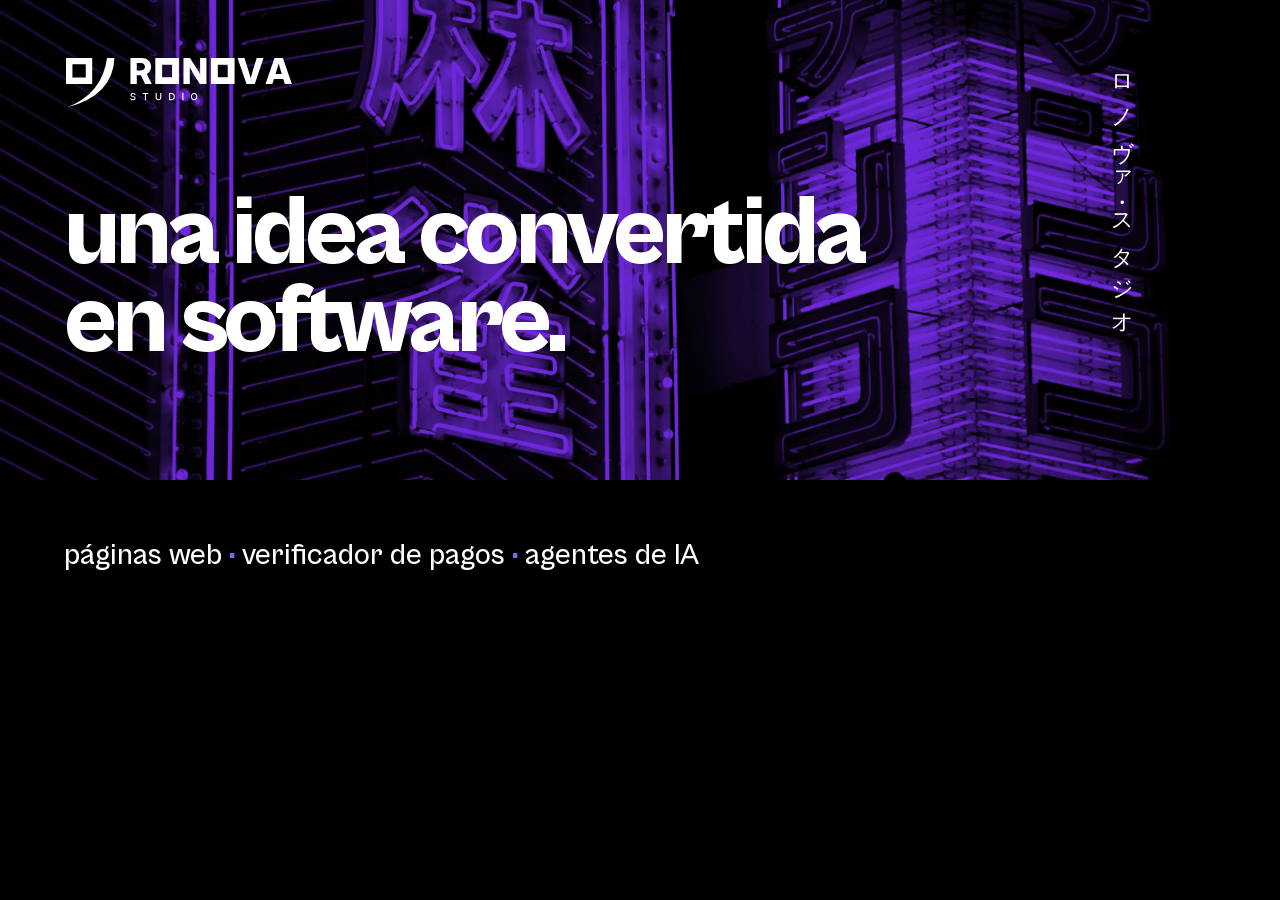
<file: scripts/og.html>
<!doctype html>
<!-- Portada que sale al compartir el enlace (1200 × 630).
     Para regenerar img/og.jpg:
     chromium --headless=new --hide-scrollbars --window-size=1200,630 --screenshot=og.png scripts/og.html
     y convertir og.png a img/og.jpg. -->
<html lang="es">
<head>
<meta charset="utf-8">
<style>
  @font-face { font-family: "Cabinet Grotesk"; src: url("../fuentes/cabinet-grotesk-500.woff2") format("woff2"); font-weight: 500; }
  @font-face { font-family: "Cabinet Grotesk"; src: url("../fuentes/cabinet-grotesk-800.woff2") format("woff2"); font-weight: 800; }
  html, body { margin: 0; width: 1200px; height: 630px; overflow: hidden; background: #000; }
  body { position: relative; font-family: "Cabinet Grotesk", sans-serif; color: #fff; }
  .fondo { position: absolute; inset: 0; }
  .fondo img { width: 100%; height: 100%; object-fit: cover; filter: grayscale(1) contrast(1.2) brightness(1.05); }
  .fondo::after { content: ""; position: absolute; inset: 0; background: #6d28d9; mix-blend-mode: multiply; }
  .banda { position: absolute; inset: auto 0 0 0; height: 150px; background: #000; }
  .logo { position: absolute; left: 64px; top: 56px; width: 230px; }
  h1 { position: absolute; left: 64px; top: 190px; margin: 0; font-size: 100px; font-weight: 800; line-height: 0.88; letter-spacing: -0.04em; }
  .servicios { position: absolute; left: 64px; bottom: 56px; margin: 0; font-size: 30px; font-weight: 500; }
  .servicios b { color: #8b5cf6; font-weight: 800; }
  .kana { position: absolute; right: 64px; top: 60px; margin: 0; writing-mode: vertical-rl; font-size: 22px; letter-spacing: 0.35em; }
</style>
</head>
<body>
  <div class="fondo"><img src="../video/escenas/neon.webp" alt=""></div>
  <div class="banda"></div>
  <img class="logo" src="../marca/kit/svg/ronova-horizontal-blanco.svg" alt="">
  <p class="kana">ロノヴァ・スタジオ</p>
  <h1>una idea convertida<br>en software.</h1>
  <p class="servicios">páginas web <b>·</b> verificador de pagos <b>·</b> agentes de IA</p>
</body>
</html>
</file>
<file: css/estilos.css>
/* Cabinet Grotesk de Fontshare (licencia gratuita), guardada en el proyecto */
@font-face { font-family: "Cabinet Grotesk"; src: url("../fuentes/cabinet-grotesk-400.woff2") format("woff2"); font-weight: 400; font-style: normal; font-display: swap; }
@font-face { font-family: "Cabinet Grotesk"; src: url("../fuentes/cabinet-grotesk-500.woff2") format("woff2"); font-weight: 500; font-style: normal; font-display: swap; }
@font-face { font-family: "Cabinet Grotesk"; src: url("../fuentes/cabinet-grotesk-800.woff2") format("woff2"); font-weight: 800; font-style: normal; font-display: swap; }

/* Ronova Studio — blanco, negro fuerte y morado. */
:root {
  --negro: #000;
  --blanco: #fff;
  --morado: #6d28d9;
  --morado-oscuro: #4c1d95;
  --morado-claro: #8b5cf6; /* solo para el logo sobre negro, como pide el kit */
  --gris: #b8b8b8;

  --step-small: clamp(0.8125rem, 0.79rem + 0.1vw, 0.875rem);
  --step-body: clamp(1.0625rem, 1rem + 0.25vw, 1.1875rem);
  --step-lead: clamp(1.25rem, 1.1rem + 0.7vw, 1.625rem);
  --step-head: clamp(2.5rem, 1.2rem + 5vw, 5.5rem);

  --margen: clamp(20px, 2.2vw, 40px);
  --curva: cubic-bezier(0.22, 1, 0.36, 1);
  --fuente: "Cabinet Grotesk", "Helvetica Neue", Arial, sans-serif;
}

*, *::before, *::after { box-sizing: border-box; }
html { -webkit-text-size-adjust: 100%; }
body {
  margin: 0;
  font-family: var(--fuente);
  font-size: var(--step-body);
  line-height: 1.5;
  color: var(--negro);
  background: var(--negro);
  -webkit-font-smoothing: antialiased;
}
img { display: block; max-width: 100%; height: auto; }
h1, h2, h3, p, ol, ul, figure { margin: 0; }
ol, ul { padding: 0; list-style: none; }
a { color: inherit; }
button, input, select { font: inherit; color: inherit; }
.saltar {
  position: fixed; left: var(--margen); top: -100px; z-index: 50;
  padding: 12px 18px; background: var(--blanco); font-weight: 800;
}
.saltar:focus { top: var(--margen); }
:focus-visible { outline: 3px solid var(--morado-claro); outline-offset: 3px; }

/* ---------- Títulos y botones ---------- */
.titulo {
  font-size: var(--step-head);
  font-weight: 800;
  line-height: 0.9;
  letter-spacing: -0.035em;
}
.boton {
  display: inline-flex; align-items: center; justify-content: center;
  min-height: 56px; padding: 0 28px;
  font-size: var(--step-body); font-weight: 800; letter-spacing: -0.01em;
  text-decoration: none; border: 0; border-radius: 999px; cursor: pointer;
  transition: transform 160ms var(--curva), background-color 200ms var(--curva), color 200ms var(--curva), translate 400ms var(--curva);
}
.boton:active { transform: scale(0.97); }
.boton--morado { background: var(--morado); color: var(--blanco); }
.boton--blanco { background: var(--blanco); color: var(--negro); }
@media (hover: hover) {
  .boton--morado:hover { background: var(--blanco); color: var(--negro); }
  .boton--blanco:hover { background: var(--negro); color: var(--blanco); }
}

/* ---------- Barra superior: el símbolo a la izquierda, sonido y menú a la derecha ---------- */
.barra {
  position: fixed; z-index: 45; inset: var(--margen) var(--margen) auto;
  display: flex; justify-content: space-between; align-items: flex-start;
  pointer-events: none;
}
.barra > * { pointer-events: auto; }
/* Cuando la sesión se desliza por dentro, una franja de su color tapa lo que pasa por debajo. */
.barra::before {
  content: ""; position: fixed; inset: 0 0 auto; height: calc(var(--margen) * 2 + 52px); z-index: -1;
  background: var(--franja, var(--negro)); opacity: 0; transition: opacity 300ms var(--curva);
}
.desplazado .barra::before { opacity: 1; }
[data-tono="morado"] { --franja: var(--morado); }
[data-tono="claro"] { --franja: var(--blanco); }
[data-tono="oscuro"] { --franja: var(--negro); }
.barra__marca {
  display: grid; width: 52px; height: 52px; align-items: center;
  transition: translate 400ms var(--curva);
}
.barra__marca .logo { grid-area: 1 / 1; width: 46px; opacity: 0; transition: opacity 500ms var(--curva), scale 400ms var(--curva); }
.barra__marca:hover .logo { scale: 1.08; }
[data-tono="morado"] .logo--morado,
[data-tono="claro"] .logo--claro,
[data-tono="oscuro"] .logo--oscuro { opacity: 1; }
.barra__der { display: flex; gap: 6px; }
.barra__menu, .barra__sonido {
  display: inline-flex; align-items: center; gap: 10px; height: 52px; padding: 0 22px;
  border: 0; border-radius: 999px; background: var(--negro); color: var(--blanco); cursor: pointer;
  font-size: var(--step-small); font-weight: 800; letter-spacing: 0.02em;
  transition: translate 400ms var(--curva), background-color 200ms, color 200ms;
}
.barra__menu { min-width: 92px; justify-content: center; }
/* Selector de idioma: una cápsula negra que se abre a lo ancho en la misma barra y desliza una pastilla morada (js/app.js). */
.idioma {
  --activo: 0;
  display: inline-flex; align-items: center; height: 52px; padding: 5px;
  border-radius: 999px; background: var(--negro); color: var(--blanco); overflow: hidden;
  box-shadow: inset 0 0 0 1px rgba(255, 255, 255, 0.08);
  transition: translate 400ms var(--curva), background-color 200ms, box-shadow 250ms var(--curva);
}
.idioma:has([data-idioma="en"][aria-current]) { --activo: 1; }
.idioma:has([data-idioma="ja"][aria-current]) { --activo: 2; }
.idioma--abierto { box-shadow: inset 0 0 0 1px rgba(139, 92, 246, 0.45), 0 14px 32px rgba(0, 0, 0, 0.45); }
.idioma__boton {
  display: inline-flex; align-items: center; justify-content: center; gap: 8px; height: 42px; padding: 0 15px;
  border: 0; border-radius: 999px; background: transparent; color: var(--blanco); cursor: pointer;
  font-size: var(--step-small); font-weight: 800; letter-spacing: 0.05em;
  transition: padding 260ms var(--curva), gap 260ms var(--curva), color 200ms;
}
.idioma__icono { width: 17px; height: 17px; flex: none; color: var(--morado-claro); transition: rotate 360ms var(--curva), color 200ms; }
.idioma__actual {
  display: inline-block; max-width: 28px; overflow: hidden; white-space: nowrap;
  transition: max-width 240ms var(--curva), opacity 180ms var(--curva);
}
.idioma--abierto .idioma__boton { padding: 0 11px; gap: 0; }
.idioma--abierto .idioma__icono { rotate: 90deg; }
.idioma--abierto .idioma__actual { max-width: 0; opacity: 0; }
.idioma__menu {
  position: relative; display: grid; grid-template-columns: repeat(3, 44px); align-items: center;
  height: 42px; max-width: 0; opacity: 0; overflow: hidden; pointer-events: none;
  transition: max-width 300ms var(--curva), opacity 200ms var(--curva);
}
.idioma--abierto .idioma__menu { max-width: 132px; opacity: 1; pointer-events: auto; }
.idioma__menu:has([data-idioma="es"]:is(:hover, :focus-visible)) { --pos: 0; }
.idioma__menu:has([data-idioma="en"]:is(:hover, :focus-visible)) { --pos: 1; }
.idioma__menu:has([data-idioma="ja"]:is(:hover, :focus-visible)) { --pos: 2; }
.idioma__menu::before {
  content: ""; position: absolute; left: 0; top: 0; bottom: 0; width: calc(100% / 3); border-radius: 999px;
  background: var(--morado); box-shadow: 0 0 16px rgba(139, 92, 246, 0.5);
  transform: translate3d(calc(var(--pos, var(--activo, 0)) * 100%), 0, 0);
  transition: transform 260ms var(--curva); pointer-events: none;
}
.idioma__menu li { height: 100%; }
.idioma__menu a {
  position: relative; z-index: 1; display: grid; place-items: center; width: 44px; height: 42px; border-radius: 999px;
  color: rgba(255, 255, 255, 0.62); text-decoration: none; font-size: 13px; font-weight: 800; letter-spacing: 0.06em;
  transition: color 180ms;
}
.idioma__menu a:is([aria-current], :hover, :focus-visible) { color: var(--blanco); }
.idioma__menu a:focus-visible { outline: 2px solid var(--morado-claro); outline-offset: -2px; }
@media (hover: hover) {
  .idioma:not(.idioma--abierto):hover { background: var(--morado); }
  .idioma:not(.idioma--abierto):hover .idioma__icono { color: var(--blanco); }
}
.barra__whatsapp {
  display: inline-flex; align-items: center; gap: 9px; height: 52px; padding: 0 20px 0 16px;
  border-radius: 999px; background: var(--morado); color: var(--blanco); text-decoration: none;
  font-size: var(--step-small); font-weight: 800; letter-spacing: 0.02em;
  transition: translate 400ms var(--curva), background-color 200ms, color 200ms;
}
.barra__whatsapp svg { width: 20px; height: 20px; flex: none; }
.barra__whatsapp:hover { background: var(--blanco); color: var(--negro); }
/* Sobre fondo morado, el botón de WhatsApp va en blanco para que no se pierda */
[data-tono="morado"] .barra__whatsapp { background: var(--blanco); color: var(--negro); }
[data-tono="morado"] .barra__whatsapp:hover { background: var(--negro); color: var(--blanco); }
.barra__menu:hover, .barra__sonido:hover { background: var(--morado); }
.menu-abierto .barra__menu { background: var(--blanco); color: var(--negro); }
.ecualizador { display: flex; align-items: flex-end; gap: 2px; height: 14px; }
.ecualizador i { width: 3px; height: 14px; background: var(--morado-claro); transform: scaleY(0.22); transform-origin: bottom; transition: transform 300ms var(--curva); }
.sonando .ecualizador i { animation: barra-eq 900ms ease-in-out infinite alternate; }
.sonando .ecualizador i:nth-child(2) { animation-delay: -300ms; animation-duration: 700ms; }
.sonando .ecualizador i:nth-child(3) { animation-delay: -600ms; animation-duration: 1100ms; }
.sonando .ecualizador i:nth-child(4) { animation-delay: -150ms; animation-duration: 800ms; }
/* scaleY en vez de height: no obliga a recalcular el diseño de la página */
@keyframes barra-eq { from { transform: scaleY(0.22); } to { transform: scaleY(1); } }

/* ---------- Menú a pantalla completa: el logo encendido y un índice legible ---------- */
.menu {
  position: fixed; inset: 0; z-index: 44; overflow-y: auto;
  display: grid; grid-template-columns: minmax(0, 0.8fr) minmax(0, 1.4fr); gap: clamp(32px, 5vw, 96px); align-items: center;
  padding: calc(var(--margen) + 76px) var(--margen) var(--margen);
  background: var(--negro); color: var(--blanco);
}
.menu[hidden] { display: none; }
.menu__lado { display: grid; gap: 20px; justify-items: start; max-width: 380px; }
.menu__logo { width: min(100%, 300px); height: auto; filter: drop-shadow(0 0 18px rgba(139, 92, 246, 0.5)); }
.menu__lado p { color: rgba(255, 255, 255, 0.78); }
.menu__reloj { display: flex; flex-wrap: wrap; gap: 8px 22px; }
.menu__reloj b { color: var(--blanco); font-weight: 800; font-variant-numeric: tabular-nums; }
/* La red de neuronas: los nodos los ubica js/experiencia.js */
.menu__red { position: relative; align-self: stretch; min-height: 420px; }
.menu__conexiones { position: absolute; inset: 0; width: 100%; height: 100%; overflow: visible; pointer-events: none; }
.menu__conexiones .conexion { fill: none; stroke: rgba(139, 92, 246, 0.14); stroke-width: 1; stroke-dasharray: 3 6; transition: stroke 300ms, stroke-width 300ms; }
/* El camino de la página, de la 1 a la 10: se ve claro y los pulsos viajan en ese orden */
.menu__conexiones .conexion.camino { stroke: rgba(139, 92, 246, 0.6); stroke-width: 1.8; stroke-dasharray: none; }
.menu__conexiones .conexion.viva { stroke: var(--morado-claro); stroke-width: 2; }
.menu__conexiones .pulso { fill: var(--morado-claro); }
.menu__conexiones .pulso.viva { fill: var(--blanco); }
.menu__nav { position: absolute; inset: 0; }
.menu__nav a {
  position: absolute; left: 0; top: 0; display: grid; justify-items: center; gap: 6px; width: 150px; margin-left: -75px; margin-top: -24px;
  color: var(--blanco); text-decoration: none; text-align: center; will-change: transform;
}
.menu__num {
  display: grid; place-items: center; width: 48px; height: 48px; border-radius: 50%;
  background: #120d1d; color: var(--morado-claro); font-size: 17px; font-weight: 800;
  box-shadow: 0 0 0 1px rgba(139, 92, 246, 0.5), 0 0 18px rgba(139, 92, 246, 0.25);
  transition: background-color 250ms, color 250ms, box-shadow 300ms, scale 300ms var(--curva);
}
.menu__nombre { font-size: 15px; font-weight: 800; line-height: 1.15; white-space: nowrap; }
.menu__nombre small { margin-right: 2px; color: var(--morado-claro); font-size: 12px; font-weight: 800; font-variant-numeric: tabular-nums; }
.menu__desc {
  max-width: 150px; color: rgba(255, 255, 255, 0.6); font-size: 13px; line-height: 1.3;
  opacity: 0; translate: 0 -4px; transition: opacity 250ms, translate 300ms var(--curva);
}
.menu__nav a:hover .menu__num, .menu__nav a:focus-visible .menu__num, .menu__nav a.encendida .menu__num {
  background: var(--morado); color: var(--blanco); scale: 1.12;
  box-shadow: 0 0 0 1px var(--morado-claro), 0 0 30px rgba(139, 92, 246, 0.8);
}
.menu__nav a:hover .menu__desc, .menu__nav a:focus-visible .menu__desc, .menu__nav a.encendida .menu__desc { opacity: 1; translate: 0 0; }
.menu__nav a:focus-visible { outline: none; }
/* Donde estás ahora */
.menu__nav a[aria-current] .menu__num { background: var(--blanco); color: var(--negro); box-shadow: 0 0 0 4px rgba(255, 255, 255, 0.15), 0 0 26px rgba(255, 255, 255, 0.35); }
.menu__nav a[aria-current] .menu__nombre::after { content: " · aquí"; color: var(--morado-claro); font-weight: 500; }
:lang(en) .menu__nav a[aria-current] .menu__nombre::after { content: " · here"; }
:lang(ja) .menu__nav a[aria-current] .menu__nombre::after { content: " · 現在地"; }
/* El logo se enciende como neón al abrir */
.menu-abierto .menu__logo { animation: logo-enciende 1.4s 0.35s steps(1, end) both; }
.menu-abierto body { overflow: hidden; }

/* ---------- Sesiones (modo apilado, el de celular y sin JS) ---------- */
.sesion {
  position: relative; isolation: isolate;
  min-height: 100svh;
  overflow: hidden;
  /* Arriba: lo justo para no chocar con la barra (52px de alto) */
  padding: calc(var(--margen) + 76px) var(--margen) var(--margen);
}

/* ---------- Escenas: video de Tokio detrás de cada sesión ---------- */
.escena { position: absolute; inset: 0; z-index: -1; overflow: hidden; pointer-events: none; }
.escena video {
  position: absolute; left: -6%; top: -6%; width: 112%; height: 112%; object-fit: cover;
  /* --ex/--ey: paralaje al viajar (js/mundo.js); --mx/--my: el mouse (js/experiencia.js) */
  transform: translate3d(calc(var(--ex, 0px) + var(--mx, 0) * -16px), calc(var(--ey, 0px) + var(--my, 0) * -12px), 0);
  will-change: transform;
}
.escena::after { content: ""; position: absolute; inset: 0; }
/* Moradas: duotono, los neones quedan en morado y blanco */
[data-tono="morado"] > .escena video { filter: grayscale(1) contrast(1.2) brightness(1.05); }
[data-tono="morado"] > .escena::after { background: var(--morado); mix-blend-mode: multiply; }
/* El verificador lleva mucho texto: su código de fondo va más apagado */
#verificador > .escena video { filter: grayscale(1) contrast(1.1) brightness(0.62); }
/* Negras: a color, oscurecidas, para que el texto blanco se lea */
[data-tono="oscuro"] > .escena video { filter: brightness(0.36) saturate(1.15); }
/* Claras: casi una marca de agua */
[data-tono="claro"] > .escena video { filter: grayscale(1) contrast(1.1); }
[data-tono="claro"] > .escena::after { background: rgba(255, 255, 255, 0.86); }

/* Código vivo: el código real de esta página subiendo despacio */
.escena--codigo::after { display: none; }
.codigo-vivo {
  position: absolute; left: 0; right: 0; top: 0; margin: 0; padding: 0 var(--margen);
  font: 500 clamp(12px, 0.95vw, 15px) / 1.7 ui-monospace, "JetBrains Mono", Menlo, Consolas, monospace;
  color: rgba(0, 0, 0, 0.1); white-space: pre; overflow: hidden;
  animation: codigo-sube var(--duracion, 120s) linear infinite;
}
.codigo-vivo b { font-weight: 700; color: rgba(109, 40, 217, 0.26); }
.codigo-vivo s { text-decoration: none; color: rgba(0, 0, 0, 0.18); }
.codigo-vivo i { color: rgba(109, 40, 217, 0.2); }
@keyframes codigo-sube { to { transform: translateY(-50%); } }

/* ---------- 1 · Inicio ---------- */
.sesion--inicio { background: var(--negro); color: var(--blanco); padding: 0; }
.inicio__campo { position: absolute; inset: 0 0 18% 0; }
.inicio__titulo {
  position: absolute; left: var(--margen); top: 16%;
  font-size: clamp(56px, min(7.2vw, 15vh), 130px);
  font-weight: 800; line-height: 0.88; letter-spacing: -0.035em;
}
.inicio__vertical {
  position: absolute; right: var(--margen); top: calc(var(--margen) + 84px);
  writing-mode: vertical-rl;
  font-size: var(--step-small); letter-spacing: 0.4em;
}
.inicio__foto {
  position: absolute; z-index: 2;
  right: 22%; bottom: 7%;
  width: min(25vw, 48vh); aspect-ratio: 3 / 4;
  transform: rotate(5deg);
  border-radius: 999px 999px 0 0; overflow: hidden;
  background: var(--negro);
}
.inicio__foto img, .inicio__foto video { width: 100%; height: 100%; object-fit: cover; }
.inicio__banda {
  position: absolute; inset: auto 0 0 0; height: 18%; background: var(--negro);
  display: flex; align-items: center; justify-content: space-between; gap: 32px;
  padding: 0 var(--margen);
}
.inicio__banda p { max-width: 46ch; font-size: var(--step-body); }
/* Pantallas anchas y bajitas: el arco a la derecha y más arriba, sin tapar la frase ni el botón */
@media (min-aspect-ratio: 16/9) and (min-width: 1024px) {
  .inicio__foto { right: 4%; bottom: 21%; width: min(22vw, 40vh); }
}

/* ---------- 5 · Páginas web: cartas coleccionables ---------- */
.sesion--trabajo {
  display: grid; grid-template-columns: minmax(0, 0.6fr) minmax(0, 1.4fr); gap: clamp(24px, 4vw, 72px);
  align-items: center; background: var(--negro); color: var(--blanco);
}
.trabajo__lista { display: grid; gap: clamp(12px, 2.2vh, 22px); align-content: center; }
.trabajo__lista .titulo { font-size: clamp(36px, min(4.6vw, 8vh), 80px); }
.trabajo__lead { max-width: 34ch; color: rgba(255, 255, 255, 0.72); }
.trabajo__coleccion { color: rgba(255, 255, 255, 0.55); font-size: var(--step-small); }
.trabajo__coleccion b { color: var(--morado-claro); }
.trabajo__boton { justify-self: start; }
.trabajo__boton span, .carta__accion span { display: inline-block; margin-left: 8px; transition: transform 300ms var(--curva); }
@media (hover: hover) { .trabajo__boton:hover span, .carta__accion:hover span { transform: translateX(5px); } }

.cartas {
  --alto-carta: min(calc(100vh - 230px), 520px);
  display: flex; align-items: center; gap: clamp(14px, 2vw, 30px);
  margin: 0; padding: 24px 12px; list-style: none;
  overflow-x: auto; scroll-snap-type: x mandatory; scroll-behavior: smooth; scrollbar-width: none;
  scroll-padding-inline: 12px; /* al encajar, la carta respeta el margen */
}
.cartas::-webkit-scrollbar { display: none; }
.cartas > .carta { flex: none; scroll-snap-align: start; }
/* Si caben todas, se centran */
/* Si hay más cartas de las que caben, el borde se desvanece: se nota que hay más */
.cartas.desborda { -webkit-mask-image: linear-gradient(90deg, #000 85%, transparent); mask-image: linear-gradient(90deg, #000 85%, transparent); }
.cartas:not(.desborda) > .carta:first-child { margin-left: auto; }
.cartas:not(.desborda) > .carta:last-child { margin-right: auto; }
.carta { position: relative; display: grid; justify-items: center; gap: 12px; perspective: 1200px; }
/* La carta entera: se inclina con el mouse (--rx, --ry) y se voltea al tocarla */
.carta__giro {
  position: relative; display: block; height: var(--alto-carta); aspect-ratio: 63 / 88; padding: 0; border: 0;
  background: none; color: var(--blanco); cursor: pointer; text-align: left;
  /* Solo la inclinación con el mouse es 3D. El volteo es 2D (js/app.js): la carta se aplana,
     cambia de cara y se abre. Así se ve igual en cualquier navegador y tarjeta gráfica. */
  transform: rotateX(var(--rx, 0deg)) rotateY(var(--ry, 0deg));
  transition: transform 500ms var(--curva);
}
.carta.moviendo:not(.girando) .carta__giro { transition: transform 120ms linear; }
.carta__cara {
  position: absolute; inset: 0; display: flex; flex-direction: column; gap: 8px; overflow: hidden;
  padding: 12px; border-radius: 18px;
  /* Marco plateado con un toque morado */
  background: linear-gradient(150deg, #2a2140, #120d1d 45%, #1d1530);
  box-shadow: inset 0 0 0 2px rgba(255, 255, 255, 0.18), inset 0 0 0 6px #0c0913, inset 0 0 0 7px rgba(139, 92, 246, 0.5), 0 20px 50px rgba(0, 0, 0, 0.55);
}
.carta__reverso { visibility: hidden; }
.carta.volteada .carta__frente { visibility: hidden; }
.carta.volteada .carta__reverso { visibility: visible; }
.carta__cabeza { display: flex; align-items: center; justify-content: space-between; gap: 8px; padding: 6px 8px 0; }
.carta__cabeza b { font-size: clamp(14px, 1.15vw, 18px); font-weight: 800; letter-spacing: -0.01em; }
.carta__kanji {
  display: grid; place-items: center; width: 30px; height: 30px; border-radius: 50%;
  background: var(--morado); font-size: 15px; font-weight: 800; box-shadow: 0 0 14px rgba(139, 92, 246, 0.7);
}
.carta__arte { position: relative; flex: 1; min-height: 0; overflow: hidden; border-radius: 10px; box-shadow: 0 0 0 2px rgba(255, 255, 255, 0.14); }
.carta__arte img { width: 100%; height: 100%; object-fit: cover; object-position: top; }
.carta__tipo {
  padding: 5px 8px; border-radius: 8px; background: rgba(255, 255, 255, 0.07);
  font-size: 11px; font-weight: 800; letter-spacing: 0.04em; text-transform: uppercase; color: #c4b5fd;
}
.carta__texto { padding: 0 6px; font-size: 12.5px; line-height: 1.4; color: rgba(255, 255, 255, 0.8); }
.carta__pie {
  display: flex; justify-content: space-between; padding: 0 6px 2px;
  font: 700 11px/1 ui-monospace, Menlo, Consolas, monospace; letter-spacing: 0.05em; color: rgba(255, 255, 255, 0.6);
}
/* El brillo holográfico: se mueve con la luz (--px, --py) */
.carta__holo {
  position: absolute; inset: 0; pointer-events: none; border-radius: inherit; mix-blend-mode: color-dodge; opacity: 0.55;
  background:
    radial-gradient(circle at var(--px, 50%) var(--py, 30%), rgba(255, 255, 255, 0.55), transparent 42%),
    linear-gradient(115deg, transparent 20%, rgba(139, 92, 246, 0.55) 35%, rgba(120, 220, 255, 0.4) 45%, rgba(255, 170, 230, 0.4) 55%, transparent 70%);
  background-size: 100% 100%, 260% 260%;
  background-position: center, var(--px, 50%) var(--py, 50%);
  transition: opacity 300ms;
}
.carta:hover .carta__holo { opacity: 0.85; }
/* Por detrás no hay arcoíris: se apaga al voltear */
.carta.volteada .carta__holo, .carta.volteada:hover .carta__holo { opacity: 0; }
/* Detrás: la web bajando dentro de la carta */
.carta__pantalla { position: relative; flex: 1; overflow: hidden; border-radius: 12px; background: #1d1530; }
.carta__pantalla img { width: 100%; height: auto; will-change: transform; }
.carta__volver { align-self: center; font-size: 11px; font-weight: 800; letter-spacing: 0.06em; color: rgba(255, 255, 255, 0.55); }
/* El dorso de Ronova (la carta por descubrir) */
.carta__reverso--tuya { justify-content: space-between; }
.carta__invitacion { padding: 0 10px; font-size: clamp(16px, 1.4vw, 22px); font-weight: 500; line-height: 1.3; text-align: center; }
.carta__invitacion b { color: var(--morado-claro); }
/* La mini página de ejemplo de "la tuya" */
.mini { display: flex; flex-direction: column; gap: 8%; padding: 8% 9%; background: linear-gradient(160deg, #f6f0ff, #e7dcff); }
.mini i { display: block; border-radius: 99px; background: rgba(76, 29, 149, 0.22); }
.mini__nav { display: flex; align-items: center; gap: 6%; }
.mini__nav i { width: 14%; height: 5px; }
.mini__nav .mini__logo { width: 13px; height: 13px; border-radius: 4px; background: var(--morado); margin-right: auto; }
.mini__hero { display: grid; gap: 8px; justify-items: start; }
.mini__titulo { font-size: clamp(22px, 2.2vw, 34px); font-weight: 800; line-height: 1; letter-spacing: -0.04em; color: #1d1033; }
.mini__lineas { display: grid; gap: 5px; width: 100%; }
.mini__lineas i { height: 5px; }
.mini__lineas i:last-child { width: 70%; }
.mini__boton { padding: 5px 11px; border-radius: 99px; background: var(--morado); color: var(--blanco); font-size: 10px; font-weight: 800; }
.mini__bloques { display: grid; grid-template-columns: repeat(3, 1fr); gap: 7px; margin-top: auto; }
.mini__bloques i { height: 34px; border-radius: 8px; background: rgba(109, 40, 217, 0.18); }
.mini__bloques i:nth-child(2) { background: rgba(109, 40, 217, 0.35); }
/* Flechas: solo aparecen si hay más cartas de las que caben */
.cartas__flechas { display: flex; gap: 8px; }
.cartas__flechas[hidden] { display: none; }
.cartas__flecha {
  width: 46px; height: 46px; border: 0; border-radius: 50%; cursor: pointer;
  background: rgba(255, 255, 255, 0.08); color: var(--blanco); font-size: 18px; font-weight: 800;
  transition: background-color 200ms, scale 200ms var(--curva);
}
.cartas__flecha:hover { background: var(--morado); }
.cartas__flecha:active { scale: 0.92; }
.cartas__flecha:disabled { opacity: 0.3; cursor: default; background: rgba(255, 255, 255, 0.08); }
.carta__accion { min-height: 40px; padding: 0 18px; font-size: var(--step-small); opacity: 0; translate: 0 -6px; transition: opacity 300ms, translate 400ms var(--curva); }
.carta--tuya.volteada .carta__accion { opacity: 1; translate: 0 0; }

/* Del más barato al más caro: morado clarito, morado, morado oscuro, negro */

/* ---------- 6 · Verificador: el torniquete de una estación de Tokio (改札) ---------- */
.sesion--verificador {
  display: grid; grid-template-columns: minmax(0, 1fr) minmax(0, 0.95fr); gap: clamp(24px, 4vw, 72px); align-items: center;
  background: var(--morado); color: var(--blanco);
}
.verificador__texto { display: grid; gap: clamp(10px, 2vh, 20px); }
/* Letrero de estación de Tokio: placa blanca, kanji arriba, estaciones vecinas abajo */
.estacion {
  display: grid; justify-items: center; gap: 2px; max-width: 560px; padding: 12px 18px 0; border-radius: 14px; overflow: hidden;
  background: var(--blanco); color: var(--negro); text-align: center; box-shadow: 0 14px 34px rgba(30, 6, 70, 0.4);
}
.estacion__kanji { font-size: clamp(13px, 1.1vw, 16px); font-weight: 800; letter-spacing: 0.5em; color: var(--morado); }
.estacion__nombre { margin: 0; font-size: clamp(28px, min(3.4vw, 6.4vh), 54px); font-weight: 800; line-height: 1; letter-spacing: -0.035em; }
.estacion__linea {
  display: grid; place-items: center; width: calc(100% + 36px); margin-top: 10px; padding: 6px 14px;
  background: var(--morado-oscuro);
}
.estacion__linea b { display: grid; place-items: center; width: 26px; height: 26px; border-radius: 50%; background: var(--blanco); color: var(--morado-oscuro); box-shadow: inset 0 0 0 3px var(--morado-claro); }
.verificador__lead { max-width: 52ch; font-size: clamp(14px, min(1.1vw, 2.2vh), 17px); line-height: 1.5; color: rgba(255, 255, 255, 0.9); }
.verificador__lead::first-line { font-weight: 800; }
.verificador__clave { display: flex; align-items: center; gap: 8px; width: fit-content; margin-top: 8px; padding: 7px 14px 7px 8px; border-radius: 999px; background: rgba(0, 0, 0, 0.25); font-weight: 800; color: var(--blanco); }
.verificador__clave::before { content: "✓"; display: grid; place-items: center; flex: none; width: 22px; height: 22px; border-radius: 50%; background: #4ade80; color: #04140a; font-size: 13px; }
/* Los bancos: ficha blanca con su logo real y una franja de su color */
.bancos { display: grid; grid-template-columns: repeat(auto-fill, minmax(150px, 1fr)); gap: 8px; margin: 0; padding: 0; list-style: none; max-width: 560px; }
.banco {
  position: relative; display: grid; align-content: center; gap: 4px; min-height: 52px; padding: 8px 24px 8px 12px;
  border-radius: 14px; background: var(--blanco); color: var(--negro); overflow: hidden;
  transition: translate 300ms var(--curva), box-shadow 300ms var(--curva);
}
/* El color del banco: un punto en la esquina */
.banco::before { content: ""; position: absolute; right: 10px; top: 10px; width: 9px; height: 9px; border-radius: 50%; background: var(--c); }
.banco__logo { display: flex; align-items: center; gap: 6px; height: 24px; }
.banco__logo img { height: 100%; width: auto; max-width: 100%; object-fit: contain; object-position: left; }
.banco__nombre { font-weight: 800; font-size: 14px; color: #1e2026; }
.banco small { font-size: 11px; font-weight: 800; letter-spacing: 0.02em; color: #6b6478; }
.banco:not(.banco--activo) .banco__logo { filter: grayscale(0.3); opacity: 0.9; transition: filter 300ms, opacity 300ms; }
@media (hover: hover) {
  .banco:hover { translate: 0 -2px; box-shadow: 0 8px 20px rgba(0, 0, 0, 0.25); }
  .banco:hover .banco__logo { filter: none; opacity: 1; }
}
.banco--activo { box-shadow: 0 0 0 3px var(--c), 0 0 24px color-mix(in srgb, var(--c) 45%, transparent); }
.banco--activo small { display: inline-flex; align-items: center; gap: 5px; color: #15803d; }
.banco--activo small::before { content: ""; width: 7px; height: 7px; border-radius: 50%; background: #22c55e; box-shadow: 0 0 6px #22c55e; }
.canales { display: flex; flex-wrap: wrap; align-items: center; gap: 6px; font-size: var(--step-small); color: rgba(255, 255, 255, 0.85); }
.canales span { padding: 4px 10px; border-radius: 999px; background: var(--negro); color: var(--blanco); font-weight: 800; }
.canales .canales__pronto { background: rgba(0, 0, 0, 0.2); color: rgba(255, 255, 255, 0.7); font-weight: 500; }

/* El torniquete */
.torniquete {
  --ok: #4ade80; --mal: #f87171; --estado: var(--morado-claro);
  display: grid; gap: clamp(8px, 1.4vh, 14px); justify-self: center; width: min(100%, 520px);
  padding: clamp(14px, 2vh, 22px); border-radius: 28px; background: #0b0814;
  box-shadow: inset 0 0 0 1px rgba(255, 255, 255, 0.08), 0 30px 60px rgba(30, 6, 70, 0.45);
}
.torniquete[data-caso="ok"] { --estado: var(--ok); }
.torniquete[data-caso="usado"], .torniquete[data-caso="no"] { --estado: var(--mal); }
.torniquete__pantalla {
  display: grid; justify-items: center; gap: 4px; padding: 12px 14px; border-radius: 14px; text-align: center;
  background: #06040b; box-shadow: inset 0 0 0 1px rgba(255, 255, 255, 0.06);
  font-family: ui-monospace, Menlo, Consolas, monospace;
}
.torniquete__kanji { color: var(--estado); font-size: 13px; font-weight: 800; letter-spacing: 0.3em; transition: color 300ms; }
.torniquete__msg { color: var(--estado); font-size: clamp(17px, 1.6vw, 22px); text-shadow: 0 0 10px var(--estado); transition: color 300ms; }
.torniquete__detalle { color: rgba(255, 255, 255, 0.55); font-size: 12px; }
/* El paso: dos postes, dos aletas y el comprobante que entra al lector */
.torniquete__paso { position: relative; display: grid; grid-template-columns: 1fr 1.25fr 1fr; align-items: end; height: clamp(110px, 20vh, 190px); }
.torniquete__poste {
  position: relative; z-index: 2; height: 78%; border-radius: 16px 16px 6px 6px;
  background: linear-gradient(180deg, #2b2340, #18121f); box-shadow: inset 0 1px 0 rgba(255, 255, 255, 0.12);
}
.torniquete__lector {
  position: absolute; left: 50%; top: 12%; translate: -50% 0; display: grid; place-items: center;
  width: 62%; height: 28%; border-radius: 10px; background: #3a2d5c; color: rgba(255, 255, 255, 0.7);
  font: 800 12px/1 ui-monospace, Menlo, monospace; box-shadow: 0 0 0 2px rgba(139, 92, 246, 0.6);
}
.torniquete__luz {
  position: absolute; left: 50%; bottom: 14%; translate: -50% 0; width: 34%; height: 8px; border-radius: 99px;
  background: var(--estado); box-shadow: 0 0 14px var(--estado); transition: background-color 300ms, box-shadow 300ms;
}
.torniquete__aletas { position: relative; z-index: 1; display: flex; justify-content: center; height: 55%; margin-bottom: 12%; }
.torniquete__aletas i {
  width: 50%; height: 100%; background: linear-gradient(180deg, rgba(139, 92, 246, 0.9), rgba(109, 40, 217, 0.65));
  transition: transform 500ms var(--curva), background-color 300ms;
}
.torniquete__aletas i:first-child { border-radius: 4px 14px 14px 4px; transform-origin: left center; }
.torniquete__aletas i:last-child { border-radius: 14px 4px 4px 14px; transform-origin: right center; }
.torniquete.abierto .torniquete__aletas i:first-child { transform: scaleX(0.08); }
.torniquete.abierto .torniquete__aletas i:last-child { transform: scaleX(0.08); }
.torniquete.rechazo .torniquete__aletas { animation: rechazo 420ms var(--curva); }
@keyframes rechazo { 20% { translate: -6px 0; } 40% { translate: 6px 0; } 60% { translate: -4px 0; } 80% { translate: 3px 0; } }
/* El comprobante */
.ticket {
  position: absolute; z-index: 3; left: 4%; top: 2%; display: grid; gap: 1px; width: 44%; padding: 8px 10px; border-radius: 10px;
  background: var(--blanco); color: var(--negro); font-size: 11px; line-height: 1.25;
  box-shadow: 0 10px 24px rgba(0, 0, 0, 0.5); rotate: -6deg; opacity: 0;
}
.ticket small { color: var(--morado); font-weight: 800; letter-spacing: 0.06em; text-transform: uppercase; font-size: 10.5px; }
.ticket b { font-size: 13px; }
.ticket__monto { font-weight: 800; }
.ticket__banco { color: #555; }
/* El tablero de llegadas: letras de matriz de puntos, como en las estaciones */
.tablero { border-radius: 12px; background: #06040b; box-shadow: inset 0 0 0 1px rgba(255, 255, 255, 0.06); overflow: hidden; }
.tablero__cabeza {
  display: flex; gap: 10px; align-items: center; padding: 6px 12px; background: #120c1e;
  color: rgba(255, 255, 255, 0.55); font-size: 11px; font-weight: 800; letter-spacing: 0.05em;
}
.tablero__cabeza span { color: #fbbf24; letter-spacing: 0.25em; }
.tablero__filas { display: grid; margin: 0; padding: 4px 0; list-style: none; height: calc(3 * 26px + 8px); overflow: hidden; }
.tablero__filas li {
  display: grid; grid-template-columns: 44px 1fr auto auto; align-items: center; gap: 10px; height: 26px; padding: 0 12px;
  font: 700 12px/1 ui-monospace, Menlo, Consolas, monospace; color: #fbbf24;
  text-shadow: 0 0 6px rgba(251, 191, 36, 0.55);
}
.tablero__filas li .ok { color: #4ade80; text-shadow: 0 0 6px rgba(74, 222, 128, 0.6); }
.tablero__filas li .monto { text-align: right; }
.tablero__filas li.nueva { animation: fila-entra 500ms var(--curva); }
@keyframes fila-entra { from { opacity: 0; transform: translateY(-100%); } }
.torniquete__botones { display: flex; flex-wrap: wrap; gap: 6px; justify-content: center; }
.torniquete__botones button {
  min-height: 38px; padding: 0 14px; border: 0; border-radius: 999px; cursor: pointer;
  background: rgba(255, 255, 255, 0.08); color: var(--blanco); font-size: 13px; font-weight: 800;
  transition: background-color 200ms, scale 200ms var(--curva);
}
.torniquete__botones button:hover { background: rgba(255, 255, 255, 0.16); }
.torniquete__botones button:active { scale: 0.96; }
.torniquete__botones button[aria-pressed="true"] { background: var(--blanco); color: var(--negro); }

/* ---------- Inicio: bajo el cursor, la frase se ve hecha de código ---------- */
.solo-movil { display: none; }
@property --tr { syntax: "<length>"; inherits: true; initial-value: 0px; }
.inicio__campo { --tr: 0px; transition: --tr 650ms var(--curva); }
.inicio__campo.revelando { --tr: 170px; }
/* La frase blanca se apaga dentro del círculo... */
.js .inicio__titulo:not(.inicio__titulo--codigo) {
  -webkit-mask-image: radial-gradient(circle at var(--tx, -999px) var(--ty, -999px), transparent calc(var(--tr) * 0.55), #000 var(--tr));
  mask-image: radial-gradient(circle at var(--tx, -999px) var(--ty, -999px), transparent calc(var(--tr) * 0.55), #000 var(--tr));
}
/* ...y ahí aparece la misma frase, con las letras rellenas de código */
.inicio__titulo--codigo { display: none; }
.js .inicio__titulo--codigo {
  display: block; pointer-events: none; color: transparent;
  -webkit-mask-image: radial-gradient(circle at var(--tx, -999px) var(--ty, -999px), #000 calc(var(--tr) * 0.55), transparent var(--tr));
  mask-image: radial-gradient(circle at var(--tx, -999px) var(--ty, -999px), #000 calc(var(--tr) * 0.55), transparent var(--tr));
}
.inicio__titulo--codigo .palabra {
  color: transparent;
  background-image: var(--textura-codigo, none); background-size: 360px auto; background-repeat: repeat;
  -webkit-background-clip: text; background-clip: text;
}
@keyframes codigo-corre { to { background-position: 0 -480px; } }
/* El mismo efecto, reutilizable: .revela > título + .revela__codigo (js/experiencia.js) */
.revela { position: relative; width: fit-content; --tr: 0px; transition: --tr 650ms var(--curva); }
.revela.revelando { --tr: 130px; }
.js .revela > :not(.revela__codigo) {
  -webkit-mask-image: radial-gradient(circle at var(--tx, -999px) var(--ty, -999px), transparent calc(var(--tr) * 0.55), #000 var(--tr));
  mask-image: radial-gradient(circle at var(--tx, -999px) var(--ty, -999px), transparent calc(var(--tr) * 0.55), #000 var(--tr));
}
.revela__codigo { display: none; }
.js .revela__codigo {
  display: block; position: absolute; inset: 0; margin: 0; pointer-events: none; color: transparent;
  -webkit-mask-image: radial-gradient(circle at var(--tx, -999px) var(--ty, -999px), #000 calc(var(--tr) * 0.55), transparent var(--tr));
  mask-image: radial-gradient(circle at var(--tx, -999px) var(--ty, -999px), #000 calc(var(--tr) * 0.55), transparent var(--tr));
}
.revela__codigo .palabra {
  color: transparent;
  background-image: var(--textura-codigo, none); background-size: 360px auto; background-repeat: repeat;
  -webkit-background-clip: text; background-clip: text;
}

/* ---------- 2 · Ronova Studio: el logo como protagonista y la ficha del estudio ---------- */
.sesion--estudio {
  display: grid; grid-template-columns: minmax(0, 0.85fr) minmax(0, 1.15fr); grid-template-rows: minmax(0, 1fr) auto;
  gap: 14px clamp(28px, 4vw, 64px); background: var(--blanco);
}
.estudio__marca {
  position: relative; display: grid; place-items: center; margin: 0; padding: 40px;
  border-radius: 26px; background: var(--negro); overflow: hidden;
}
.estudio__marca img {
  width: min(78%, 380px); height: auto;
  filter: drop-shadow(0 0 18px rgba(139, 92, 246, 0.55));
}
.estudio__marca.encendida img { animation: logo-enciende 1.5s 0.15s steps(1, end) both; }
/* Se enciende enseguida y luego falla tres veces, rápido, como un letrero viejo de Tokio */
@keyframes logo-enciende {
  0% { opacity: 0.15; filter: none; }
  6%, 30%, 44%, 58%, 100% { opacity: 1; filter: drop-shadow(0 0 18px rgba(139, 92, 246, 0.55)); }
  26%, 40%, 54% { opacity: 0.2; filter: none; }
}
.estudio__marca figcaption {
  position: absolute; right: 22px; top: 50%; translate: 0 -50%;
  writing-mode: vertical-rl; letter-spacing: 0.4em; font-size: var(--step-small); color: var(--gris);
}
.estudio__texto { display: grid; align-content: center; gap: clamp(12px, 2vh, 22px); }
.estudio__texto .titulo { font-size: clamp(36px, min(4.6vw, 7vh), 80px); }
.estudio__frase {
  max-width: 52ch; font-size: clamp(16px, min(1.35vw, 2.4vh), 24px); font-weight: 500; line-height: 1.4; letter-spacing: -0.01em;
}
.estudio__frase em { font-style: normal; font-weight: 800; color: var(--morado); }
/* La ficha: como la etiqueta de un producto japonés */
.ficha {
  display: grid; grid-template-columns: 1fr 1fr; margin: 0; max-width: 640px;
  border: 2px solid var(--negro); border-radius: 18px; overflow: hidden; background: var(--blanco);
}
.ficha::before {
  content: "ficha del estudio"; grid-column: 1 / -1; display: block; padding: 7px 14px;
  background: var(--negro); color: var(--blanco); font-size: var(--step-small); font-weight: 800; letter-spacing: 0.04em;
}
:lang(en) .ficha::before { content: "studio profile"; }
:lang(ja) .ficha::before { content: "スタジオ概要"; }
.ficha div { display: grid; gap: 0; padding: 7px 14px; border-top: 1px solid rgba(0, 0, 0, 0.18); }
.ficha div:nth-of-type(odd) { border-right: 1px solid rgba(0, 0, 0, 0.18); }
.ficha div:last-child:nth-of-type(odd) { grid-column: 1 / -1; border-right: 0; }
.ficha dt { font-size: var(--step-small); color: #555; }
.ficha dt span { margin-right: 6px; color: var(--morado); font-weight: 800; }
.ficha dd { margin: 0; font-weight: 800; }
.ficha dd span { margin-right: 6px; color: var(--morado); }
/* Pantallas anchas y bajitas: la ficha en tres columnas, así ocupa dos filas */
@media (min-aspect-ratio: 16/9) and (min-width: 1024px) {
  .ficha { grid-template-columns: repeat(3, 1fr); max-width: 760px; }
  .ficha div:nth-of-type(odd) { border-right: 0; }
  .ficha div:not(:nth-of-type(3n)) { border-right: 1px solid rgba(0, 0, 0, 0.18); }
  .ficha div:last-child:nth-of-type(odd) { grid-column: auto; }
  .ficha div:last-child { grid-column: span 2; border-right: 0; }
}
.borrador-dato { font-style: italic; opacity: 0.55; }
.estudio__pilares { grid-column: 1 / -1; display: grid; grid-template-columns: repeat(3, 1fr); gap: 14px; }
.estudio__pilares li {
  display: grid; grid-template-columns: auto 1fr; align-items: baseline; align-content: start; gap: 6px 12px;
  padding: 18px; padding: clamp(16px, 1.6vw, 22px) clamp(18px, 1.8vw, 26px);
  border-radius: 22px; background: var(--negro); color: var(--blanco);
}
.estudio__pilares li:nth-child(2) { background: var(--morado); }
/* Encabezado en una línea: こだわり kodawari; la explicación debajo, a todo el ancho */
.valor__kanji {
  font-size: clamp(18px, min(1.6vw, 2.8vh), 24px); font-weight: 800; letter-spacing: 0.04em; line-height: 1;
  color: var(--morado-claro);
}
.estudio__pilares li:nth-child(2) .valor__kanji { color: var(--blanco); }
.estudio__pilares b { font-size: clamp(18px, min(1.6vw, 2.8vh), 24px); font-weight: 800; line-height: 1; letter-spacing: -0.01em; }
.estudio__pilares span:not(.valor__kanji) { grid-column: 1 / -1; color: rgba(255, 255, 255, 0.84); }

/* ---------- 3 · Sobre mí ---------- */
.sesion--yo {
  display: grid; grid-template-columns: minmax(0, 0.8fr) 1fr; gap: clamp(32px, 6vw, 110px); align-items: center;
  background: var(--negro); color: var(--blanco);
}
/* La foto con su luz morada, fundida con el fondo negro */
.yo__foto {
  position: relative; display: grid; place-items: center; margin: 0;
  /* Los logos que se acercan a la cámara no deben agrandar la sesión */
  overflow: clip; overflow-clip-margin: 24px;
}

.yo__escena {
  position: relative; isolation: isolate;
  height: min(74vh, 700px); width: auto; aspect-ratio: 1024 / 1536;
}
.yo__retrato {
  display: block; width: 100%; height: 100%; object-fit: cover;
  /* Fondo ya recortado: solo se desvanece abajo, donde termina el suéter */
  -webkit-mask-image: linear-gradient(to bottom, #000 78%, transparent 100%);
  mask-image: linear-gradient(to bottom, #000 78%, transparent 100%);
}
/* La órbita: anillos en 3D y logos que pasan por delante y por detrás (js/experiencia.js) */
.yo__retrato { position: relative; z-index: 1; }
.anillos { position: absolute; inset: 0; width: 100%; height: 100%; overflow: visible; pointer-events: none; }
.anillos--atras { z-index: 0; }
.anillos--frente { z-index: 2; }
.anillo { fill: none; transform-box: fill-box; transform-origin: center; }
/* Marcas como de reloj y puntos, girando en sentidos opuestos; se desvanecen a los lados */
.anillo--marcas { stroke-width: 5; stroke-dasharray: 1.5 13; animation: anillo-corre 18s linear infinite; }
.anillo--puntos { stroke-width: 1.4; stroke-dasharray: 2 7; animation: anillo-corre 26s linear infinite reverse; }
.anillos--atras .anillo { opacity: 0.5; }
@keyframes anillo-corre { to { stroke-dashoffset: -290; } }
@media (prefers-reduced-motion: reduce) { .anillo { animation: none; } }
/* Sin z-index propio: cada logo decide si va delante (3) o detrás (0) de la foto (1) */
.orbita { position: absolute; inset: 0; margin: 0; padding: 0; list-style: none; pointer-events: none; }
.orbita__item {
  position: absolute; left: 0; top: 0; display: flex; align-items: center; gap: 8px;
  will-change: transform, opacity, filter;
}
.orbita__chip {
  display: grid; place-items: center; flex: none; width: 52px; height: 52px; margin: -26px 0 0 -26px; border-radius: 16px;
  background: rgba(14, 10, 24, 0.9); border: 1px solid rgba(255, 255, 255, 0.16);
  transition: box-shadow 400ms var(--curva), border-color 400ms var(--curva);
}
.orbita__chip svg { width: 26px; height: 26px; fill: var(--color); }
.orbita__item.al-frente .orbita__chip {
  border-color: var(--color);
  box-shadow: 0 0 0 1px var(--color), 0 0 26px color-mix(in srgb, var(--color) 60%, transparent);
}
.orbita__nombre {
  margin-top: -26px; padding: 5px 10px; border-radius: 999px; white-space: nowrap;
  background: var(--blanco); color: var(--negro); font-size: 13px; font-weight: 800;
  opacity: 0; translate: -6px 0; transition: opacity 300ms var(--curva), translate 400ms var(--curva);
}
.orbita__item.al-frente .orbita__nombre { opacity: 1; translate: 0 0; }
.yo__datos { display: flex; flex-wrap: wrap; gap: 8px; margin: 0; padding: 0; list-style: none; }
.yo__datos li {
  padding: 7px 14px; border-radius: 999px; border: 1px solid rgba(255, 255, 255, 0.22);
  font-size: var(--step-small); font-weight: 500; color: var(--blanco);
}
.yo__datos li:first-child { background: var(--morado); border-color: var(--morado); }
.yo__acciones { display: flex; flex-wrap: wrap; gap: 10px; margin-top: 6px; }
.boton--borde { background: transparent; color: var(--blanco); box-shadow: inset 0 0 0 1.5px rgba(255, 255, 255, 0.4); }
@media (hover: hover) { .boton--borde:hover { background: var(--blanco); color: var(--negro); } }
.yo__acciones .boton span { display: inline-block; margin-left: 8px; transition: transform 300ms var(--curva); }
@media (hover: hover) { .yo__acciones .boton:hover span { transform: translateX(5px); } }
.yo__texto { display: grid; gap: clamp(12px, 2.2vh, 22px); max-width: 680px; }
/* El nombre en una sola línea, el título más grande de la sesión */
.yo__titulo { font-size: clamp(40px, min(5vw, 10.5vh), 96px); white-space: nowrap; }
.yo__frase { font-size: var(--step-lead); line-height: 1.35; }
.yo__japon { font-style: normal; font-weight: 800; color: var(--morado-claro); }

/* ---------- 4 · Lo que hago: una máquina expendedora japonesa (自販機) ---------- */
.sesion--servicios { display: flex; flex-direction: column; justify-content: center; background: var(--morado); color: var(--blanco); }
.servicios__leyenda { display: flex; align-items: center; gap: 8px; font-size: var(--step-small); font-weight: 500; }
.servicios__leyenda .lampara--no { margin-left: 12px; }
/* La lucecita de estado, como en las máquinas de Tokio */
.lampara { display: inline-block; flex: none; width: 9px; height: 9px; border-radius: 50%; }
.lampara--si { background: #4ade80; box-shadow: 0 0 8px #4ade80; }
.lampara--no { background: #f87171; box-shadow: 0 0 8px rgba(248, 113, 113, 0.8); }
/* El cuerpo de la máquina */
.maquina {
  padding: clamp(10px, 1.4vw, 18px); border-radius: 28px; background: #0b0814;
  box-shadow: inset 0 0 0 1px rgba(255, 255, 255, 0.1), 0 30px 60px rgba(30, 6, 70, 0.45);
}
/* El letrero luminoso: el título de la sesión, en neón */
.maquina__letrero {
  display: grid; grid-template-columns: 1fr auto 1fr; align-items: center; gap: 16px;
  margin-bottom: clamp(8px, 1.4vh, 16px); padding: clamp(10px, 1.8vh, 20px) 22px; border-radius: 18px;
  background: radial-gradient(ellipse at 50% 120%, rgba(139, 92, 246, 0.35), transparent 70%), #150e24;
  box-shadow: inset 0 0 0 1px rgba(139, 92, 246, 0.35), inset 0 0 40px rgba(139, 92, 246, 0.15);
}
.maquina__marca {
  justify-self: start; color: #f6f0ff; font-size: clamp(14px, 1.3vw, 20px); font-weight: 800; letter-spacing: 0.22em;
  text-shadow: 0 0 6px var(--morado-claro), 0 0 16px var(--morado);
}
.maquina__titulo {
  font-size: clamp(30px, min(3.8vw, 7vh), 64px); font-weight: 800; line-height: 1; letter-spacing: -0.03em; white-space: nowrap;
  color: #f6f0ff;
  text-shadow: 0 0 6px #fff, 0 0 18px var(--morado-claro), 0 0 42px var(--morado-claro), 0 0 80px var(--morado);
}
.maquina__letrero .servicios__leyenda { justify-self: end; color: rgba(255, 255, 255, 0.8); }
/* Al llegar, el letrero parpadea antes de quedarse encendido */
.maquina.encendida .maquina__titulo { animation: enciende-letrero 1.3s 0.4s steps(1, end) both; }
@keyframes enciende-letrero { 0%, 14%, 26% { opacity: 0.2; text-shadow: none; } 8%, 20%, 100% { opacity: 1; } }
.maquina__vitrina { display: grid; grid-template-columns: repeat(4, 1fr); gap: 10px; }
/* Cada producto, detrás del vidrio */
.producto > a, .producto > div {
  position: relative; display: grid; align-content: start; gap: 6px; height: 100%;
  padding: clamp(12px, 1.4vw, 18px); border-radius: 18px; overflow: hidden;
  background: linear-gradient(160deg, rgba(255, 255, 255, 0.07), rgba(255, 255, 255, 0.02));
  box-shadow: inset 0 0 0 1px rgba(255, 255, 255, 0.1);
  color: var(--blanco); text-decoration: none;
  transition: translate 350ms var(--curva), box-shadow 350ms var(--curva), background-color 350ms;
}
/* El reflejo del vidrio */
.producto > a::after, .producto > div::after {
  content: ""; position: absolute; inset: 0; pointer-events: none;
  background: linear-gradient(115deg, transparent 35%, rgba(255, 255, 255, 0.07) 45%, transparent 55%);
}
.producto__kanji {
  display: grid; place-items: center; width: clamp(40px, 3.6vw, 52px); aspect-ratio: 1; border-radius: 14px; margin-bottom: 4px;
  background: var(--morado); font-size: clamp(20px, 1.8vw, 26px); font-weight: 800;
  box-shadow: 0 0 22px rgba(139, 92, 246, 0.55);
}
.producto b { font-size: clamp(17px, min(1.5vw, 2.8vh), 24px); font-weight: 800; line-height: 1.1; letter-spacing: -0.02em; }
.producto__desc { color: rgba(255, 255, 255, 0.72); font-size: var(--step-small); line-height: 1.4; }
.producto__estado {
  display: inline-flex; align-items: center; gap: 6px; margin-top: 4px;
  font-size: 12px; font-weight: 800; letter-spacing: 0.03em; color: rgba(255, 255, 255, 0.85);
}
@media (hover: hover) {
  .producto > a:hover { translate: 0 -4px; box-shadow: inset 0 0 0 1px var(--morado-claro), 0 0 28px rgba(139, 92, 246, 0.45); }
}
/* Próximamente: apagado y con candado */
.producto--pronto .producto__kanji { background: #2a2238; color: rgba(255, 255, 255, 0.45); box-shadow: none; }
.producto--pronto b, .producto--pronto .producto__desc { opacity: 0.6; }
.producto__candado { position: absolute; right: 14px; top: 14px; width: 20px; height: 20px; color: rgba(255, 255, 255, 0.55); }
@media (hover: hover) {
  .producto--pronto > div:hover .producto__candado { animation: candado 450ms var(--curva); color: #f87171; }
}
@keyframes candado { 20% { rotate: -14deg; } 40% { rotate: 12deg; } 60% { rotate: -8deg; } 80% { rotate: 4deg; } }
/* ¿Tu idea?: la casilla especial */
.producto--idea > a { background: var(--blanco); color: var(--negro); }
.producto--idea .producto__kanji { background: var(--negro); color: var(--blanco); box-shadow: none; }
.producto--idea .producto__desc { color: rgba(0, 0, 0, 0.65); }
.producto--idea .producto__estado { color: var(--morado); }

.trabajo__lead { color: var(--gris); }

/* ---------- 7 · Agentes de IA: un konbini de Tokio abierto toda la noche ---------- */
.sesion--agentes {
  display: grid; grid-template-columns: minmax(0, 1fr) minmax(0, 1fr); gap: clamp(28px, 5vw, 90px); align-items: center;
  background: radial-gradient(ellipse at 75% 60%, rgba(109, 40, 217, 0.28), transparent 60%), var(--negro); color: var(--blanco);
}
.agentes__texto { display: grid; gap: clamp(14px, 2.4vh, 24px); justify-items: start; }
.agentes__texto .titulo { font-size: clamp(36px, min(4.6vw, 8vh), 80px); }
/* "nunca cierra" brilla como el letrero de la tienda */
.agentes__neon {
  color: #f6f0ff;
  text-shadow: 0 0 6px #fff, 0 0 18px var(--morado-claro), 0 0 44px var(--morado-claro), 0 0 80px var(--morado);
}
.agentes__lead { max-width: 40ch; font-size: clamp(15px, min(1.3vw, 2.5vh), 20px); line-height: 1.45; color: rgba(255, 255, 255, 0.8); }
.agentes__lead b { color: var(--blanco); }
/* Lo que hace el agente: tres renglones con su kanji */
.agentes__hace { display: grid; gap: clamp(6px, 1.2vh, 10px); margin: 0; padding: 0; list-style: none; }
.agentes__hace li { display: flex; align-items: center; gap: 14px; }
.agentes__hace li > span:last-child { display: grid; gap: 1px; color: rgba(255, 255, 255, 0.65); font-size: var(--step-small); }
.agentes__hace b { color: var(--blanco); font-size: clamp(15px, 1.2vw, 18px); font-weight: 800; }
.agentes__kanji {
  display: grid; place-items: center; flex: none; width: 44px; height: 44px; border-radius: 14px;
  background: rgba(139, 92, 246, 0.16); color: var(--morado-claro); font-size: 20px; font-weight: 800;
  box-shadow: inset 0 0 0 1px rgba(139, 92, 246, 0.45);
}
.agentes__demo { display: flex; flex-wrap: wrap; align-items: center; gap: 10px 14px; color: rgba(255, 255, 255, 0.6); font-size: var(--step-small); }
.agentes__canales { display: inline-flex; gap: 4px; padding: 5px; border-radius: 999px; background: rgba(255, 255, 255, 0.08); }
.agentes__canales button {
  min-height: 42px; padding: 0 18px; border: 0; border-radius: 999px; background: transparent; color: var(--blanco);
  font-weight: 800; cursor: pointer; transition: background-color 250ms var(--curva), color 250ms;
}
.agentes__canales [aria-pressed="true"] { background: var(--blanco); color: var(--negro); }

/* La tienda */
.konbini { display: grid; justify-self: center; width: min(100%, 470px); }
.konbini__letrero {
  display: grid; grid-template-columns: auto 1fr auto; align-items: center; gap: 12px;
  padding: 12px 16px; border-radius: 16px 16px 0 0; background: #f6f0ff; color: var(--morado-oscuro);
  box-shadow: 0 0 40px rgba(196, 181, 253, 0.45), 0 0 0 1px rgba(255, 255, 255, 0.6);
}
.konbini__horas { padding: 4px 8px; border-radius: 8px; background: var(--morado); color: var(--blanco); font-size: 14px; font-weight: 800; letter-spacing: 0.06em; }
.konbini__nombre { font-size: clamp(14px, 1.3vw, 20px); font-weight: 800; letter-spacing: 0.1em; white-space: nowrap; }
.konbini__reloj {
  display: flex; align-items: baseline; gap: 4px; padding: 5px 10px; border-radius: 8px; background: #0b0814;
  font: 800 clamp(17px, 1.5vw, 22px)/1 ui-monospace, Menlo, Consolas, monospace; color: #4ade80; font-variant-numeric: tabular-nums;
  text-shadow: 0 0 8px rgba(74, 222, 128, 0.7);
}
.konbini__reloj small { font-size: 11px; }
.konbini__reloj.salta span { animation: reloj-salta 450ms var(--curva); }
@keyframes reloj-salta { 0% { opacity: 0.2; transform: translateY(-6px); } }
/* Las rayas de color del toldo, como en las konbini */
.konbini__toldo { height: 14px; background: repeating-linear-gradient(90deg, var(--morado) 0 26px, #f6f0ff 26px 32px, var(--morado-oscuro) 32px 58px, #f6f0ff 58px 64px); }
.konbini__vitrina {
  position: relative; display: grid; padding: 16px 16px 12px; border-radius: 0 0 22px 22px;
  background: linear-gradient(180deg, rgba(196, 181, 253, 0.16), rgba(139, 92, 246, 0.06));
  box-shadow: inset 0 0 0 1px rgba(255, 255, 255, 0.12), inset 0 40px 60px rgba(246, 240, 255, 0.07), 0 30px 70px rgba(109, 40, 217, 0.35);
}
.konbini__reflejo {
  position: absolute; inset: 0; z-index: 2; border-radius: inherit; pointer-events: none;
  background: linear-gradient(115deg, transparent 30%, rgba(255, 255, 255, 0.07) 40%, transparent 52%);
}
.konbini__abierto { display: flex; align-items: center; justify-content: center; gap: 6px; margin-top: 10px; font-size: 12px; font-weight: 800; letter-spacing: 0.08em; color: rgba(255, 255, 255, 0.8); }
.konbini__contador { margin-top: 12px; text-align: center; font-size: var(--step-small); color: rgba(255, 255, 255, 0.7); }
.konbini__contador b { color: var(--blanco); font-size: 1.4em; font-variant-numeric: tabular-nums; }
/* El chat dentro de la vitrina */
.chat {
  display: grid; grid-template-rows: auto 1fr; height: clamp(250px, calc(100vh - 360px), 440px); overflow: hidden;
  border-radius: 22px; background: var(--negro); color: var(--blanco); box-shadow: 0 0 0 1px rgba(255, 255, 255, 0.1);
}
.chat__cabeza { display: flex; align-items: center; gap: 12px; padding: 12px 16px; background: #141018; }
.chat__cabeza b { display: block; }
.chat__cabeza small { font-size: var(--step-small); color: var(--gris); }
.chat__avatar { display: grid; place-items: center; width: 36px; height: 36px; border-radius: 50%; background: var(--morado); font-weight: 800; }
.chat__mensajes { display: flex; flex-direction: column; gap: 8px; padding: 14px; overflow-y: auto; scrollbar-width: none; scroll-behavior: smooth; }
.chat__msj {
  max-width: 84%; padding: 10px 14px; border-radius: 18px; line-height: 1.4; font-size: 14px;
  animation: burbuja 380ms var(--curva) both;
}
.chat__msj--cliente { align-self: flex-end; background: #2a2433; border-bottom-right-radius: 6px; }
.chat__msj--agente { align-self: flex-start; background: var(--morado); border-bottom-left-radius: 6px; }
.chat[data-canal="instagram"] .chat__msj--agente { background: var(--morado-oscuro); }
/* La hora de cada cliente, como las marcas de fecha de WhatsApp */
.chat__hora { align-self: center; padding: 4px 10px; border-radius: 999px; background: rgba(255, 255, 255, 0.08); color: rgba(255, 255, 255, 0.7); font-size: 11px; font-weight: 800; animation: burbuja 380ms var(--curva) both; }
.chat__msj--escribiendo { display: flex; gap: 5px; padding: 14px 16px; }
.chat__msj--escribiendo i { width: 7px; height: 7px; border-radius: 50%; background: var(--blanco); animation: punto 1s ease-in-out infinite; }
.chat__msj--escribiendo i:nth-child(2) { animation-delay: 150ms; }
.chat__msj--escribiendo i:nth-child(3) { animation-delay: 300ms; }
@keyframes burbuja { from { opacity: 0; transform: translateY(12px) scale(0.96); } }
@keyframes punto { 0%, 100% { opacity: 0.3; transform: translateY(0); } 50% { opacity: 1; transform: translateY(-3px); } }

/* ---------- 8 · Cómo trabajo: una página de manga ---------- */
.sesion--proceso {
  display: flex; flex-direction: column; justify-content: center; gap: clamp(10px, 2vh, 20px);
  background: #f4f1ea; color: var(--negro); /* papel */
}
.proceso__cabeza { display: flex; align-items: flex-end; justify-content: space-between; gap: 20px; flex-wrap: wrap; }
.proceso__cabeza .titulo { font-size: clamp(36px, min(4.6vw, 8vh), 80px); }
.proceso__sub { max-width: 44ch; font-size: clamp(14px, 1.1vw, 17px); color: #2e2836; }
.proceso__sub b { color: var(--morado); }
/* La página: viñetas de tamaños distintos con borde de tinta */
.manga {
  display: grid; grid-template-columns: 1.1fr 1fr 1fr 1fr; gap: 10px;
  flex: none; grid-template-rows: auto auto; margin: 0; padding: 10px; list-style: none;
  background: var(--negro); border-radius: 6px;
}
.koma {
  position: relative; display: grid; grid-template-rows: auto 1fr auto auto auto; gap: 4px; overflow: hidden;
  padding: 10px 14px 14px; background: #fbfaf6; color: var(--negro);
}
/* Trama de puntos (screentone) en una esquina */
.koma::before {
  content: ""; position: absolute; right: 0; top: 0; width: 55%; height: 60%; pointer-events: none;
  background-image: radial-gradient(circle, rgba(109, 40, 217, 0.2) 1.2px, transparent 1.5px); background-size: 7px 7px;
  -webkit-mask-image: linear-gradient(225deg, #000, transparent 75%); mask-image: linear-gradient(225deg, #000, transparent 75%);
}
.koma--1 { grid-row: span 2; }
.koma--6 { grid-column: span 2; }
.koma--6 { background-color: var(--morado); color: var(--blanco); }
.koma--6::before { background-image: radial-gradient(circle, rgba(255, 255, 255, 0.25) 1.2px, transparent 1.5px); }
.koma__num {
  position: absolute; left: 10px; top: 10px; display: grid; place-items: center; width: 28px; height: 28px; border-radius: 50%;
  background: var(--negro); color: var(--blanco); font-size: 14px; font-weight: 800;
}
.koma--6 .koma__num { background: var(--blanco); color: var(--morado); }
/* Onomatopeya gigante, como en los mangas */
.koma__sfx {
  position: absolute; right: 8px; top: 2px; font-size: clamp(54px, min(6vw, 11vh), 110px); font-weight: 800; line-height: 1;
  color: transparent; -webkit-text-stroke: 2px var(--morado); rotate: 8deg; opacity: 0.85;
}
.koma--6 .koma__sfx { -webkit-text-stroke-color: var(--blanco); }
/* El globo de diálogo */
.koma__globo {
  position: relative; z-index: 1; justify-self: start; max-width: calc(100% - 40px); margin: 0 0 14px 36px; padding: 7px 13px;
  border: 2.5px solid var(--negro); border-radius: 22px; background: var(--blanco); color: var(--negro);
  font-size: clamp(14px, 1.15vw, 17px); font-weight: 800; line-height: 1.25;
}
.koma__globo::after {
  content: ""; position: absolute; left: 22px; bottom: -11px; width: 16px; height: 16px; background: var(--blanco);
  border-right: 2.5px solid var(--negro); border-bottom: 2.5px solid var(--negro); transform: skewX(25deg) rotate(45deg);
}
/* Los dibujos hechos de código: llenan la viñeta y cuentan qué pasa en cada paso */
.dibujo { align-self: center; justify-self: stretch; display: grid; gap: 6px; margin: 2px 0 8px; font: 600 clamp(12px, 0.95vw, 14px)/1.6 ui-monospace, Menlo, Consolas, monospace; }
.dibujo code { font: inherit; }
.dibujo i { font-style: normal; }
.c-k { color: #c026d3; } .c-s { color: #15803d; } .c-f { color: #2563eb; } .c-c { color: #5f5869; } .c-ok { color: #15803d; font-weight: 800; }
.dibujo--codigo, .dibujo--terminal { padding: 10px 12px; border-radius: 10px; background: #0b0814; color: #e9e4f5; box-shadow: 3px 3px 0 var(--negro); }
.dibujo--codigo .c-k { color: #e879f9; } .dibujo--codigo .c-s, .dibujo--terminal .c-ok { color: #4ade80; } .dibujo--codigo .c-f { color: #93c5fd; }
.d-color { display: inline-block; width: 12px; height: 12px; margin: 0 2px; border-radius: 3px; background: var(--c); vertical-align: -1px; box-shadow: 0 0 0 1px rgba(255, 255, 255, 0.35); }
.d-cursor { display: inline-block; width: 7px; height: 1.1em; margin-left: 2px; background: var(--morado-claro); vertical-align: -2px; animation: cursor-parpadea 1s steps(1) infinite; }
@keyframes cursor-parpadea { 50% { opacity: 0; } }
/* Mini chat */
.dibujo--chat { font-family: inherit; font-size: clamp(14px, 1.1vw, 17px); gap: 8px; }
.d-msj { max-width: 88%; padding: 8px 13px; border: 2px solid var(--negro); border-radius: 14px; background: var(--blanco); font-weight: 700; line-height: 1.3; }
.d-msj--yo { justify-self: end; background: var(--morado); color: var(--blanco); }
/* Barra de anticipo */
.d-barra { display: block; height: 14px; border: 2px solid var(--negro); border-radius: 99px; overflow: hidden; background: var(--blanco); }
.d-barra i { display: block; width: 0; height: 100%; background: repeating-linear-gradient(45deg, var(--morado) 0 8px, var(--morado-claro) 8px 16px); transition: width 1.1s 0.4s var(--curva); }
.koma.llego .d-barra i { width: 50%; }
.d-pct { font-weight: 800; }
/* Calendario de soporte */
.dibujo--calendario { grid-template-columns: repeat(15, 1fr); gap: 4px; max-width: 420px; }
.dibujo--calendario i { aspect-ratio: 1; border-radius: 4px; background: rgba(255, 255, 255, 0.2); box-shadow: inset 0 0 0 1px rgba(255, 255, 255, 0.35); }
.dibujo--calendario i.hecho { background: var(--blanco); }
.koma__titulo { align-self: end; font-size: clamp(19px, 1.6vw, 26px); font-weight: 800; line-height: 1.05; letter-spacing: -0.02em; }
.koma__texto { font-size: clamp(14px, 1.05vw, 16px); line-height: 1.45; color: #2e2836; }
.koma--6 .koma__texto { color: rgba(255, 255, 255, 0.85); }
.koma__canales { display: flex; gap: 6px; margin: 6px 0 0; padding: 0; list-style: none; }
.koma__canales li { display: grid; place-items: center; width: 34px; height: 34px; border-radius: 10px; background: var(--c); }
.koma__canales svg { width: 18px; height: 18px; fill: var(--blanco); }
/* Al llegar, las viñetas se "entintan" una detrás de otra */
.js .koma { clip-path: inset(0 0 100% 0); transition: clip-path 600ms cubic-bezier(.77,0,.18,1); }
.js .koma.llego { clip-path: inset(0 0 0 0); }
.proceso__notas { display: grid; gap: 4px; justify-items: end; text-align: right; }
.proceso__pago { font-size: clamp(13px, 1vw, 15px); color: #2e2836; }
.proceso__pago b { color: var(--negro); }

/* ---------- 9 · Lo que dicen: cartas de papel washi con sello hanko ---------- */
.sesion--clientes {
  display: grid; grid-template-columns: minmax(0, 0.75fr) minmax(0, 1.25fr); gap: clamp(28px, 4vw, 72px); align-items: center;
  background: radial-gradient(ellipse at 70% 50%, rgba(109, 40, 217, 0.22), transparent 60%), #0b0814; color: var(--blanco);
}
.clientes__texto { display: grid; gap: clamp(12px, 2vh, 20px); justify-items: start; }
.clientes__kanji { color: var(--morado-claro); font-size: 15px; font-weight: 800; letter-spacing: 0.45em; }
.clientes__texto .titulo { font-size: clamp(44px, min(6vw, 11vh), 110px); }
.clientes__lead { max-width: 30ch; font-size: clamp(16px, 1.35vw, 21px); line-height: 1.45; color: rgba(255, 255, 255, 0.78); }
.clientes__mando { display: flex; align-items: center; gap: 14px; }
.clientes__flecha {
  width: 50px; height: 50px; border: 0; border-radius: 50%; cursor: pointer;
  background: rgba(255, 255, 255, 0.08); color: var(--blanco); font-size: 19px; font-weight: 800;
  transition: background-color 200ms, scale 200ms var(--curva);
}
.clientes__flecha:hover { background: var(--morado); }
.clientes__flecha:active { scale: 0.92; }
.clientes__cuenta { font: 700 15px/1 ui-monospace, Menlo, Consolas, monospace; color: rgba(255, 255, 255, 0.6); letter-spacing: 0.06em; }
.clientes__cuenta b { color: var(--blanco); font-size: 20px; }
/* La pila de cartas */
.buzon { position: relative; display: grid; place-items: center; height: min(calc(100vh - 220px), 480px); }
.buzon__pila { --desp: 14px; position: relative; width: min(100%, 660px); height: 100%; margin: 0; padding: 0; list-style: none; }
.washi {
  position: absolute; inset: 0; display: grid; grid-template-rows: auto 1fr auto; gap: 14px;
  padding: clamp(22px, 3vh, 34px) clamp(22px, 2.4vw, 36px);
  border-radius: 6px; color: #1d1626;
  /* papel washi: crema con fibras */
  background:
    repeating-linear-gradient(83deg, rgba(120, 100, 70, 0.035) 0 2px, transparent 2px 9px),
    repeating-linear-gradient(-12deg, rgba(120, 100, 70, 0.03) 0 1px, transparent 1px 13px),
    linear-gradient(160deg, #fbf7ee, #f1eadb);
  box-shadow: 0 1px 0 rgba(255, 255, 255, 0.6) inset, 0 24px 60px rgba(0, 0, 0, 0.55);
  /* posición en la pila: --p = 0 arriba, 1, 2 detrás */
  transform: translate(calc(var(--p, 0) * var(--desp)), calc(var(--p, 0) * -12px)) rotate(calc(var(--p, 0) * 2.5deg + var(--r, 0deg)));
  /* las de atrás: opacas pero más oscuras (así no se transparenta el texto) */
  filter: brightness(calc(1 - var(--p, 0) * 0.14));
  z-index: calc(10 - var(--p, 0));
  transition: transform 600ms var(--curva), filter 600ms var(--curva), opacity 400ms var(--curva);
}
.washi.arriba { cursor: grab; touch-action: pan-y; user-select: none; }
.washi.arrastrando { cursor: grabbing; transition: none; }
.washi img { -webkit-user-drag: none; pointer-events: none; }
.washi.oculta { opacity: 0; pointer-events: none; }
/* la que vuela por encima de todo; sin-transicion: para recolocarla sin que se vea */
.washi.volando { z-index: 30; filter: none; transition: none; }
.washi.sin-transicion { transition: none; }
/* Línea roja de la carta, como el papel de cartas japonés */
.washi::before { content: ""; position: absolute; left: 18px; top: 18px; bottom: 18px; width: 1px; background: rgba(196, 30, 58, 0.35); }
.washi__fecha { justify-self: end; font-size: 12px; font-weight: 800; letter-spacing: 0.06em; color: #5f5446; }
.washi__fecha span { color: #b91c3c; letter-spacing: 0.2em; margin-right: 4px; }
.washi__frase {
  align-self: center; margin: 0; padding-left: 10px;
  font-size: clamp(20px, min(2vw, 3.8vh), 32px); font-weight: 500; line-height: 1.35; letter-spacing: -0.01em;
}
.washi__frase::before { content: "「"; color: #b91c3c; margin-left: -0.5em; }
.washi__frase::after { content: "」"; color: #b91c3c; }
.washi--tuya .washi__frase::before, .washi--tuya .washi__frase::after { content: none; }
.washi__frase b { color: var(--morado); }
.washi__frase.borrador { opacity: 0.6; font-style: italic; }
.washi__firma { display: flex; align-items: center; gap: 12px; padding-left: 10px; }
.washi__firma img { width: 46px; height: 46px; border-radius: 50%; object-fit: cover; box-shadow: 0 0 0 2px #fff, 0 0 0 3px rgba(0, 0, 0, 0.12); }
.washi__firma p { display: grid; font-size: 13px; color: #5c5048; }
.washi__firma b { font-size: 16px; color: #1d1626; }
/* El sello hanko: rojo, redondo, un poco torcido y desgastado */
.hanko {
  display: grid; place-items: center; margin-left: auto; width: 62px; height: 62px; border-radius: 50%;
  border: 3px solid #c41e3a; color: #c41e3a; font-size: 30px; font-weight: 800; rotate: -12deg;
  box-shadow: inset 0 0 0 4px rgba(196, 30, 58, 0.12);
  -webkit-mask-image: radial-gradient(circle at 30% 40%, #000 60%, rgba(0, 0, 0, 0.75) 61%, #000 70%);
  mask-image: radial-gradient(circle at 30% 40%, #000 60%, rgba(0, 0, 0, 0.75) 61%, #000 70%);
}
.hanko--vacio { border-style: dashed; color: rgba(196, 30, 58, 0.6); }
/* Al aparecer arriba, el sello se estampa */
.washi.arriba .hanko { animation: estampa 600ms 350ms cubic-bezier(.2, 1.6, .4, 1) both; }
@keyframes estampa { from { scale: 1.8; opacity: 0; } 60% { scale: 0.92; opacity: 1; } }


/* ---------- 10 · Final: un letrero de neón que se enciende ---------- */
.sesion--contacto {
  display: flex; flex-direction: column; justify-content: center; gap: 48px;
  background: var(--negro); color: var(--blanco);
}
.neon { position: relative; display: grid; grid-template-columns: minmax(0, 1fr); justify-items: center; gap: 20px; width: 100%; text-align: center; }
.neon__letrero {
  font-size: clamp(96px, min(17vw, 30vh), 280px); font-weight: 800; line-height: 0.9; letter-spacing: -0.04em;
  color: #f6f0ff;
}
/* Apagado solo mientras espera encenderse; sin JavaScript se ve encendido */
.js .neon:not(.encendido) .neon__letrero, .js .neon:not(.encendido) .neon__japones { color: #241b33; }
.neon__japones {
  position: absolute; right: 2%; top: 50%; translate: 0 -50%;
  writing-mode: vertical-rl; font-size: clamp(22px, 2.4vw, 40px); font-weight: 800; letter-spacing: 0.2em;
  color: #f6f0ff;
}
.neon__frase b { color: var(--blanco); }
.neon__frase { max-width: 40ch; font-size: var(--step-lead); line-height: 1.35; color: rgba(255, 255, 255, 0.8); }
/* WhatsApp arriba, a lo ancho; debajo, Instagram, Telegram y Discord en el mismo ancho */
.neon__acciones { display: grid; gap: 10px; width: min(100%, 440px); }
.canales-red { display: grid; grid-template-columns: repeat(3, minmax(0, 1fr)); gap: 10px; }
@media (max-width: 400px) { .canales-red { gap: 6px; } .canales-red .canal { gap: 6px; padding: 0 8px; font-size: 12px; } }
.canal {
  --c: var(--morado); display: flex; align-items: center; justify-content: center; gap: 10px;
  min-height: 52px; padding: 0 14px; border-radius: 999px; text-decoration: none;
  background: rgba(255, 255, 255, 0.07); color: var(--blanco); font-weight: 800; font-size: 14px;
  box-shadow: inset 0 0 0 1.5px rgba(255, 255, 255, 0.14);
  transition: background-color 250ms var(--curva), box-shadow 250ms var(--curva), translate 400ms var(--curva), scale 160ms var(--curva);
}
.canal svg { width: 19px; height: 19px; flex: none; fill: currentColor; }
.canal:active { scale: 0.97; }
.canal--whatsapp { --c: #25d366; min-height: 60px; background: #25d366; color: #052e16; font-size: 16px; box-shadow: 0 0 30px rgba(37, 211, 102, 0.35); }
.canal--whatsapp svg { width: 22px; height: 22px; }
.canal--instagram { --c: #e4405f; }
.canal--telegram { --c: #26a5e4; }
.canal--discord { --c: #5865f2; }
@media (hover: hover) {
  .canal:hover { background: var(--c); color: var(--blanco); box-shadow: 0 0 26px color-mix(in srgb, var(--c) 55%, transparent); }
  .canal--whatsapp:hover { background: #3ee07a; color: #052e16; }
}
.neon.encendido .neon__letrero { animation: enciende 1.6s steps(1, end) forwards, zumba 4s 1.6s ease-in-out infinite; }
.neon.encendido .neon__japones { animation: enciende 1.6s 0.5s steps(1, end) forwards; }
@keyframes enciende {
  0%, 12%, 24%, 34% { color: #241b33; text-shadow: none; }
  8%, 18%, 30%, 100% {
    color: #f6f0ff;
    text-shadow: 0 0 6px #fff, 0 0 18px var(--morado-claro), 0 0 46px var(--morado-claro), 0 0 90px var(--morado);
  }
}
/* El zumbido del neón: solo cambia la opacidad (no repinta la sombra en cada cuadro) */
@keyframes zumba { 0%, 100% { opacity: 1; } 50% { opacity: 0.86; } }

.sesion--contacto .pie { color: var(--gris); }
.sesion--contacto .pie__creditos { color: var(--gris); }

.pie {
  display: flex; flex-wrap: wrap; align-items: center; justify-content: space-between; gap: 16px 40px;
  width: min(100%, 1240px); margin: 0 auto; font-size: var(--step-small);
}
.pie img { width: 150px; }
.pie__creditos { flex: 1; min-width: 280px; color: #444; }

/* ---------- Modo mundo (escritorio): la página es una ciudad que recorre una cámara ---------- */
.modo-mundo { scrollbar-width: none; }
.modo-mundo::-webkit-scrollbar { display: none; }
.modo-mundo body { height: 100vh; overflow: hidden; }
.modo-mundo .camara { position: fixed; inset: 0; overflow: hidden; background: var(--negro); }
.modo-mundo .mundo { position: absolute; left: 0; top: 0; transform-origin: 0 0; will-change: transform; }
.modo-mundo .sesion {
  position: absolute; left: 0; top: 0;
  width: var(--ancho, 100vw); height: var(--alto, 100vh); min-height: 0;
  will-change: transform;
  /* Si el contenido no cabe (celular), la sesión se desliza por dentro. */
  overflow-x: hidden; overflow-y: auto; overscroll-behavior: contain;
  scrollbar-width: none;
}
.modo-mundo .sesion::-webkit-scrollbar { display: none; }
.modo-mundo .sesion--inicio { overflow: hidden; }
.modo-mundo { overscroll-behavior: none; }
/* Vista general: todas las sesiones a la vista, esperando el clic */
.modo-mundo.en-general .camara { cursor: pointer; }
.modo-mundo.en-general .sesion { pointer-events: none; }
.modo-mundo.en-general .barra { opacity: 0; pointer-events: none; }
@keyframes aparece { from { opacity: 0; transform: translate(-50%, 12px); } }

.barra { transition: opacity 400ms var(--curva); }

/* ---------- Intro ---------- */
.con-intro body.en-intro { overflow: hidden; }
.intro {
  position: fixed; inset: 0; z-index: 40;
  display: grid; place-items: center;
  background: var(--negro); cursor: pointer;
}
.intro.abierta { background: transparent; }
.intro svg { width: min(72vw, 820px); height: auto; overflow: visible; }
.intro .letra, .intro .studio, .intro .brocha-grupo { transition: opacity 360ms var(--curva), transform 520ms var(--curva); }
.intro__cuenta {
  position: fixed; left: var(--margen); bottom: calc(var(--margen) * 0.4);
  font-size: clamp(80px, 13vw, 220px); font-weight: 800; line-height: 1; letter-spacing: -0.05em;
  color: var(--morado-claro); font-variant-numeric: tabular-nums;
}
.intro__meta {
  position: fixed; top: var(--margen); font-size: var(--step-small); color: var(--gris); letter-spacing: 0.08em;
}
.intro__meta--izq { left: var(--margen); letter-spacing: 0.3em; }
.intro__meta--der { right: var(--margen); }
.intro__saltar {
  position: fixed; right: var(--margen); bottom: var(--margen);
  padding: 10px 14px; border: 0; background: transparent; color: var(--gris);
  font-size: var(--step-small); cursor: pointer;
}
.intro__saltar:hover { color: var(--blanco); }
.intro .ventana { position: fixed; inset: 0; z-index: 41; width: 100%; height: 100%; pointer-events: none; }
.en-intro .barra { opacity: 0; }

/* ---------- Celular y tablet (modo apilado) ---------- */
@media (max-width: 1023px), (max-height: 619px) {
  .barra { inset: 12px 12px auto; }
  .barra__marca, .barra__menu, .barra__sonido, .idioma { height: 46px; }
  .idioma { padding: 4px; }
  .idioma__boton { height: 38px; padding: 0 12px; }
  .idioma--abierto .idioma__boton { padding: 0 9px; }
  .idioma__menu { grid-template-columns: repeat(3, 38px); height: 38px; }
  .idioma--abierto .idioma__menu { max-width: 114px; }
  .idioma__menu a { width: 38px; height: 38px; font-size: 12px; }
  .barra__marca { width: 46px; }
  .barra__marca .logo { width: 40px; }
  .barra__sonido { padding: 0 14px; }
  .barra__sonido-texto { display: none; }
  .menu { grid-template-columns: 1fr; grid-template-rows: 1fr auto; align-items: stretch; gap: 12px; padding: 76px 16px 16px; overflow: hidden; }
  .menu__lado { order: 2; max-width: none; gap: 10px; }
  .menu__lado p:not(.menu__reloj), .menu__logo { display: none; }
  .menu__lado .boton { justify-self: stretch; }
  .menu__red { min-height: 0; }
  .menu__nav a { width: 120px; margin-left: -60px; margin-top: -21px; }
  .menu__num { width: 42px; height: 42px; font-size: 15px; }
  .menu__nombre { font-size: 13px; }
  .menu__desc { display: none; }

  .sesion { padding: 104px 16px 40px; }
  .sesion--inicio { padding: 0; }
  .inicio__campo { inset: 0 0 22% 0; }
  .inicio__titulo { top: 12%; left: 16px; font-size: 14vw; }
  :lang(ja) .inicio__titulo { font-size: 11vw; }
  .solo-movil { display: inline; }
  .inicio__campo.revelando { --tr: 120px; }
  .revela.revelando { --tr: 90px; }
  .inicio__foto { right: -6%; bottom: 19%; width: 52vw; }
  .inicio__banda { z-index: 3; }
  .inicio__vertical { display: none; }
  .inicio__banda { height: 22%; flex-direction: column; align-items: stretch; justify-content: center; gap: 14px; padding: 0 16px; }
  .inicio__banda p { font-size: 1rem; }

  .sesion--trabajo, .sesion--verificador { grid-template-columns: 1fr; grid-auto-rows: max-content; align-content: start; }
  .torniquete { width: 100%; }
  .bancos { grid-template-columns: 1fr 1fr; }
  .sesion--contacto { justify-content: center; }
  .sesion--estudio { grid-template-columns: 1fr; grid-template-rows: none; grid-auto-rows: max-content; }
  .estudio__marca { height: 38svh; padding: 24px; }
  .estudio__pilares { grid-template-columns: 1fr; }
  .estudio__marca figcaption { display: none; }
  .sesion--yo, .sesion--agentes { grid-template-columns: 1fr; align-content: start; grid-auto-rows: max-content; }
  .yo__escena { height: 52svh; }
  .yo__titulo { font-size: 12.5vw; }
  .orbita__chip { width: 42px; height: 42px; margin: -21px 0 0 -21px; border-radius: 13px; }
  .orbita__chip svg { width: 21px; height: 21px; }
  .orbita__nombre { margin-top: -21px; font-size: 12px; }
  .sesion--servicios { justify-content: flex-start; }
  .maquina__letrero { grid-template-columns: 1fr; justify-items: center; gap: 6px; padding: 14px; }
  .maquina__marca, .maquina__letrero .servicios__leyenda { justify-self: center; }
  .maquina__titulo { font-size: 34px; }
  .maquina__vitrina { grid-template-columns: 1fr 1fr; gap: 8px; }
  .producto__desc { font-size: 13px; }
  .chat { height: 52svh; }
  .konbini { width: 100%; }
  .neon__letrero { font-size: 19vw; }
  .neon__japones { position: static; translate: none; writing-mode: horizontal-tb; }
  .barra__whatsapp { width: 46px; height: 46px; padding: 0; justify-content: center; }
  .barra__whatsapp-texto { display: none; }
  .manga { flex: none; grid-template-columns: 1fr; grid-template-rows: none; max-height: none; }
  .koma--1, .koma--6 { grid-row: auto; grid-column: auto; }
  .koma { min-height: 0; }
  .dibujo { margin-bottom: 4px; }
  .koma__globo { margin-bottom: 10px; }
  .proceso__notas { justify-items: start; text-align: left; }
  .sesion--clientes { grid-template-columns: 1fr; align-content: start; }
  .buzon { height: 440px; }
  .buzon__pila { --desp: 5px; width: calc(100% - 12px); justify-self: start; }
  .sesion--proceso, .sesion--clientes { justify-content: flex-start; }

  /* Paquetes y planes: un carrusel que se desliza de lado, una tarjeta a la vez */
  .modo-mundo .pista-scroll { top: auto; bottom: calc(22% + 18px); left: 16px; translate: 0 0; }
  .cartas {
    --alto-carta: min(62svh, 430px);
    justify-content: flex-start; gap: 14px; margin: 0 -16px; padding: 10px 16px 6px;
    overflow-x: auto; scroll-snap-type: x mandatory; scrollbar-width: none; scroll-padding-inline: 16px;
  }
  .cartas::-webkit-scrollbar { display: none; }
  .carta { flex: none; scroll-snap-align: start; }
}

/* Máscaras de palabra para la coreografía (js/coreografia.js) */
.mascara {
  display: inline-block; vertical-align: top; overflow: hidden;
  padding: 0.12em 0.04em 0.16em; margin: -0.12em -0.04em -0.16em;
}
.palabra { display: inline-block; transform-origin: 0 100%; }

/* ---------- Aviso de scroll ---------- */
.pista-scroll {
  position: fixed; z-index: 46; left: 50%; top: calc(var(--margen) + 8px); translate: -50% 0;
  display: flex; align-items: center; gap: 10px; padding: 10px 18px; border-radius: 999px;
  background: var(--negro); color: var(--blanco); font-size: var(--step-small); font-weight: 500;
  animation: sube 700ms 600ms var(--curva) both;
}
.pista-scroll__rueda { position: relative; width: 16px; height: 24px; border: 2px solid var(--blanco); border-radius: 10px; }
.pista-scroll__rueda i {
  position: absolute; left: 50%; top: 4px; width: 2px; height: 5px; margin-left: -1px; border-radius: 2px;
  background: var(--morado-claro); animation: rueda 1.4s var(--curva) infinite;
}
@keyframes sube { from { opacity: 0; transform: translateY(-12px); } }
@keyframes rueda { 0% { opacity: 0; transform: translateY(-2px); } 30% { opacity: 1; } 100% { opacity: 0; transform: translateY(9px); } }

/* ---------- Foco de color: el farol en blanco y negro, a color al pasar el mouse ---------- */
.foco video { filter: grayscale(1) contrast(1.15); transition: filter 700ms var(--curva); }
.foco.encendido video { filter: none; }

/* ---------- Cursor: punto y aro ---------- */
.con-cursor, .con-cursor * { cursor: none !important; }
.cursor { position: fixed; inset: 0 auto auto 0; z-index: 100; pointer-events: none; opacity: 0; transition: opacity 300ms; }
.cursor.visible { opacity: 1; }
.cursor__punto, .cursor__aro { position: fixed; left: 0; top: 0; }
.cursor__punto {
  width: 8px; height: 8px; margin: -4px 0 0 -4px; border-radius: 50%;
  background: var(--blanco); box-shadow: 0 0 0 1.5px rgba(0, 0, 0, 0.55);
}
.cursor__aro {
  width: 40px; height: 40px; margin: -20px 0 0 -20px;
  transition: width 420ms var(--curva), height 420ms var(--curva), margin 420ms var(--curva);
}
.cursor__aro svg { display: block; width: 100%; height: 100%; overflow: visible; }
.cursor__aro ellipse {
  fill: transparent; stroke: var(--morado-claro); stroke-width: 1.5px; vector-effect: non-scaling-stroke;
  transition: fill 300ms, stroke 300ms;
}
.cursor__texto {
  position: fixed; left: 0; top: 0; translate: -50% -50%;
  color: var(--blanco); font-size: 14px; font-weight: 800; white-space: nowrap;
  opacity: 0; transition: opacity 200ms;
}
.cursor[data-estado="enlace"] .cursor__aro { width: 64px; height: 64px; margin: -32px 0 0 -32px; }
.cursor[data-estado="enlace"] .cursor__aro ellipse { fill: rgba(139, 92, 246, 0.22); }
.cursor[data-estado="ver"] .cursor__aro,
.cursor[data-estado="entrar"] .cursor__aro { width: 104px; height: 104px; margin: -52px 0 0 -52px; }
.cursor[data-estado="ver"] .cursor__aro ellipse,
.cursor[data-estado="entrar"] .cursor__aro ellipse { fill: var(--morado); stroke: var(--morado); }
.cursor[data-estado="luz"] .cursor__aro { width: 84px; height: 84px; margin: -42px 0 0 -42px; }
.cursor[data-estado="luz"] .cursor__aro ellipse { stroke: var(--blanco); }
.cursor[data-estado="ver"] .cursor__texto,
.cursor[data-estado="entrar"] .cursor__texto,
.cursor[data-estado="enlace"] .cursor__texto { opacity: 1; }
.cursor[data-estado="enlace"] .cursor__texto { font-size: 12px; }
.cursor[data-estado="ver"] .cursor__punto,
.cursor[data-estado="entrar"] .cursor__punto { opacity: 0; }
.cursor.presionado .cursor__aro { width: 30px; height: 30px; margin: -15px 0 0 -15px; }

/* ---------- Grano de película ---------- */
body::after {
  content: ""; position: fixed; inset: -50%; z-index: 90; pointer-events: none;
  background: url("data:image/svg+xml,%3Csvg xmlns='http://www.w3.org/2000/svg' width='180' height='180'%3E%3Cfilter id='g'%3E%3CfeTurbulence type='fractalNoise' baseFrequency='.85' numOctaves='3' stitchTiles='stitch'/%3E%3C/filter%3E%3Crect width='100%25' height='100%25' filter='url(%23g)'/%3E%3C/svg%3E");
  opacity: 0.07;
}

@media (prefers-reduced-motion: reduce) {
  *, *::before, *::after { transition-duration: 1ms !important; animation-duration: 1ms !important; }
}

:lang(ja) :is(.inicio__titulo, .titulo, .maquina__titulo, .estacion__nombre, .neon__letrero) { word-break: keep-all; line-break: strict; }
:lang(ja) :is(.inicio__titulo, .titulo) { line-height: 1.08; }
:lang(ja) .neon__letrero { font-size: clamp(44px, 9.5vw, 136px); }

/* ---------- Rendimiento: cada animación corre solo mientras su sesión está en pantalla ---------- */
.anillo, .codigo-vivo { animation-play-state: paused; }
[data-sesion="yo"] .anillo,
[data-sesion="estudio"] .codigo-vivo { animation-play-state: running; }

/* ---------- Pantallas bajitas (laptop con barra del navegador): todo más compacto ---------- */
@media (min-width: 1024px) and (max-height: 800px) {
  .sesion--proceso { gap: 8px; padding-top: calc(var(--margen) + 58px); padding-bottom: 14px; }
  .proceso__cabeza { align-items: center; }
  .proceso__cabeza .titulo { font-size: 46px; }
  .manga { gap: 8px; padding: 8px; }
  .koma { padding: 8px 12px 10px; gap: 2px; }
  .koma__globo { margin-bottom: 8px; padding: 5px 11px; }
  .koma__sfx { font-size: 72px; }
  .dibujo { margin: 0 0 4px; gap: 4px; line-height: 1.45; }
  .dibujo--codigo, .dibujo--terminal { padding: 7px 10px; }
  .koma__titulo { font-size: 20px; }
  .koma__texto { font-size: 14px; line-height: 1.32; }
  .neon { gap: 14px; }
  .sesion--contacto { gap: 28px; }
  .koma__sfx { font-size: 64px; }
  .dibujo--calendario { grid-template-columns: repeat(30, 1fr); max-width: none; gap: 3px; }
  .dibujo:not(.dibujo--chat) { font-size: 12px; }
  .dibujo--chat { font-size: 16px; }
  .verificador__texto { gap: 8px; }
  .estacion { padding-top: 8px; }
  .estacion__nombre { font-size: 40px; }
  .estacion__linea { margin-top: 6px; padding: 4px 14px; }
  .verificador__lead { font-size: 14px; line-height: 1.4; }
  .verificador__clave { margin-top: 4px; padding: 5px 10px; }
  .banco { min-height: 44px; padding: 5px 22px 5px 10px; gap: 2px; }
  .banco__logo { height: 20px; }
  .producto > a, .producto > div { padding: 10px 14px; gap: 3px; }
  .producto__kanji { width: 36px; font-size: 18px; border-radius: 11px; margin-bottom: 2px; }
  .producto b { font-size: 17px; }
  .maquina { padding: 10px; }
  .maquina__letrero { padding: 8px 18px; margin-bottom: 8px; }
  .sesion--estudio { gap: 10px clamp(24px, 3vw, 48px); }
  .estudio__marca { padding: 20px; }
  .estudio__marca img { width: min(70%, 300px); }
  .estudio__texto { gap: 10px; }
  .estudio__texto .titulo { font-size: clamp(32px, 6vh, 56px); }
  .estudio__frase { font-size: 15px; line-height: 1.4; }
  .ficha::before { padding: 5px 14px; }
  .ficha div { padding: 4px 14px; }
  .estudio__pilares li { padding: 12px 18px; }
}
</file>
